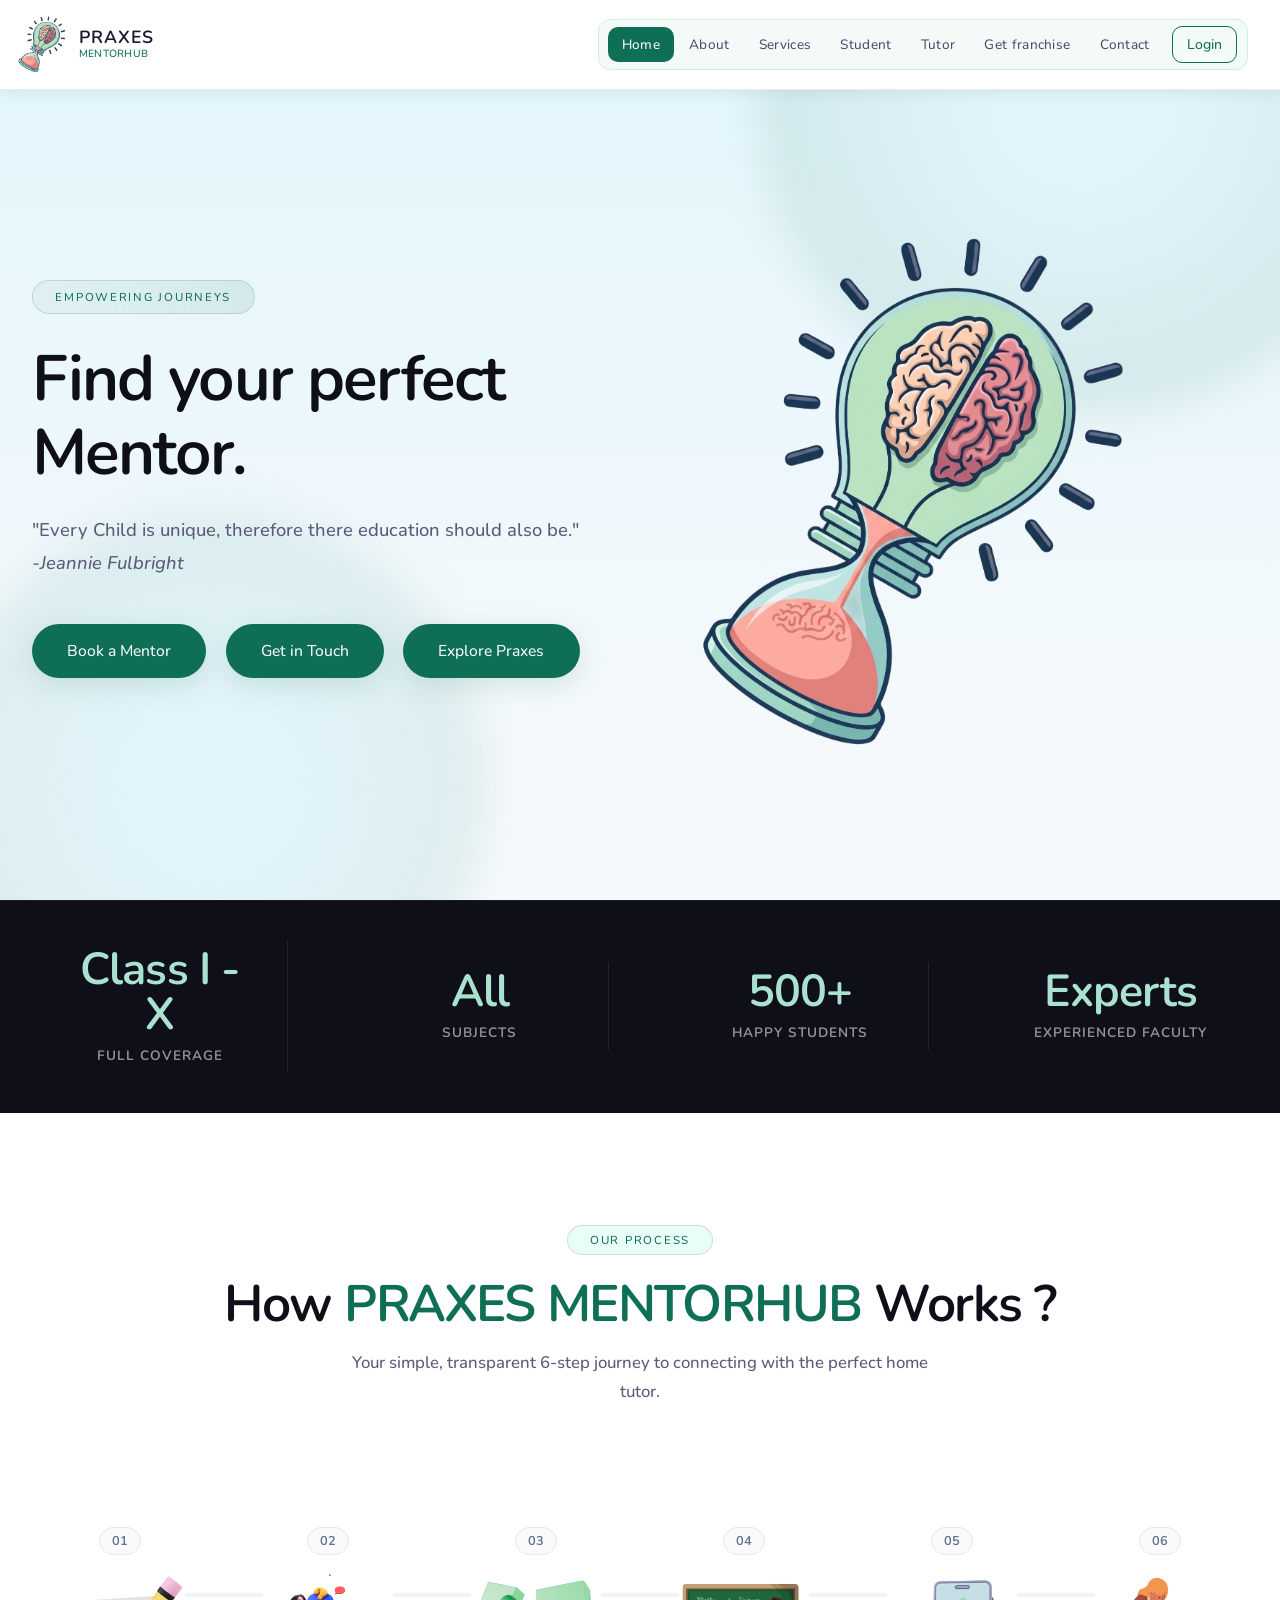
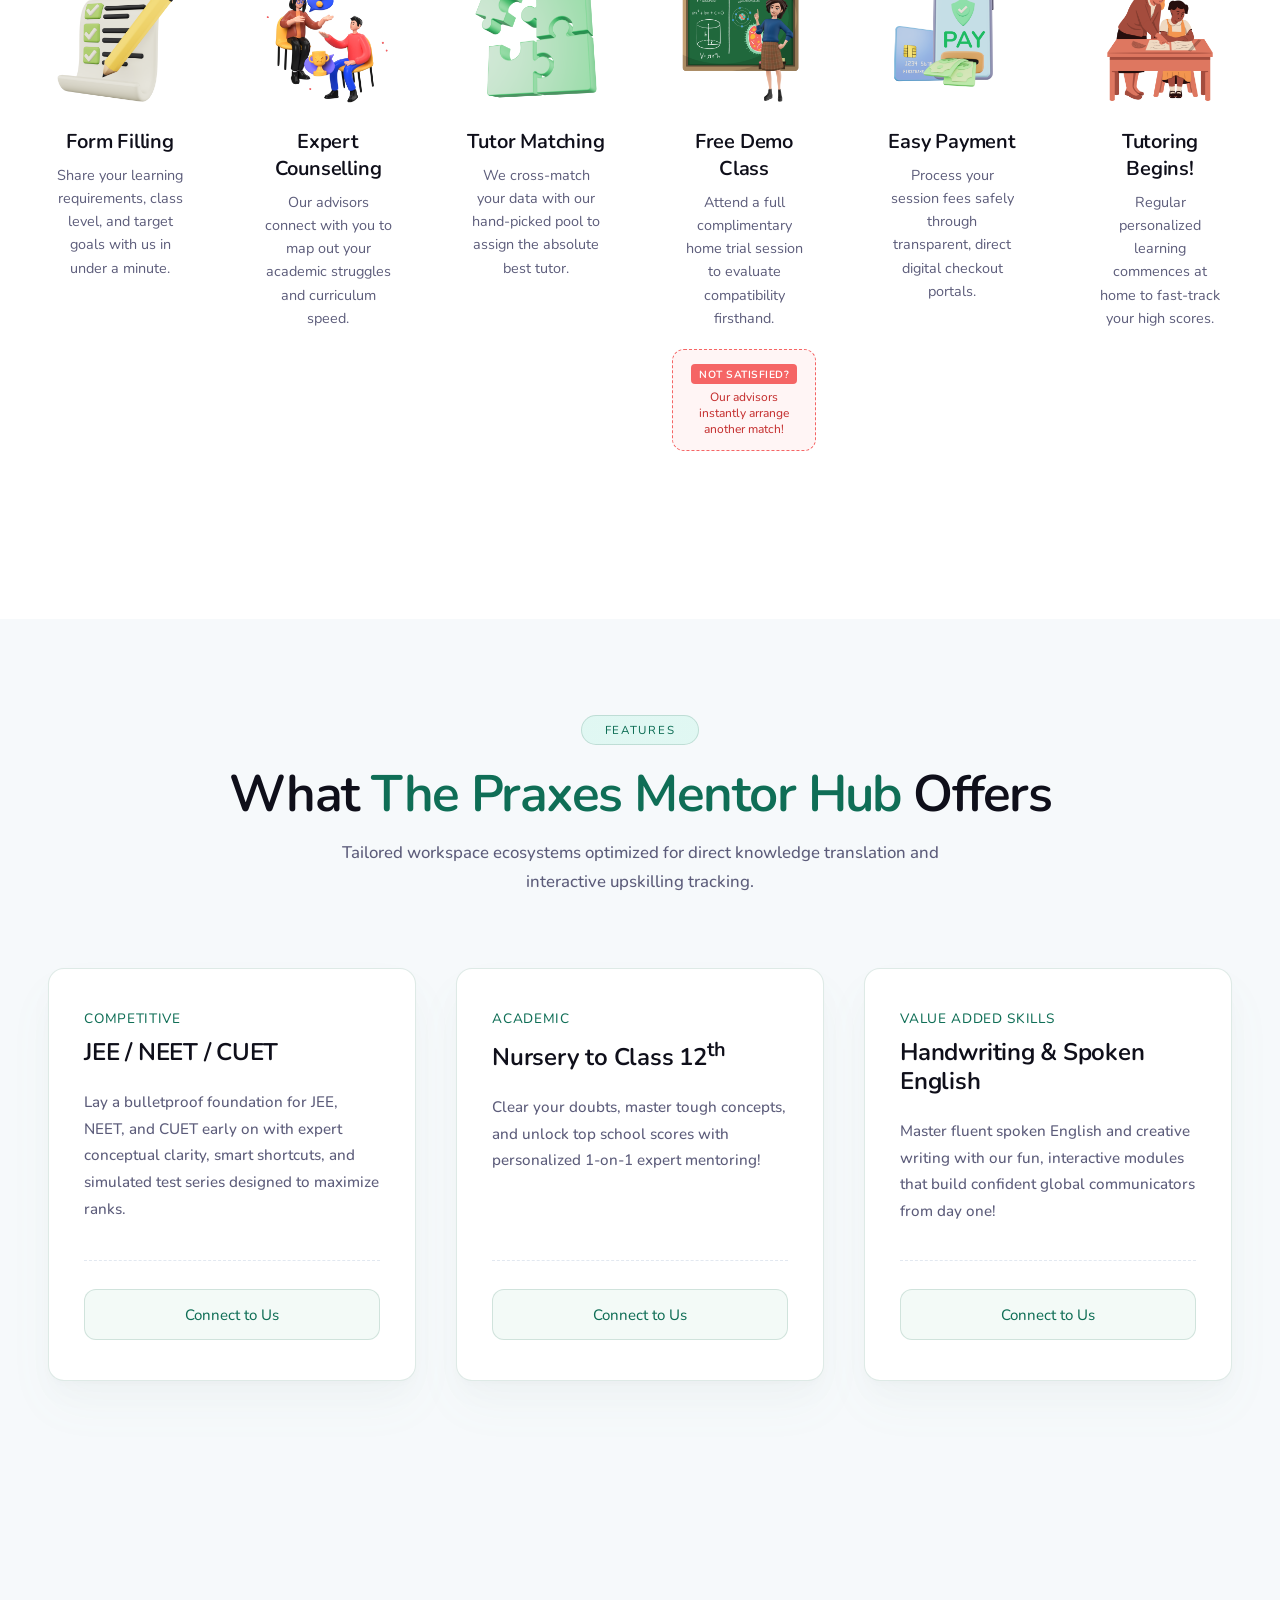
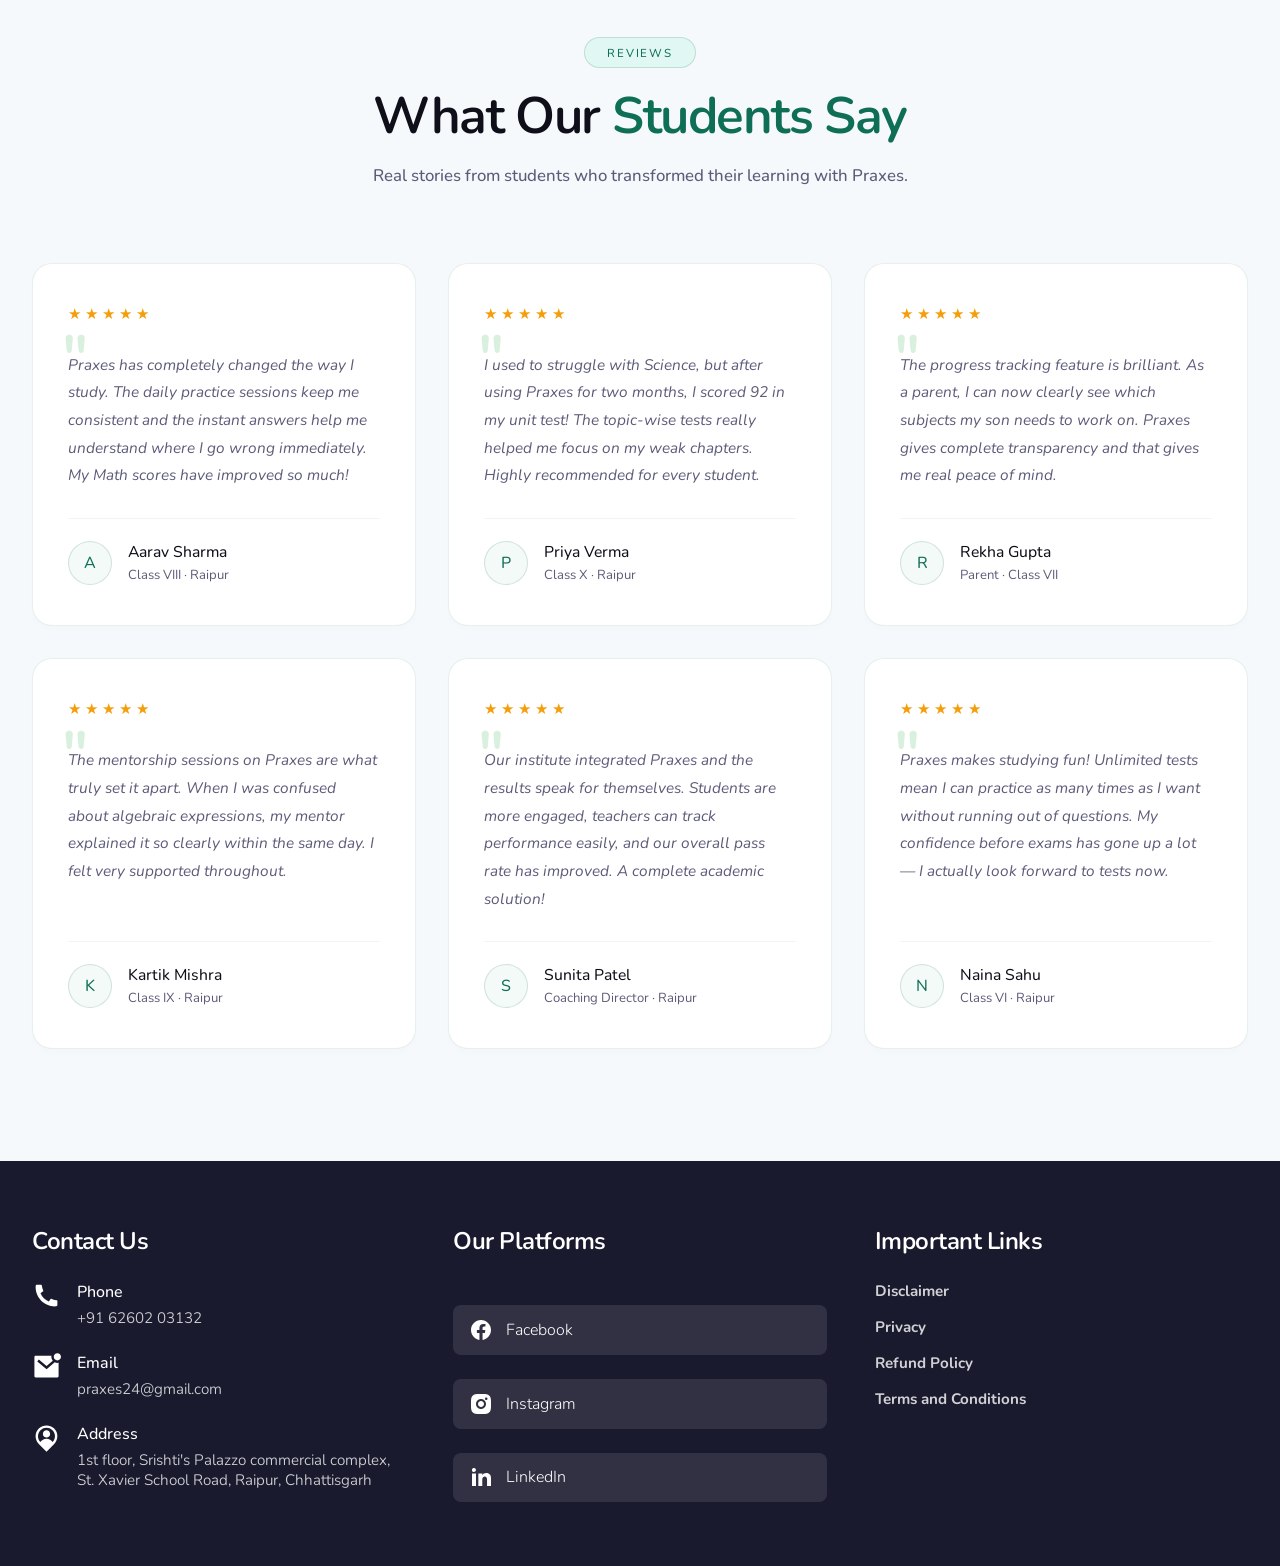
<file: index.html>
<!DOCTYPE html>
<html lang="en">
<head>
    <meta charset="UTF-8">
    <meta name="viewport" content="width=device-width, initial-scale=1.0">
    <title>PRAXES MENTORHUB — Connect, Learn, and Grow</title>
    <link rel="stylesheet" href="navbar.css">
    <link rel="stylesheet" href="style.css">
    <link rel="stylesheet" href="loader.css">
    <link rel="stylesheet" href="footer.css">
</head>
<body>

    <div id="preloader">
        <div class="loader-content-container">
            <div id="loader-text">PRAXES MENTORHUB</div>
            <div id="loader-logo-image">
                <img src="logo.png" alt="PRAXES MENTORHUB Branding Logo">
            </div>
        </div>
    </div>

    <header id="header">
        <a href="index.html" id="logo">
            <img src="logo.png" alt="PRAXES MENTORHUB Logo">
            <div class="logo-name">
                <h3>PRAXES</h3>
                <h5>MENTORHUB</h5>
            </div>
        </a>

        <div class="menu-container">
            <nav id="menu">
                <a href="index.html"><button class="btn active">Home</button></a>
                <a href="about.html"><button class="btn">About</button></a>
                <a href="services.html"><button class="btn">Services</button></a>
                <a href="student_form.html"><button class="btn">Student</button></a>
                <a href="tutor_form.html"><button class="btn">Tutor</button></a>
                <a href="get_franchise.html"><button class="btn">Get franchise</button></a>
                <a href="contact.html"><button class="btn">Contact</button></a>
                <div class="profile-wrapper">
                    <a href="login.html" class="nav-login-btn">Login</a>
                </div>
            </nav>
        </div>

        <div class="menu-open-close" id="mobileMenuBtn" aria-label="Toggle Navigation">
            <img class="mobile-icon-asset menu-icon" src="menu.svg" alt="Open Menu" />
            <img class="mobile-icon-asset close-icon" src="close.svg" alt="Close Menu" />
        </div>

        <div id="mobileMenuDrawer" class="mobile-drawer-wrapper">
            <a href="login.html" class="nav-login-btn">Login</a>
            <div class="menu-divider"></div>
            <a href="index.html" class="mobile-link active">Home</a>
            <a href="about.html" class="mobile-link">About</a>
            <a href="services.html" class="mobile-link">Services</a>
            <a href="student_form.html" class="mobile-link">Student</a>
            <a href="tutor_form.html" class="mobile-link">Tutor</a>
            <a href="get_franchise.html" class="mobile-link">Get franchise</a>
            <a href="contact.html" class="mobile-link">Contact</a>
        </div>
    </header>

    <main id="main">
        <section class="page1">
            <div class="hero">
                <div class="hero__content">
                    <div class="hero__badge">Empowering Journeys</div>
                    <h1 class="hero__title">Find your perfect Mentor.</h1>
                    <p class="hero__subtitle">
                        "Every Child is unique, therefore there education should also be."<br>
                        <i>-Jeannie Fulbright</i>
                    </p>
                    <div class="hero__actions">
                        <a href="student_form.html" class="cta-btn primary">Book a Mentor</a>
                        <a href="contact.html" class="cta-btn primary">Get in Touch</a>
                        <a href="https://praxes.in" class="cta-btn primary">Explore Praxes</a>
                    </div>
                </div>
                <div class="hero__visual">
                    <div class="hanging-bulb-fixture">
                        <span class="fixture-wire"></span>
                        <div class="bulb-element">
                            <img src="logo.png" alt="Praxes Core Bulb Identity" />
                        </div>
                    </div>
                </div>
            </div>
        </section>

        <section class="stats-bar">
            <div class="stat-item">
                <span class="stat-number">Class I - X</span>
                <span class="stat-label">Full Coverage</span>
            </div>
            <div class="stat-item">
                <span class="stat-number">All</span>
                <span class="stat-label">Subjects</span>
            </div>
            <div class="stat-item">
                <span class="stat-number">500+</span>
                <span class="stat-label">Happy Students</span>
            </div>
            <div class="stat-item">
                <span class="stat-number">Experts</span>
                <span class="stat-label">Experienced Faculty</span>
            </div>
        </section>

        <section class="workflow-section">
            <header class="section-header">
                <div class="section-label">Our Process</div>
                <h2 class="section-title">How <span>PRAXES MENTORHUB</span> Works ?</h2>
                <p class="section-subtitle">Your simple, transparent 6-step journey to connecting with the perfect home tutor.</p>
                <div class="section-underline"></div>
            </header>
            <div class="workflow-timeline-wrapper">
                <div class="timeline-progress-line"></div>
                <div class="workflow-step-card">
                    <div class="step-badge">01</div>
                    <div class="step-image-frame">
                        <img src="step1.png" alt="Form Filling">
                    </div>
                    <div class="step-text-block">
                        <h3 class="step-title">Form Filling</h3>
                        <p class="step-desc">Share your learning requirements, class level, and target goals with us in under a minute.</p>
                    </div>
                </div>
                <div class="workflow-step-card" id="step-counselling">
                    <div class="step-badge">02</div>
                    <div class="step-image-frame">
                        <img src="step2.png" alt="Expert Counselling">
                    </div>
                    <div class="step-text-block">
                        <h3 class="step-title">Expert Counselling</h3>
                        <p class="step-desc">Our advisors connect with you to map out your academic struggles and curriculum speed.</p>
                    </div>
                </div>
                <div class="workflow-step-card">
                    <div class="step-badge">03</div>
                    <div class="step-image-frame">
                        <img src="step3.png" alt="Tutor Matching">
                    </div>
                    <div class="step-text-block">
                        <h3 class="step-title">Tutor Matching</h3>
                        <p class="step-desc">We cross-match your data with our hand-picked pool to assign the absolute best tutor.</p>
                    </div>
                </div>
                <div class="workflow-step-card" id="step-demo">
                    <div class="step-badge">04</div>
                    <div class="step-image-frame">
                        <img src="step4.png" alt="Free Demo Class">
                    </div>
                    <div class="step-text-block">
                        <h3 class="step-title">Free Demo Class</h3>
                        <p class="step-desc">Attend a full complimentary home trial session to evaluate compatibility firsthand.</p>
                        <div class="satisfaction-loop-alert">
                            <span class="loop-tag">Not Satisfied?</span>
                            <p>Our advisors instantly arrange another match!</p>
                        </div>
                    </div>
                </div>
                <div class="workflow-step-card">
                    <div class="step-badge">05</div>
                    <div class="step-image-frame">
                        <img src="step5.png" alt="Easy Payment">
                    </div>
                    <div class="step-text-block">
                        <h3 class="step-title">Easy Payment</h3>
                        <p class="step-desc">Process your session fees safely through transparent, direct digital checkout portals.</p>
                    </div>
                </div>
                <div class="workflow-step-card">
                    <div class="step-badge">06</div>
                    <div class="step-image-frame">
                        <img src="step6.png" alt="Tutoring Begins">
                    </div>
                    <div class="step-text-block">
                        <h3 class="step-title">Tutoring Begins!</h3>
                        <p class="step-desc">Regular personalized learning commences at home to fast-track your high scores.</p>
                    </div>
                </div>
            </div>
        </section>

        <section class="page2">
            <header class="section-header">
                <div class="section-label">Features</div>
                <h2 class="section-title">What <span>The Praxes Mentor Hub</span> Offers</h2>
                <p class="section-subtitle">Tailored workspace ecosystems optimized for direct knowledge translation and interactive upskilling tracking.</p>
                <div class="section-underline"></div>
            </header>
            <div class="cards">
                <div class="card">
                    <div class="courses">
                        <h4>Competitive</h4>
                    </div>
                    <h3 class="chapter">JEE / NEET / CUET</h3>
                    <p class="sub-topic">Lay a bulletproof foundation for JEE, NEET, and CUET early on with expert conceptual clarity, smart shortcuts, and simulated test series designed to maximize ranks.</p>
                    <a href="sevivce.html" class="join-btn">Connect to Us</a>
                </div>
                <div class="card">
                    <div class="courses">
                        <h4>Academic</h4>
                    </div>
                    <h3 class="chapter">Nursery to Class 12<sup>th</sup></h3>
                    <p class="sub-topic">Clear your doubts, master tough concepts, and unlock top school scores with personalized 1-on-1 expert mentoring!</p>
                    <a href="service.html" class="join-btn">Connect to Us</a>
                </div>
                <div class="card">
                    <div class="courses">
                        <h4>Value Added Skills</h4>
                    </div>
                    <h3 class="chapter">Handwriting &amp; Spoken English</h3>
                    <p class="sub-topic">Master fluent spoken English and creative writing with our fun, interactive modules that build confident global communicators from day one!</p>
                    <a href="service.html" class="join-btn">Connect to Us</a>
                </div>
            </div>
        </section>

        <section class="testimonials-section">
            <div class="section-header">
                <span class="section-label">Reviews</span>
                <h2 class="section-title">What Our <span>Students Say</span></h2>
                <div class="section-underline"></div>
                <p class="section-subtitle" style="margin-top: 1rem">
                    Real stories from students who transformed their learning with Praxes.
                </p>
            </div>
            <div class="testimonials-grid">
                <div class="testimonial-card">
                    <div class="stars">&#9733;&#9733;&#9733;&#9733;&#9733;</div>
                    <p class="testimonial-text">
                        Praxes has completely changed the way I study. The daily practice sessions keep me consistent and the instant answers help me understand where I go wrong immediately. My Math scores have improved so much!
                    </p>
                    <div class="testimonial-author">
                        <div class="author-avatar">A</div>
                        <div>
                            <p class="author-name">Aarav Sharma</p>
                            <span class="author-class">Class VIII &middot; Raipur</span>
                        </div>
                    </div>
                </div>
                <div class="testimonial-card">
                    <div class="stars">&#9733;&#9733;&#9733;&#9733;&#9733;</div>
                    <p class="testimonial-text">
                        I used to struggle with Science, but after using Praxes for two months, I scored 92 in my unit test! The topic-wise tests really helped me focus on my weak chapters. Highly recommended for every student.
                    </p>
                    <div class="testimonial-author">
                        <div class="author-avatar">P</div>
                        <div>
                            <p class="author-name">Priya Verma</p>
                            <span class="author-class">Class X &middot; Raipur</span>
                        </div>
                    </div>
                </div>
                <div class="testimonial-card">
                    <div class="stars">&#9733;&#9733;&#9733;&#9733;&#9733;</div>
                    <p class="testimonial-text">
                        The progress tracking feature is brilliant. As a parent, I can now clearly see which subjects my son needs to work on. Praxes gives complete transparency and that gives me real peace of mind.
                    </p>
                    <div class="testimonial-author">
                        <div class="author-avatar">R</div>
                        <div>
                            <p class="author-name">Rekha Gupta</p>
                            <span class="author-class">Parent &middot; Class VII</span>
                        </div>
                    </div>
                </div>
                <div class="testimonial-card">
                    <div class="stars">&#9733;&#9733;&#9733;&#9733;&#9733;</div>
                    <p class="testimonial-text">
                        The mentorship sessions on Praxes are what truly set it apart. When I was confused about algebraic expressions, my mentor explained it so clearly within the same day. I felt very supported throughout.
                    </p>
                    <div class="testimonial-author">
                        <div class="author-avatar">K</div>
                        <div>
                            <p class="author-name">Kartik Mishra</p>
                            <span class="author-class">Class IX &middot; Raipur</span>
                        </div>
                    </div>
                </div>
                <div class="testimonial-card">
                    <div class="stars">&#9733;&#9733;&#9733;&#9733;&#9733;</div>
                    <p class="testimonial-text">
                        Our institute integrated Praxes and the results speak for themselves. Students are more engaged, teachers can track performance easily, and our overall pass rate has improved. A complete academic solution!
                    </p>
                    <div class="testimonial-author">
                        <div class="author-avatar">S</div>
                        <div>
                            <p class="author-name">Sunita Patel</p>
                            <span class="author-class">Coaching Director &middot; Raipur</span>
                        </div>
                    </div>
                </div>
                <div class="testimonial-card">
                    <div class="stars">&#9733;&#9733;&#9733;&#9733;&#9733;</div>
                    <p class="testimonial-text">
                        Praxes makes studying fun! Unlimited tests mean I can practice as many times as I want without running out of questions. My confidence before exams has gone up a lot — I actually look forward to tests now.
                    </p>
                    <div class="testimonial-author">
                        <div class="author-avatar">N</div>
                        <div>
                            <p class="author-name">Naina Sahu</p>
                            <span class="author-class">Class VI &middot; Raipur</span>
                        </div>
                    </div>
                </div>
            </div>
        </section>
    </main>

    <footer id="footer">
        <div class="contact-us">
            <h3>Contact Us</h3>
            <div class="contacts">
                <div class="contact-details">
                    <img src="phone.svg" alt="" />
                    <div class="contact">
                        <h4 class="contact-title">Phone</h4>
                        <h5>+91 62602 03132</h5>
                    </div>
                </div>
                <div class="contact-details">
                    <img src="mail.svg" alt="" />
                    <div class="contact">
                        <h4 class="contact-title">Email</h4>
                        <h5>praxes24@gmail.com</h5>
                    </div>
                </div>
                <div class="contact-details">
                    <img src="map.svg" alt="" />
                    <div class="contact">
                        <h4 class="contact-title">Address</h4>
                        <h5>1st floor, Srishti's Palazzo commercial complex, St. Xavier School Road, Raipur, Chhattisgarh</h5>
                    </div>
                </div>
            </div>
        </div>
        <div class="social-platforms">
            <h3>Our Platforms</h3>
            <div class="platform">
                <img src="Facebook.svg" alt="" />
                <h4>Facebook</h4>
            </div>
            <div class="platform">
                <img src="instagram.svg" alt="" />
                <h4>Instagram</h4>
            </div>
            <div class="platform">
                <img src="LinkedIn.svg" alt="" />
                <h4>LinkedIn</h4>
            </div>
        </div>
        <div class="what-offer">
            <h3>Important Links</h3>
            <div class="offers">
                <a href="disclaimer"><h4>Disclaimer</h4></a>
                <a href="privacy"><h4>Privacy</h4></a>
                <a href="refund_policy"><h4>Refund Policy</h4></a>
                <a href="terms_and_condition"><h4>Terms and Conditions</h4></a>
            </div>
        </div>
    </footer>

    <script src="script.js"></script>
</body>
</html>
</file>
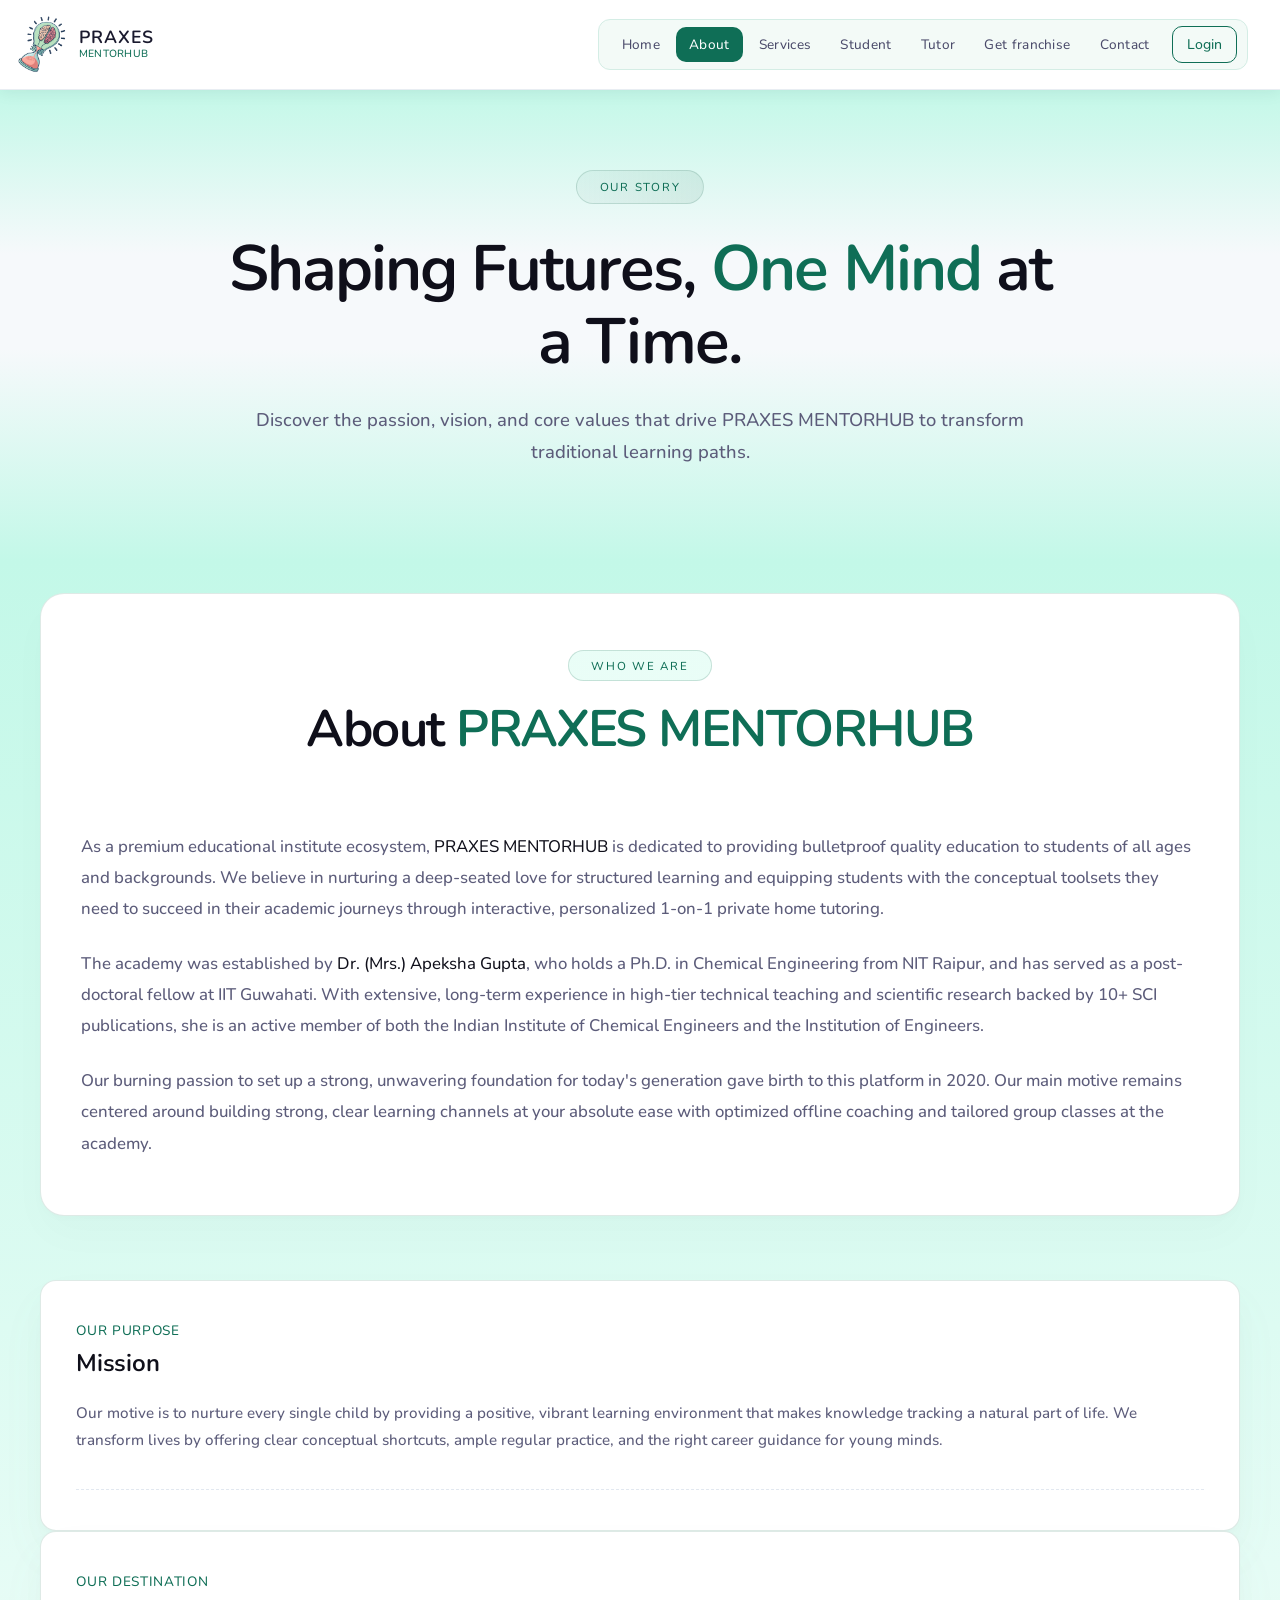
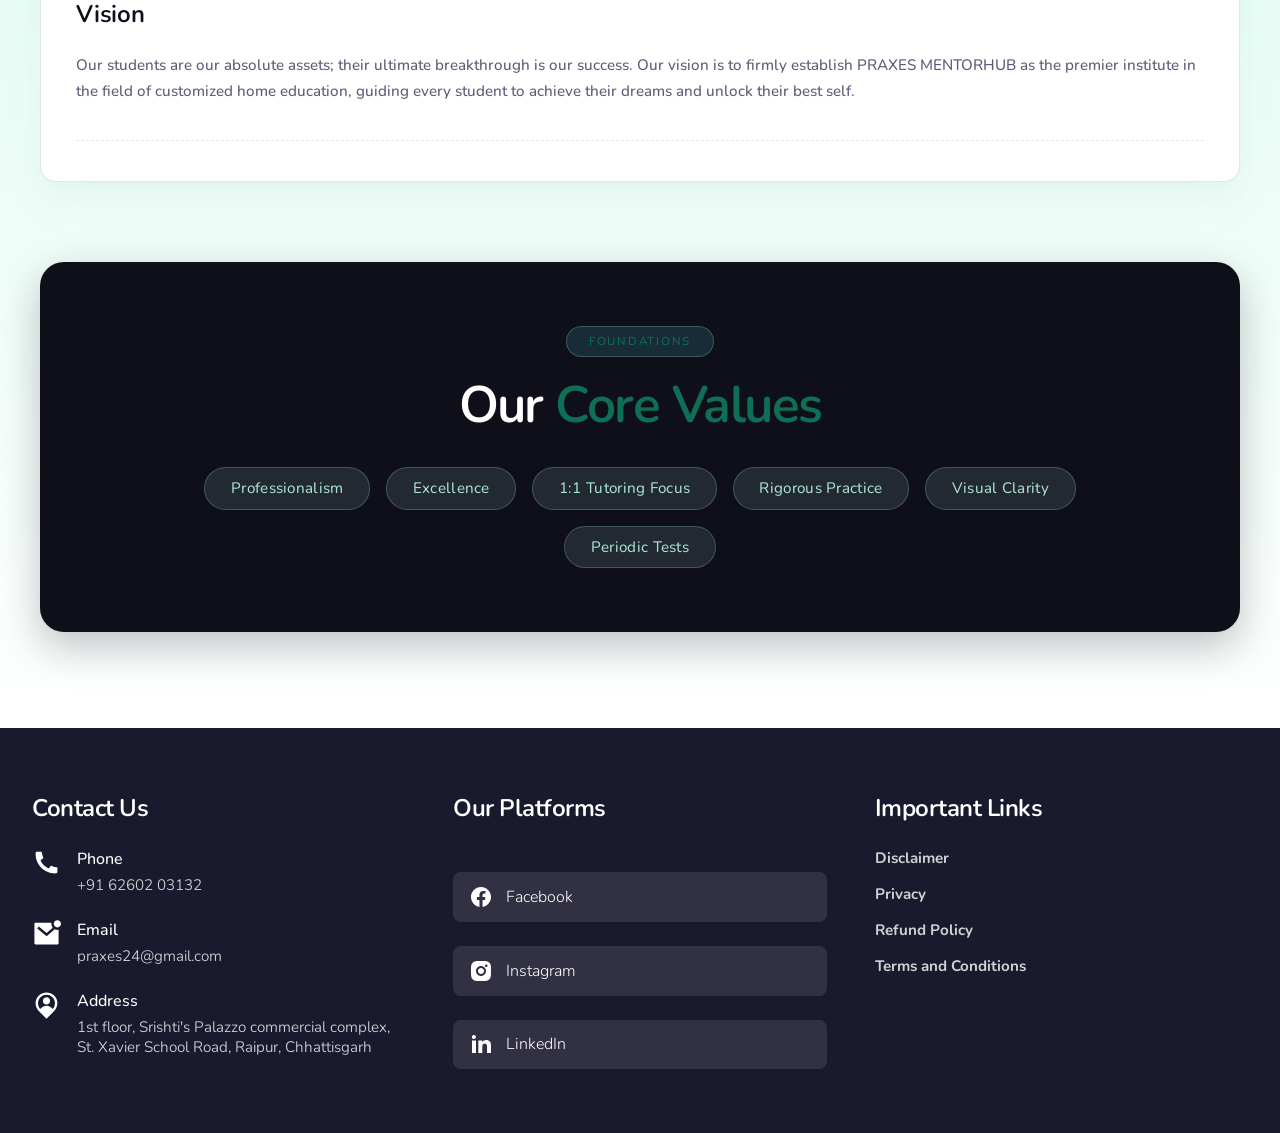
<file: about.html>
<!DOCTYPE html>
<html lang="en">
<head>
    <meta charset="UTF-8">
    <meta name="viewport" content="width=device-width, initial-scale=1.0">
    <title>About Us — PRAXES MENTORHUB</title>
    <link rel="stylesheet" href="navbar.css">
    <link rel="stylesheet" href="style.css">
    <link rel="stylesheet" href="about.css">
    <link rel="stylesheet" href="footer.css">
</head>
<body>

    <header id="header">
        <a href="index.html" id="logo">
            <img src="logo.png" alt="PRAXES MENTORHUB Logo">
            <div class="logo-name">
                <h3>PRAXES</h3>
                <h5>MENTORHUB</h5>
            </div>
        </a>

        <div class="menu-container">
            <nav id="menu">
                <a href="index.html"><button class="btn">Home</button></a>
                <a href="about.html"><button class="btn active">About</button></a>
                <a href="services.html"><button class="btn">Services</button></a>
                <a href="student_form.html"><button class="btn">Student</button></a>
                <a href="tutor_form.html"><button class="btn">Tutor</button></a>
                <a href="get_franchise.html"><button class="btn">Get franchise</button></a>
                <a href="contact.html"><button class="btn">Contact</button></a>
                <div class="profile-wrapper">
                    <a href="login.html" class="nav-login-btn">Login</a>
                </div>
            </nav>
        </div>

        <div class="menu-open-close" id="mobileMenuBtn" aria-label="Toggle Navigation">
            <img class="mobile-icon-asset menu-icon" src="menu.svg" alt="Open Menu" />
            <img class="mobile-icon-asset close-icon" src="close.svg" alt="Close Menu" />
        </div>

        <div id="mobileMenuDrawer" class="mobile-drawer-wrapper">
            <a href="login.html" class="nav-login-btn">Login</a>
            <div class="menu-divider"></div>
            <a href="index.html" class="mobile-link">Home</a>
            <a href="about.html" class="mobile-link active">About</a>
            <a href="services.html" class="mobile-link">Services</a>
            <a href="student_form.html" class="mobile-link">Student</a>
            <a href="tutor_form.html" class="mobile-link">Tutor</a>
            <a href="get_franchise.html" class="mobile-link">Get franchise</a>
            <a href="contact.html" class="mobile-link">Contact</a>
        </div>
    </header>

    <main id="main">
        
        <section class="about-hero">
            <div class="about-hero__content">
                <div class="hero__badge">Our Story</div>
                <h1 class="hero__title">Shaping Futures, <span>One Mind</span> at a Time.</h1>
                <p class="hero__subtitle">
                    Discover the passion, vision, and core values that drive PRAXES MENTORHUB to transform traditional learning paths.
                </p>
            </div>
        </section>

        <section class="about-narrative">
            <div class="about-container">
                
                <div class="narrative-main">
                    <header class="section-header">
                        <div class="section-label">Who We Are</div>
                        <h2 class="section-title">About <span>PRAXES MENTORHUB</span></h2>
                        <div class="section-underline"></div>
                    </header>
                    <p class="narrative-p">As a premium educational institute ecosystem, <strong>PRAXES MENTORHUB</strong> is dedicated to providing bulletproof quality education to students of all ages and backgrounds. We believe in nurturing a deep-seated love for structured learning and equipping students with the conceptual toolsets they need to succeed in their academic journeys through interactive, personalized 1-on-1 private home tutoring.</p>
                    <p class="narrative-p">The academy was established by <strong>Dr. (Mrs.) Apeksha Gupta</strong>, who holds a Ph.D. in Chemical Engineering from NIT Raipur, and has served as a post-doctoral fellow at IIT Guwahati. With extensive, long-term experience in high-tier technical teaching and scientific research backed by 10+ SCI publications, she is an active member of both the Indian Institute of Chemical Engineers and the Institution of Engineers.</p>
                    <p class="narrative-p">Our burning passion to set up a strong, unwavering foundation for today's generation gave birth to this platform in 2020. Our main motive remains centered around building strong, clear learning channels at your absolute ease with optimized offline coaching and tailored group classes at the academy.</p>
                </div>

                <div class="cards about-cards-grid">
                    <div class="card">
                        <div class="courses">
                            <h4>Our Purpose</h4>
                        </div>
                        <h3 class="chapter">Mission</h3>
                        <p class="sub-topic">Our motive is to nurture every single child by providing a positive, vibrant learning environment that makes knowledge tracking a natural part of life. We transform lives by offering clear conceptual shortcuts, ample regular practice, and the right career guidance for young minds.</p>
                    </div>

                    <div class="card">
                        <div class="courses">
                            <h4>Our Destination</h4>
                        </div>
                        <h3 class="chapter">Vision</h3>
                        <p class="sub-topic">Our students are our absolute assets; their ultimate breakthrough is our success. Our vision is to firmly establish PRAXES MENTORHUB as the premier institute in the field of customized home education, guiding every student to achieve their dreams and unlock their best self.</p>
                    </div>
                </div>

                <div class="values-ribbon">
                    <div class="section-header" style="margin-bottom: 2rem;">
                        <div class="section-label" style="background-color: #1a1a2e;">Foundations</div>
                        <h2 class="section-title" style="color: #ffffff;">Our <span>Core Values</span></h2>
                    </div>
                    <div class="values-grid">
                        <div class="value-pill">Professionalism</div>
                        <div class="value-pill">Excellence</div>
                        <div class="value-pill">1:1 Tutoring Focus</div>
                        <div class="value-pill">Rigorous Practice</div>
                        <div class="value-pill">Visual Clarity</div>
                        <div class="value-pill">Periodic Tests</div>
                    </div>
                </div>

            </div>
        </section>
    </main>

    <footer id="footer">
        <div class="contact-us">
            <h3>Contact Us</h3>
            <div class="contacts">
                <div class="contact-details">
                    <img src="phone.svg" alt="" />
                    <div class="contact">
                        <h4 class="contact-title">Phone</h4>
                        <h5>+91 62602 03132</h5>
                    </div>
                </div>
                <div class="contact-details">
                    <img src="mail.svg" alt="" />
                    <div class="contact">
                        <h4 class="contact-title">Email</h4>
                        <h5>praxes24@gmail.com</h5>
                    </div>
                </div>
                <div class="contact-details">
                    <img src="map.svg" alt="" />
                    <div class="contact">
                        <h4 class="contact-title">Address</h4>
                        <h5>1st floor, Srishti's Palazzo commercial complex, St. Xavier School Road, Raipur, Chhattisgarh</h5>
                    </div>
                </div>
            </div>
        </div>
        <div class="social-platforms">
            <h3>Our Platforms</h3>
            <div class="platform">
                <img src="Facebook.svg" alt="" />
                <h4>Facebook</h4>
            </div>
            <div class="platform">
                <img src="instagram.svg" alt="" />
                <h4>Instagram</h4>
            </div>
            <div class="platform">
                <img src="LinkedIn.svg" alt="" />
                <h4>LinkedIn</h4>
            </div>
        </div>
        <div class="what-offer">
            <h3>Important Links</h3>
            <div class="offers">
                <a href="disclaimer"><h4>Disclaimer</h4></a>
                <a href="privacy"><h4>Privacy</h4></a>
                <a href="refund_policy"><h4>Refund Policy</h4></a>
                <a href="terms_and_condition"><h4>Terms and Conditions</h4></a>
            </div>
        </div>
    </footer>

    <script src="script.js"></script>
</body>
</html>
</file>
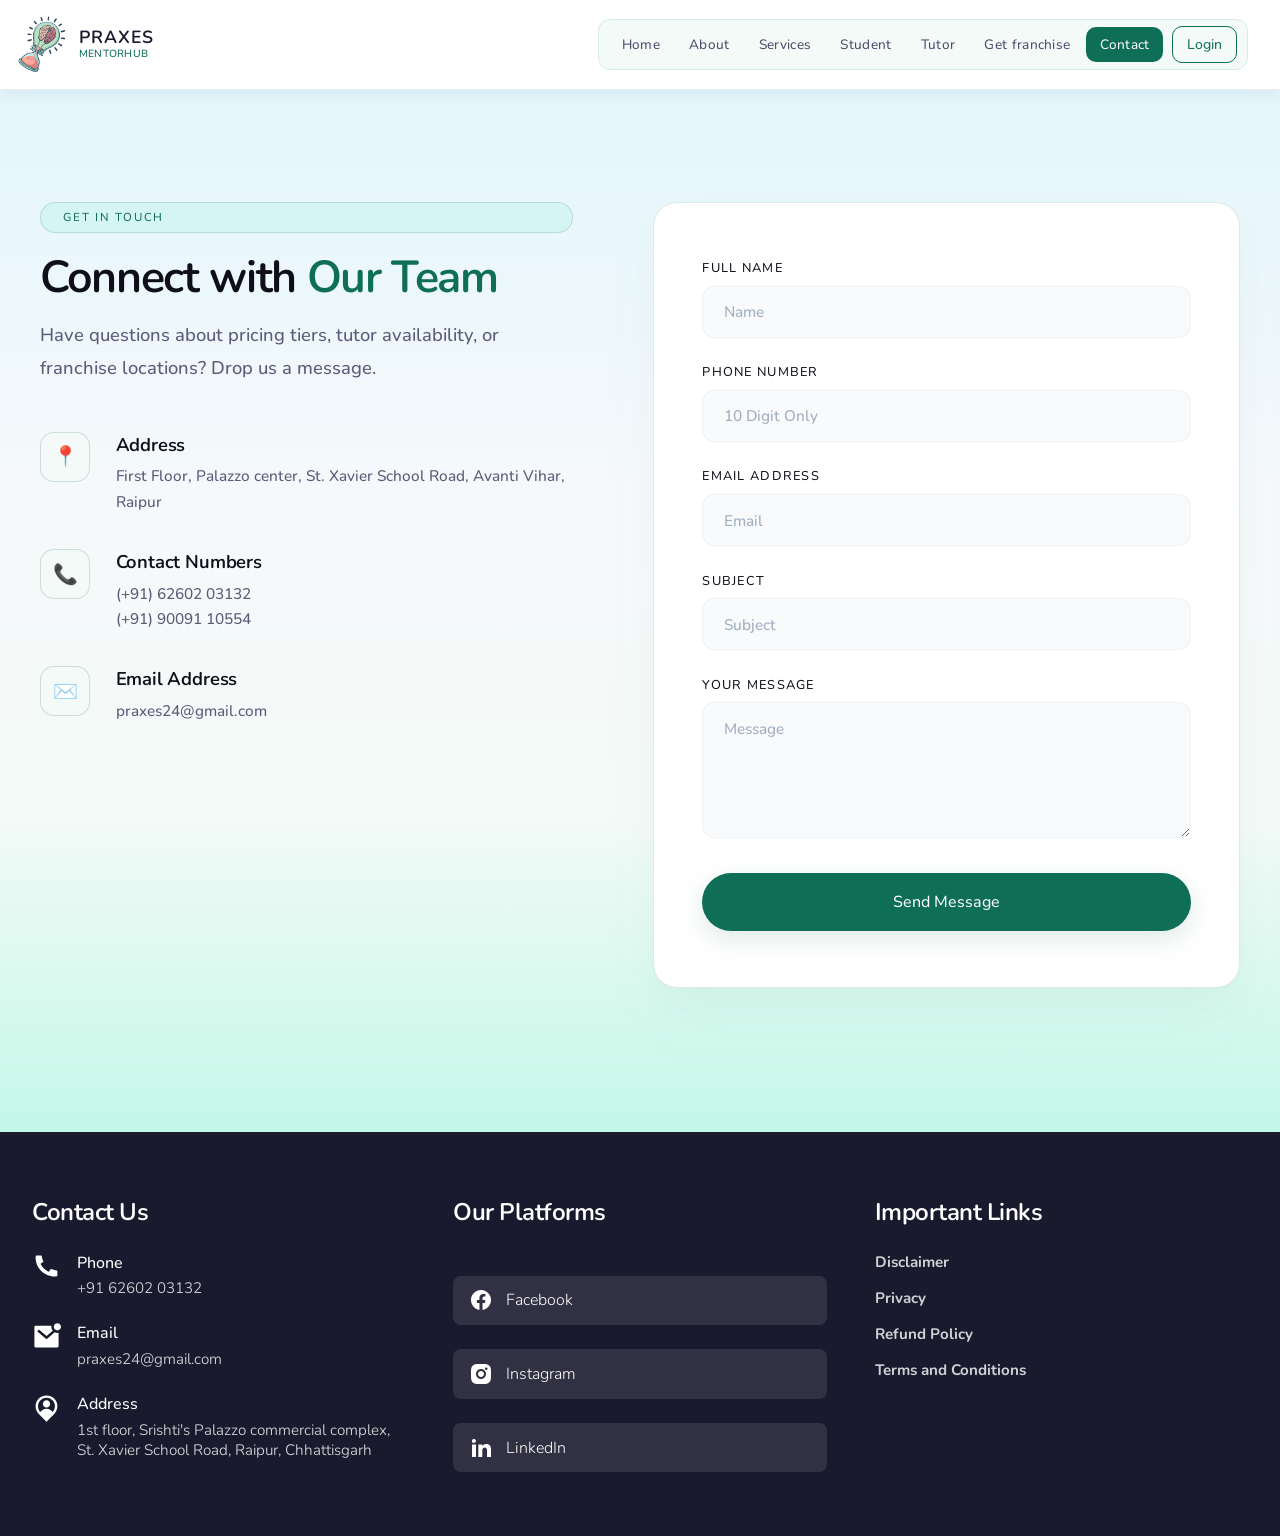
<file: contact.html>
<!DOCTYPE html>
<html lang="en">
<head>
    <meta charset="UTF-8">
    <meta name="viewport" content="width=device-width, initial-scale=1.0">
    <title>Contact Us — PRAXES MENTORHUB</title>
    <link rel="stylesheet" href="navbar.css">
    <link rel="stylesheet" href="style.css">
    <link rel="stylesheet" href="contact.css">
    <link rel="stylesheet" href="footer.css">
</head>
<body>


    <header id="header">
        <a href="index.html" id="logo">
            <img src="logo.png" alt="PRAXES MENTORHUB Logo">
            <div class="logo-name">
                <h3>PRAXES</h3>
                <h5>MENTORHUB</h5>
            </div>
        </a>


        <div class="menu-container">
            <nav id="menu">
                <a href="index.html"><button class="btn">Home</button></a>
                <a href="about.html"><button class="btn">About</button></a>
                <a href="services.html"><button class="btn">Services</button></a>
                <a href="student_form.html"><button class="btn">Student</button></a>
                <a href="tutor_form.html"><button class="btn">Tutor</button></a>
                <a href="get_franchise.html"><button class="btn">Get franchise</button></a>
                <a href="contact.html"><button class="btn active">Contact</button></a>
                <div class="profile-wrapper">
                    <a href="login.html" class="nav-login-btn">Login</a>
                </div>
            </nav>
        </div>


        <div class="menu-open-close" id="mobileMenuBtn" aria-label="Toggle Navigation">
            <img class="mobile-icon-asset menu-icon" src="menu.svg" alt="Open Menu" />
            <img class="mobile-icon-asset close-icon" src="close.svg" alt="Close Menu" />
        </div>


        <div id="mobileMenuDrawer" class="mobile-drawer-wrapper">
            <a href="login.html" class="nav-login-btn">Login</a>
            <div class="menu-divider"></div>
            <a href="index.html" class="mobile-link">Home</a>
            <a href="about.html" class="mobile-link">About</a>
            <a href="services.html" class="mobile-link">Services</a>
            <a href="student_form.html" class="mobile-link">Student</a>
            <a href="tutor_form.html" class="mobile-link">Tutor</a>
            <a href="get_franchise.html" class="mobile-link">Get franchise</a>
            <a href="contact.html" class="mobile-link active">Contact</a>
        </div>
    </header>

    <main id="main">
        <section class="contact-section">
            <div class="contact-container">
                
                <!-- Left Column: Premium Structural Address Deck -->
                <div class="contact-info-deck">
                    <div class="section-label">Get In Touch</div>
                    <h1 class="hero__title" style="font-size: 2.8rem; margin-bottom: 1rem;">Connect with <span>Our Team</span></h1>
                    <p class="hero__subtitle" style="margin-bottom: 3rem;">Have questions about pricing tiers, tutor availability, or franchise locations? Drop us a message.</p>
                    
                    <div class="info-block-item">
                        <div class="info-icon-circle">📍</div>
                        <div class="info-details">
                            <h4>Address</h4>
                            <p>First Floor, Palazzo center, St. Xavier School Road, Avanti Vihar, Raipur</p>
                        </div>
                    </div>

                    <div class="info-block-item">
                        <div class="info-icon-circle">📞</div>
                        <div class="info-details">
                            <h4>Contact Numbers</h4>
                            <p>(+91) 62602 03132 <br>
                                (+91) 90091 10554</p>
                        </div>
                    </div>

                    <div class="info-block-item">
                        <div class="info-icon-circle">✉️</div>
                        <div class="info-details">
                            <h4>Email Address</h4>
                            <p>praxes24@gmail.com</p>
                        </div>
                    </div>
                </div>

                <!-- Right Column: Minimalist Forms Engine -->
                <div class="contact-form-wrapper">
                    <form class="premium-contact-form" action="action.php">
                        <div class="form-group">
                            <label for="form-name">Full Name</label>
                            <input type="text" id="form-name" name="name" placeholder="Name" required />
                        </div>

                        <div class="form-group">
                            <label for="form-phone">Phone Number</label>
                            <input type="tel" id="form-phone" name="phone" placeholder="10 Digit Only" pattern="[0-9]{10}" required />
                        </div>

                        <div class="form-group">
                            <label for="form-email">Email Address</label>
                            <input type="email" id="form-email" name="email" placeholder="Email" required />
                        </div>

                        <div class="form-group">
                            <label for="form-subject">Subject</label>
                            <input type="text" id="form-subject" name="subject" placeholder="Subject" required />
                        </div>

                        <div class="form-group">
                            <label for="form-message">Your Message</label>
                            <textarea id="form-message" name="message" rows="5" placeholder="Message" required></textarea>
                        </div>

                        <button type="submit" class="cta-btn primary form-submit-btn">
                            Send Message
                        </button>
                    </form>
                </div>

            </div>
        </section>
    </main>

    <footer id="footer">
        <div class="contact-us">
            <h3>Contact Us</h3>
            <div class="contacts">
                <div class="contact-details">
                    <img src="phone.svg" alt="" />
                    <div class="contact">
                        <h4 class="contact-title">Phone</h4>
                        <h5>+91 62602 03132</h5>
                    </div>
                </div>
                <div class="contact-details">
                    <img src="mail.svg" alt="" />
                    <div class="contact">
                        <h4 class="contact-title">Email</h4>
                        <h5>praxes24@gmail.com</h5>
                    </div>
                </div>
                <div class="contact-details">
                    <img src="map.svg" alt="" />
                    <div class="contact">
                        <h4 class="contact-title">Address</h4>
                        <h5>1st floor, Srishti's Palazzo commercial complex, St. Xavier School Road, Raipur, Chhattisgarh</h5>
                    </div>
                </div>
            </div>
        </div>
        <div class="social-platforms">
            <h3>Our Platforms</h3>
            <div class="platform">
                <img src="Facebook.svg" alt="" />
                <h4>Facebook</h4>
            </div>
            <div class="platform">
                <img src="instagram.svg" alt="" />
                <h4>Instagram</h4>
            </div>
            <div class="platform">
                <img src="LinkedIn.svg" alt="" />
                <h4>LinkedIn</h4>
            </div>
        </div>
        <div class="what-offer">
            <h3>Important Links</h3>
            <div class="offers">
                <a href="disclaimer"><h4>Disclaimer</h4></a>
                <a href="privacy"><h4>Privacy</h4></a>
                <a href="refund_policy"><h4>Refund Policy</h4></a>
                <a href="terms_and_condition"><h4>Terms and Conditions</h4></a>
            </div>
        </div>
    </footer>

    <script src="script.js"></script>
</body>
</html>
</file>
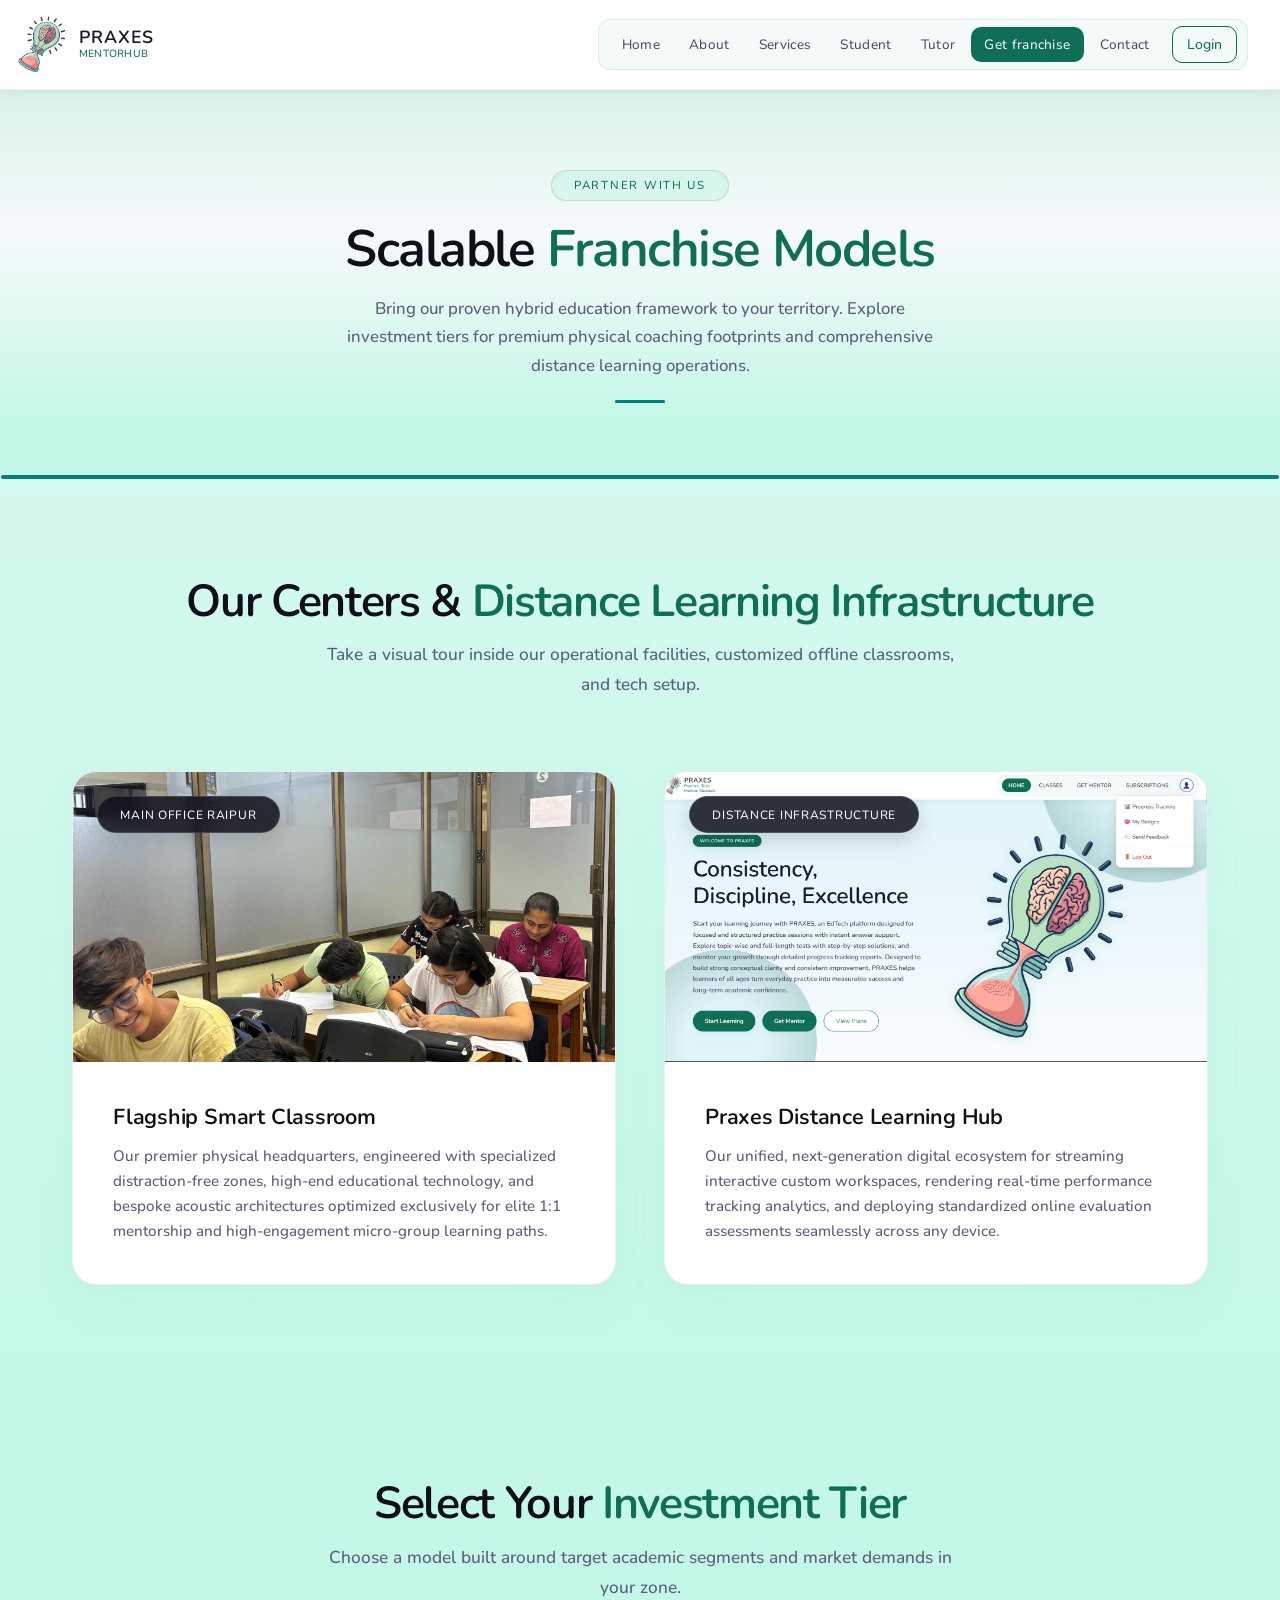
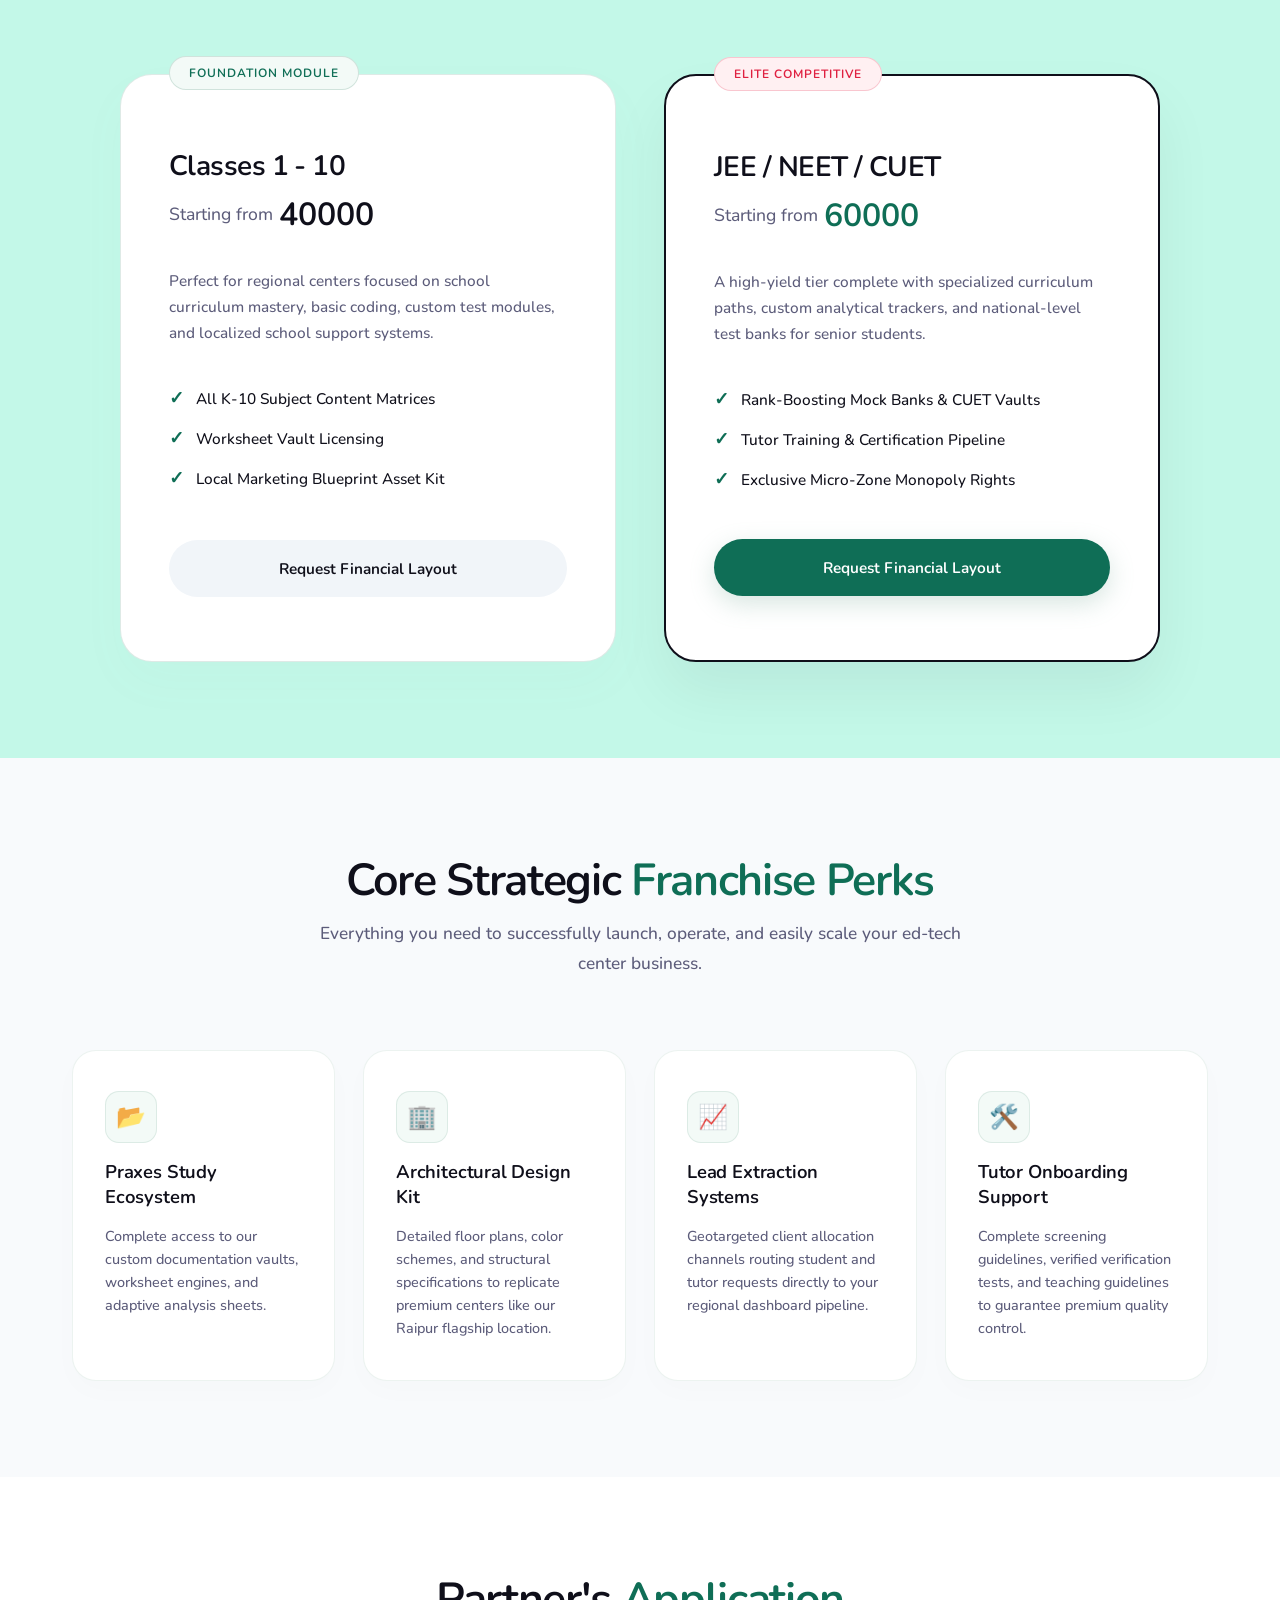
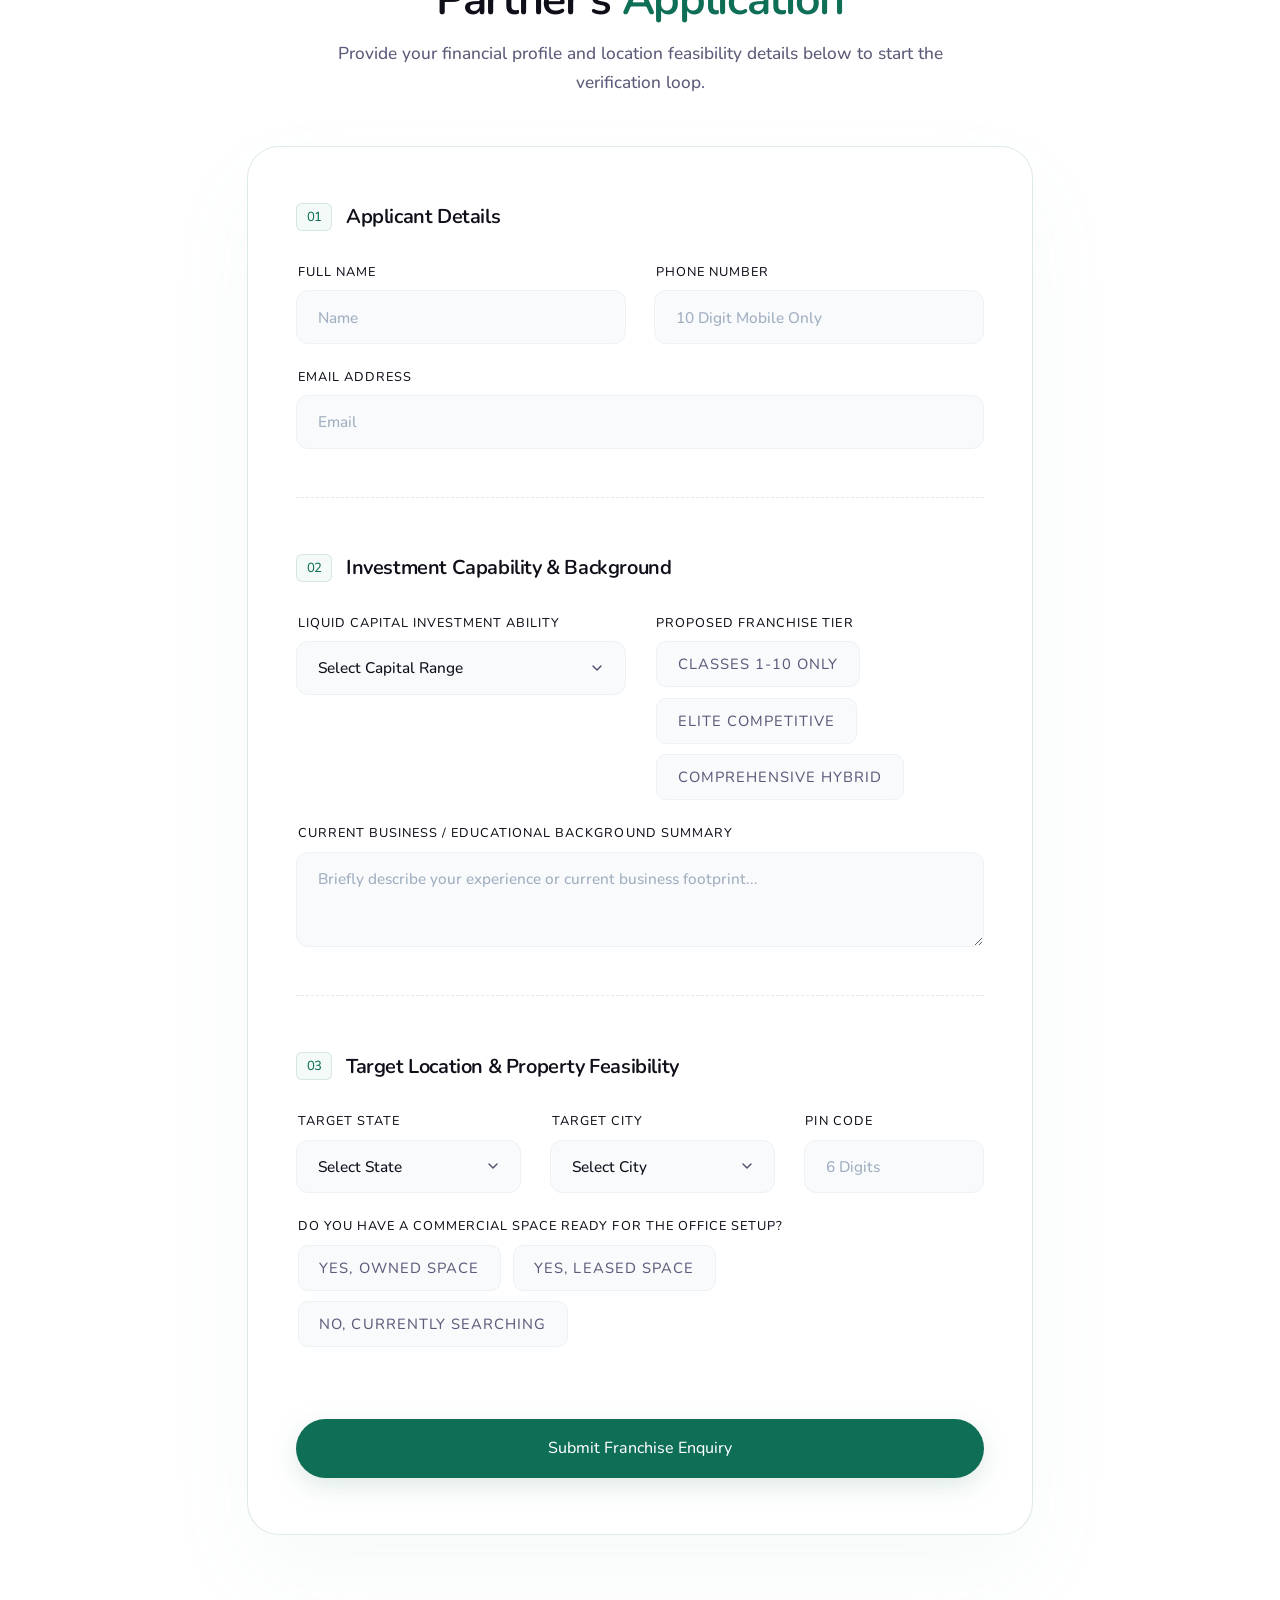
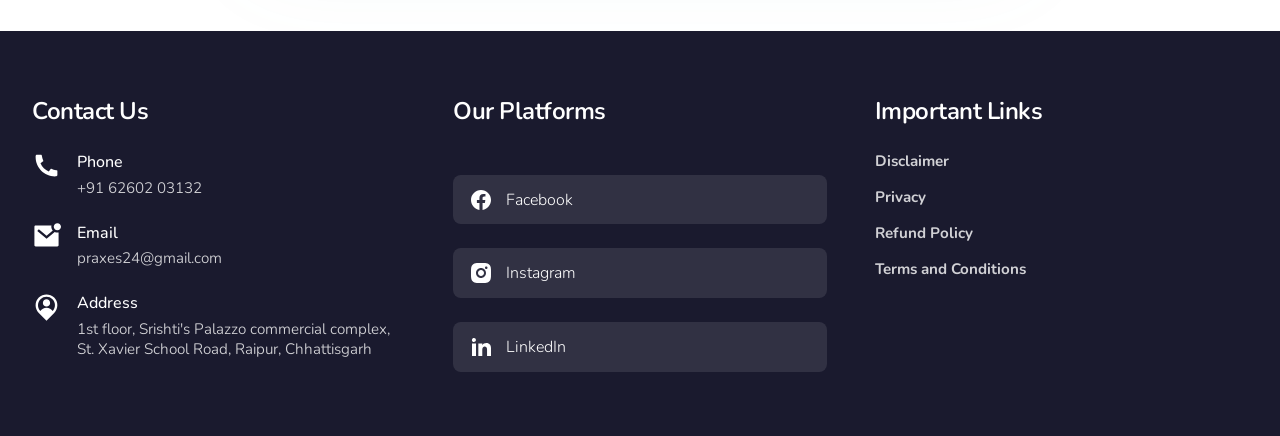
<file: get_franchise.html>
<!DOCTYPE html>
<html lang="en">
<head>
    <meta charset="UTF-8">
    <meta name="viewport" content="width=device-width, initial-scale=1.0">
    <title>Franchise Opportunities — PRAXES MENTORHUB</title>
    <link rel="stylesheet" href="navbar.css">
    <link rel="stylesheet" href="style.css">
    <link rel="stylesheet" href="franchise.css">
    <link rel="stylesheet" href="footer.css">
</head>
<body>

    <header id="header">
        <a href="index.html" id="logo">
            <img src="logo.png" alt="PRAXES MENTORHUB Logo">
            <div class="logo-name">
                <h3>PRAXES</h3>
                <h5>MENTORHUB</h5>
            </div>
        </a>
        <div class="menu-container">
            <nav id="menu">
                <a href="index.html"><button class="btn">Home</button></a>
                <a href="about.html"><button class="btn">About</button></a>
                <a href="services.html"><button class="btn">Services</button></a>
                <a href="student_form.html"><button class="btn">Student</button></a>
                <a href="tutor_form.html"><button class="btn">Tutor</button></a>
                <a href="get_franchise.html"><button class="btn active">Get franchise</button></a>
                <a href="contact.html"><button class="btn">Contact</button></a>
                <div class="profile-wrapper">
                    <a href="login.html" class="nav-login-btn">Login</a>
                </div>
            </nav>
        </div>
        <div class="menu-open-close" id="mobileMenuBtn" aria-label="Toggle Navigation">
            <img class="mobile-icon-asset menu-icon" src="menu.svg" alt="Open Menu" />
            <img class="mobile-icon-asset close-icon" src="close.svg" alt="Close Menu" />
        </div>
        <div id="mobileMenuDrawer" class="mobile-drawer-wrapper">
            <a href="login.html" class="nav-login-btn">Login</a>
            <div class="menu-divider"></div>
            <a href="index.html" class="mobile-link">Home</a>
            <a href="about.html" class="mobile-link">About</a>
            <a href="services.html" class="mobile-link">Services</a>
            <a href="student_form.html" class="mobile-link">Student</a>
            <a href="tutor_form.html" class="mobile-link">Tutor</a>
            <a href="get_franchise.html" class="mobile-link active">Get franchise</a>
            <a href="contact.html" class="mobile-link">Contact</a>
        </div>
    </header>

    <main id="main">
        
        <section class="franchise-hero-section">
            <div class="section-header">
                <div class="section-label">Partner With Us</div>
                <h1 class="section-title">Scalable <span>Franchise Models</span></h1>
                <p class="section-subtitle">
                    Bring our proven hybrid education framework to your territory. Explore investment tiers for premium physical coaching footprints and comprehensive distance learning operations.
                </p>
                <div class="section-underline"></div>
            </div>
        </section>

        <section class="franchise-showcase-section">
            <div class="section-divider"></div>
            <div class="franchise-content-container">
                <h2 class="franchise-inner-heading">Our Centers & <span>Distance Learning Infrastructure</span></h2>
                <p class="franchise-inner-sub">Take a visual tour inside our operational facilities, customized offline classrooms, and tech setup.</p>
                
                <div class="franchise-gallery-grid">
                    <div class="gallery-item-card">
                        <div class="gallery-img-wrapper">
                            <img src="raipur_center.jpeg" alt="PRAXES MENTORHUB Raipur Center Footprint">
                            <div class="center-badge-tag">Main Office Raipur</div>
                        </div>
                        <div class="gallery-detail-block">
                            <h4>Flagship Smart Classroom</h4>
                            <p>Our premier physical headquarters, engineered with specialized distraction-free zones, high-end educational technology, and bespoke acoustic architectures optimized exclusively for elite 1:1 mentorship and high-engagement micro-group learning paths.</p>
                        </div>
                    </div>

                    <div class="gallery-item-card">
                        <div class="gallery-img-wrapper">
                            <img src="distance_learning.png" alt="Praxes Distance Learning Portal & Worksheets Delivery">
                            <div class="center-badge-tag">Distance Infrastructure</div>
                        </div>
                        <div class="gallery-detail-block">
                            <h4>Praxes Distance Learning Hub</h4>
                            <p>Our unified, next-generation digital ecosystem for streaming interactive custom workspaces, rendering real-time performance tracking analytics, and deploying standardized online evaluation assessments seamlessly across any device.</p>
                        </div>
                    </div>
                </div>
            </div>
        </section>

        <section class="franchise-pricing-section">
            <div class="franchise-content-container">
                <h2 class="franchise-inner-heading">Select Your <span>Investment Tier</span></h2>
                <p class="franchise-inner-sub">Choose a model built around target academic segments and market demands in your zone.</p>
                
                <div class="franchise-investment-grid">
                    <div class="investment-tier-card">
                        <div class="tier-badge">Foundation Module</div>
                        <h3>Classes 1 - 10</h3>
                        <div class="tier-price-metrics">Starting from <span>40000</span></div>
                        <p class="tier-description">Perfect for regional centers focused on school curriculum mastery, basic coding, custom test modules, and localized school support systems.</p>
                        <ul class="tier-checklist">
                            <li>All K-10 Subject Content Matrices</li>
                            <li>Worksheet Vault Licensing</li>
                            <li>Local Marketing Blueprint Asset Kit</li>
                        </ul>
                        <a href="#discovery-form" class="tier-cta-link">Request Financial Layout</a>
                    </div>

                    <div class="investment-tier-card premium-tier-highlight">
                        <div class="tier-badge unique">Elite Competitive</div>
                        <h3>JEE / NEET / CUET</h3>
                        <div class="tier-price-metrics">Starting from <span>60000</span></div>
                        <p class="tier-description">A high-yield tier complete with specialized curriculum paths, custom analytical trackers, and national-level test banks for senior students.</p>
                        <ul class="tier-checklist">
                            <li>Rank-Boosting Mock Banks & CUET Vaults</li>
                            <li>Tutor Training & Certification Pipeline</li>
                            <li>Exclusive Micro-Zone Monopoly Rights</li>
                        </ul>
                        <a href="#discovery-form" class="tier-cta-link">Request Financial Layout</a>
                    </div>
                </div>
            </div>
        </section>

        <section class="franchise-perks-section">
            <div class="franchise-content-container">
                <h2 class="franchise-inner-heading">Core Strategic <span>Franchise Perks</span></h2>
                <p class="franchise-inner-sub">Everything you need to successfully launch, operate, and easily scale your ed-tech center business.</p>
                
                <div class="perks-system-grid">
                    <div class="perk-data-node">
                        <div class="perk-icon-circle">📂</div>
                        <h4>Praxes Study Ecosystem</h4>
                        <p>Complete access to our custom documentation vaults, worksheet engines, and adaptive analysis sheets.</p>
                    </div>
                    <div class="perk-data-node">
                        <div class="perk-icon-circle">🏢</div>
                        <h4>Architectural Design Kit</h4>
                        <p>Detailed floor plans, color schemes, and structural specifications to replicate premium centers like our Raipur flagship location.</p>
                    </div>
                    <div class="perk-data-node">
                        <div class="perk-icon-circle">📈</div>
                        <h4>Lead Extraction Systems</h4>
                        <p>Geotargeted client allocation channels routing student and tutor requests directly to your regional dashboard pipeline.</p>
                    </div>
                    <div class="perk-data-node">
                        <div class="perk-icon-circle">🛠️</div>
                        <h4>Tutor Onboarding Support</h4>
                        <p>Complete screening guidelines, verified verification tests, and teaching guidelines to guarantee premium quality control.</p>
                    </div>
                </div>
            </div>
        </section>

        <section id="discovery-form" class="franchise-form-section">
            <div class="franchise-content-container" style="max-width: 850px;">
                <h2 class="franchise-inner-heading">Partner's <span>Application</span></h2>
                <p class="franchise-inner-sub" style="margin-bottom: 3rem;">Provide your financial profile and location feasibility details below to start the verification loop.</p>
                
                <div class="contact-form-wrapper franchise-form-wrapper">
                    <form class="premium-contact-form registration-grid-form" action="#" method="POST">
                        
                        <div class="form-form-section">
                            <h3 class="form-section-heading"><span>01</span> Applicant Details</h3>
                            <div class="form-row-split">
                                <div class="form-group">
                                    <label for="client-name">Full Name</label>
                                    <input type="text" id="client-name" name="fullname" placeholder="Name" required />
                                </div>
                                <div class="form-group">
                                    <label for="client-phone">Phone Number</label>
                                    <input type="tel" id="client-phone" name="phone" placeholder="10 Digit Mobile Only" pattern="[0-9]{10}" required />
                                </div>
                            </div>
                            <div class="form-group">
                                <label for="client-email">Email Address</label>
                                <input type="email" id="client-email" name="email" placeholder="Email" required />
                            </div>
                        </div>

                        <div class="form-form-section">
                            <h3 class="form-section-heading"><span>02</span> Investment Capability & Background</h3>
                            <div class="form-row-split">
                                <div class="form-group">
                                    <label for="client-capital">Liquid Capital Investment Ability</label>
                                    <select id="client-capital" name="investment_range" required>
                                        <option value="" disabled selected hidden>Select Capital Range</option>
                                        <option value="3-5 Lakhs">35k - 45k</option>
                                        <option value="5-8 Lakhs">45k - 60k</option>
                                        <option value="8 Lakhs+">More than 60k</option>
                                    </select>
                                </div>
                                <div class="form-group">
                                    <label>Proposed Franchise Tier</label>
                                    <div class="pill-selection-wrapper">
                                        <label class="pill-tile"><input type="radio" name="target_tier" value="Classes 1-10" required><span>Classes 1-10 Only</span></label>
                                        <label class="pill-tile"><input type="radio" name="target_tier" value="JEE/NEET/CUET"><span>Elite Competitive</span></label>
                                        <label class="pill-tile"><input type="radio" name="target_tier" value="Both"><span>Comprehensive Hybrid</span></label>
                                    </div>
                                </div>
                            </div>
                            <div class="form-group">
                                <label for="client-experience">Current Business / Educational Background Summary</label>
                                <textarea id="client-experience" name="background_summary" rows="3" placeholder="Briefly describe your experience or current business footprint..." required></textarea>
                            </div>
                        </div>

                        <div class="form-form-section">
                            <h3 class="form-section-heading"><span>03</span> Target Location & Property Feasibility</h3>
                            <div class="form-row-split location-three-split">
                                <div class="form-group">
                                    <label for="form-state">Target State</label>
                                    <select id="form-state" name="state" required>
                                        <option value="" disabled selected hidden>Select State</option>
                                        <option value="Chhattisgarh">Chhattisgarh</option>
                                        <option value="Maharashtra">Maharashtra</option>
                                    </select>
                                </div>
                                <div class="form-group">
                                    <label for="form-location">Target City</label>
                                    <select id="form-location" name="location" required>
                                        <option value="" disabled selected hidden>Select City</option>
                                        <option value="Raipur">Raipur</option>
                                        <option value="Bilaspur">Bilaspur</option>
                                        <option value="Nagpur">Nagpur</option>
                                    </select>
                                </div>
                                <div class="form-group">
                                    <label for="form-pincode">Pin Code</label>
                                    <input type="text" id="form-pincode" name="pincode" placeholder="6 Digits" pattern="[0-9]{6}" required />
                                </div>
                            </div>
                            <div class="form-group">
                                <label>Do you have a commercial space ready for the office setup?</label>
                                <div class="pill-selection-wrapper">
                                    <label class="pill-tile"><input type="radio" name="property_status" value="Owned Space" required><span>Yes, Owned Space</span></label>
                                    <label class="pill-tile"><input type="radio" name="property_status" value="Leased Space"><span>Yes, Leased Space</span></label>
                                    <label class="pill-tile"><input type="radio" name="property_status" value="Searching"><span>No, Currently Searching</span></label>
                                </div>
                            </div>
                        </div>

                        <button type="submit" class="cta-btn primary form-submit-btn" style="margin-top: 1rem; border: none;">
                            Submit Franchise Enquiry
                        </button>
                    </form>
                </div>
            </div>
        </section>

    </main>

    <footer id="footer">
        <div class="contact-us">
            <h3>Contact Us</h3>
            <div class="contacts">
                <div class="contact-details">
                    <img src="phone.svg" alt="" />
                    <div class="contact">
                        <h4 class="contact-title">Phone</h4>
                        <h5>+91 62602 03132</h5>
                    </div>
                </div>
                <div class="contact-details">
                    <img src="mail.svg" alt="" />
                    <div class="contact">
                        <h4 class="contact-title">Email</h4>
                        <h5>praxes24@gmail.com</h5>
                    </div>
                </div>
                <div class="contact-details">
                    <img src="map.svg" alt="" />
                    <div class="contact">
                        <h4 class="contact-title">Address</h4>
                        <h5>1st floor, Srishti's Palazzo commercial complex, St. Xavier School Road, Raipur, Chhattisgarh</h5>
                    </div>
                </div>
            </div>
        </div>
        <div class="social-platforms">
            <h3>Our Platforms</h3>
            <div class="platform">
                <img src="Facebook.svg" alt="" />
                <h4>Facebook</h4>
            </div>
            <div class="platform">
                <img src="instagram.svg" alt="" />
                <h4>Instagram</h4>
            </div>
            <div class="platform">
                <img src="LinkedIn.svg" alt="" />
                <h4>LinkedIn</h4>
            </div>
        </div>
        <div class="what-offer">
            <h3>Important Links</h3>
            <div class="offers">
                <a href="disclaimer"><h4>Disclaimer</h4></a>
                <a href="privacy"><h4>Privacy</h4></a>
                <a href="refund_policy"><h4>Refund Policy</h4></a>
                <a href="terms_and_condition"><h4>Terms and Conditions</h4></a>
            </div>
        </div>
    </footer>

    <script src="script.js"></script>
</body>
</html>
</file>
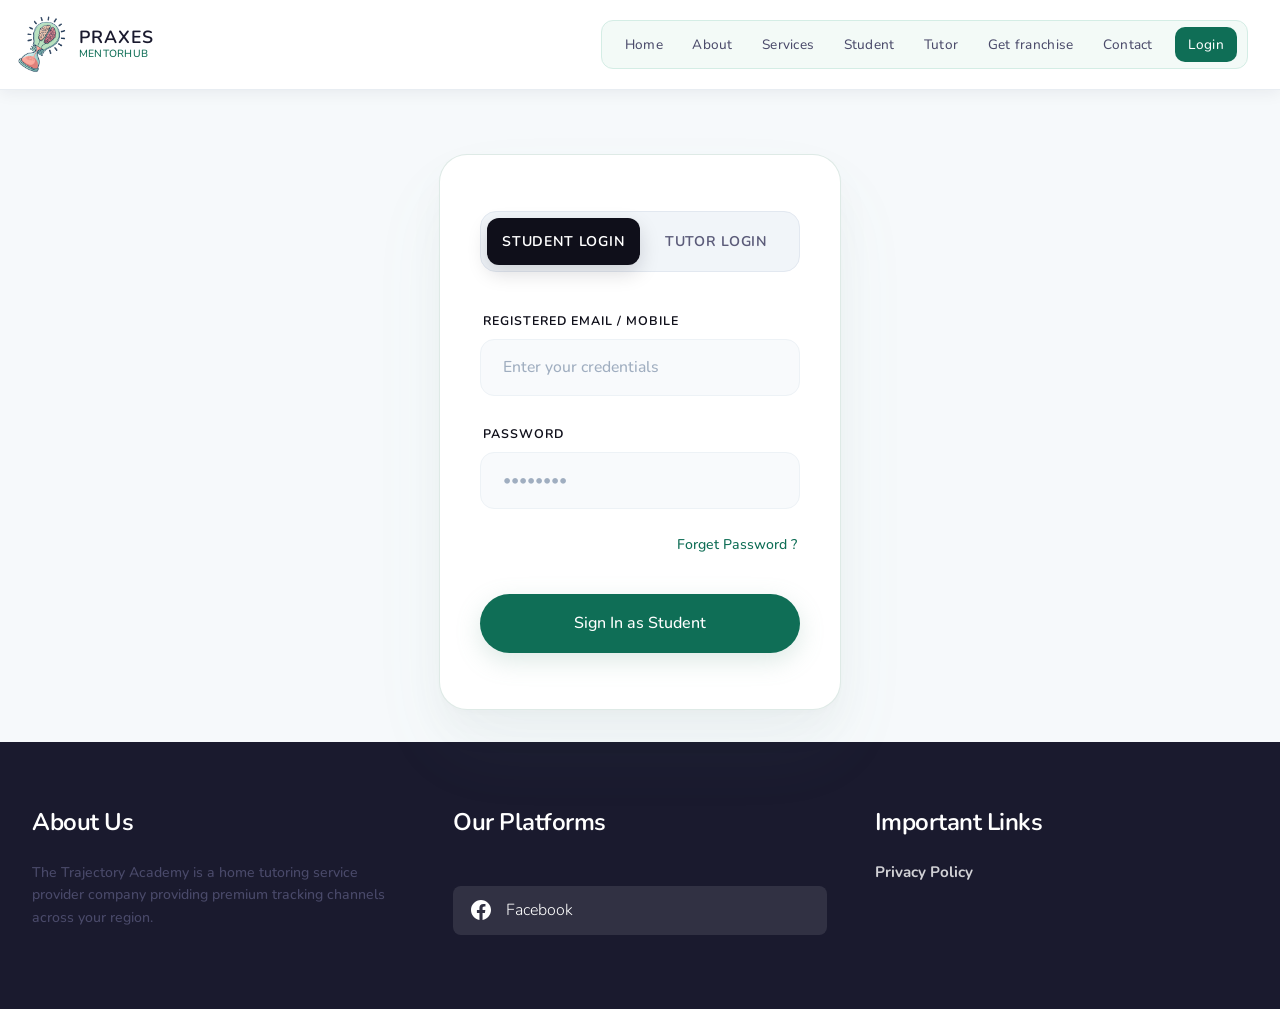
<file: login.html>
<!DOCTYPE html>
<html lang="en">
<head>
    <meta charset="UTF-8">
    <meta name="viewport" content="width=device-width, initial-scale=1.0">
    <title>Account Portal — PRAXES MENTORHUB</title>
    <link rel="stylesheet" href="navbar.css">
    <link rel="stylesheet" href="style.css">
    <link rel="stylesheet" href="login.css">
    <link rel="stylesheet" href="footer.css">
</head>
<body>


    <header id="header">
        <a href="index.html" id="logo">
            <img src="logo.png" alt="PRAXES MENTORHUB Logo">
            <div class="logo-name">
                <h3>PRAXES</h3>
                <h5>MENTORHUB</h5>
            </div>
        </a>
        <div class="menu-container">
            <nav id="menu">
                <a href="index.html"><button class="btn">Home</button></a>
                <a href="about.html"><button class="btn">About</button></a>
                <a href="services.html"><button class="btn">Services</button></a>
                <a href="student_form.html"><button class="btn">Student</button></a>
                <a href="tutor_form.html"><button class="btn">Tutor</button></a>
                <a href="get_franchise.html"><button class="btn">Get franchise</button></a>
                <a href="contact.html"><button class="btn">Contact</button></a>
                <div class="profile-wrapper">
                    <a href="login.html" class="btn active">Login</a>
                </div>
            </nav>
        </div>
        <div class="menu-open-close" id="mobileMenuBtn" aria-label="Toggle Navigation">
            <img class="mobile-icon-asset menu-icon" src="menu.svg" alt="Open Menu" />
            <img class="mobile-icon-asset close-icon" src="close.svg" alt="Close Menu" />
        </div>
        <div id="mobileMenuDrawer" class="mobile-drawer-wrapper">
            <a href="login.html" class="nav-login-btn"> Login</a>
            <div class="menu-divider"></div>
            <a href="index.html" class="mobile-link">Home</a>
            <a href="about.html" class="mobile-link">About</a>
            <a href="services.html" class="mobile-link">Services</a>
            <a href="student_form.html" class="mobile-link">Student</a>
            <a href="tutor_form.html" class="mobile-link">Tutor</a>
            <a href="get_franchise.html" class="mobile-link">Get franchise</a>
            <a href="contact.html" class="mobile-link">Contact</a>
        </div>
    </header>


    <main id="main">
        <section class="login-page-section" style="padding-top: 4rem;">
            <div class="login-column-container">
                
                <div class="login-premium-card">
                    
                    <div class="login-toggle-container">
                        <div class="login-toggle-btn active" id="tab-student" onclick="switchLoginMode('student')">STUDENT LOGIN</div>
                        <div class="login-toggle-btn" id="tab-tutor" onclick="switchLoginMode('tutor')">TUTOR LOGIN</div>
                    </div>

                    <form class="premium-contact-form" action="https://PRAXES MENTORHUB.praxes.in/administrator/tutor/dashboard" method="POST">
                        
                        <input type="hidden" id="login-role-marker" name="role" value="student">

                        <div class="form-group">
                            <label for="login-identity" id="label-identity">Registered Email / Mobile</label>
                            <input type="text" id="login-identity" name="identity" placeholder="Enter your credentials" required />
                        </div>

                        <div class="form-group">
                            <label for="login-auth">Password</label>
                            <input type="password" id="login-auth" name="password" placeholder="••••••••" required />
                        </div>

                        <div class="login-options-footer">
                            <a href="forgot-password.html" class="forget-password-link">Forget Password ?</a>
                        </div>

                        <button type="submit" id="submit-login-btn" class="form-submit-btn">
                            Sign In as Student
                        </button>
                    </form>

                </div>

            </div>
        </section>
    </main>

    <footer id="footer">
        <div class="contact-us">
            <h3>About Us</h3>
            <div class="contacts">
                <p class="footer-about-text" style="font-size: 0.88rem; color: #4a4a6a; line-height: 1.6; margin-bottom: 1rem; font-weight: 500;">
                    The Trajectory Academy is a home tutoring service provider company providing premium tracking channels across your region.
                </p>
            </div>
        </div>
        <div class="social-platforms">
            <h3>Our Platforms</h3>
            <div class="platform"><img src="Facebook.svg" alt="" /><h4>Facebook</h4></div>
        </div>
        <div class="what-offer">
            <h3>Important Links</h3>
            <div class="offers">
                <a href="privacy" style="text-decoration: none;"><h4>Privacy Policy</h4></a>
            </div>
        </div>
    </footer>

    <script>
        function switchLoginMode(role) {
            const studentTab = document.getElementById('tab-student');
            const tutorTab = document.getElementById('tab-tutor');
            const roleMarker = document.getElementById('login-role-marker');
            const submitBtn = document.getElementById('submit-login-btn');

            if (role === 'student') {
                studentTab.classList.add('active');
                tutorTab.classList.remove('active');
                roleMarker.value = 'student';
                submitBtn.innerText = 'Sign In as Student';
            } else {
                tutorTab.classList.add('active');
                studentTab.classList.remove('active');
                roleMarker.value = 'tutor';
                submitBtn.innerText = 'Sign In as Tutor';
            }
        }
    </script>
    <script src="script.js"></script>
</body>
</html>
</file>
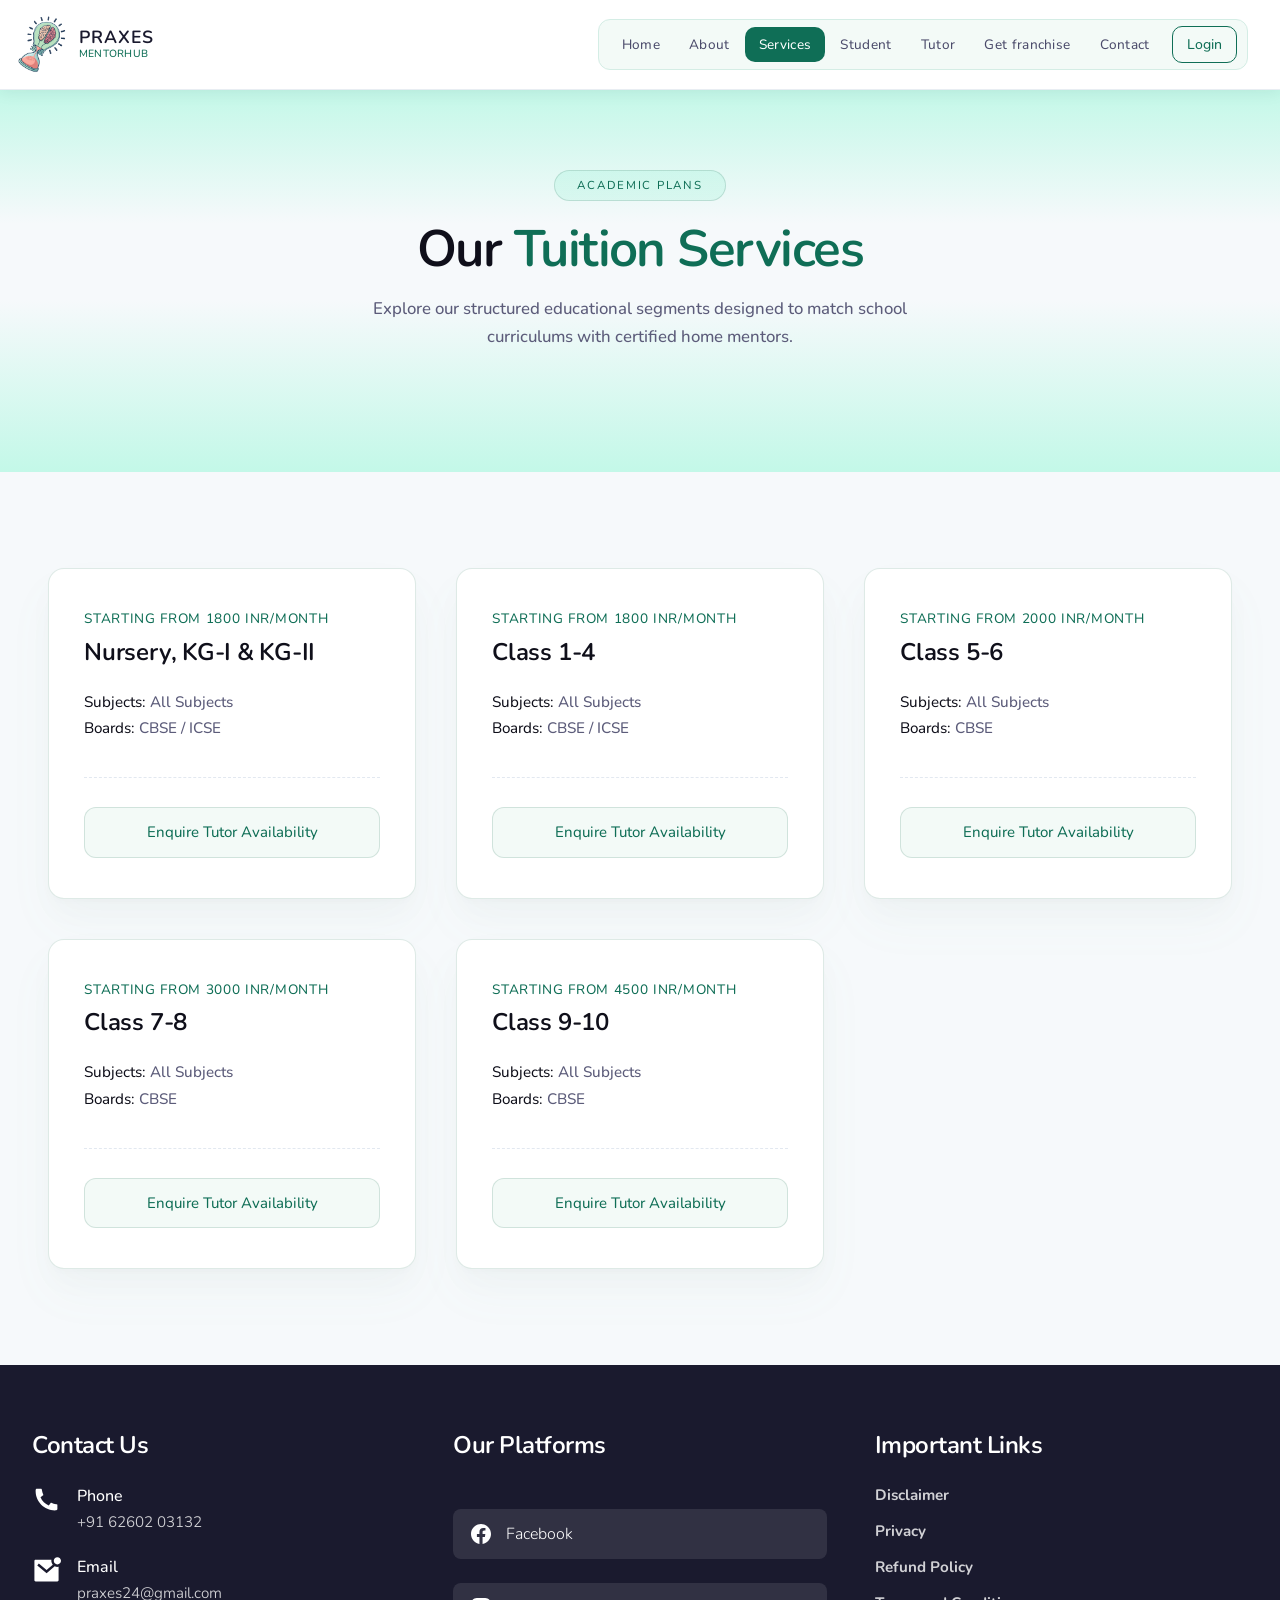
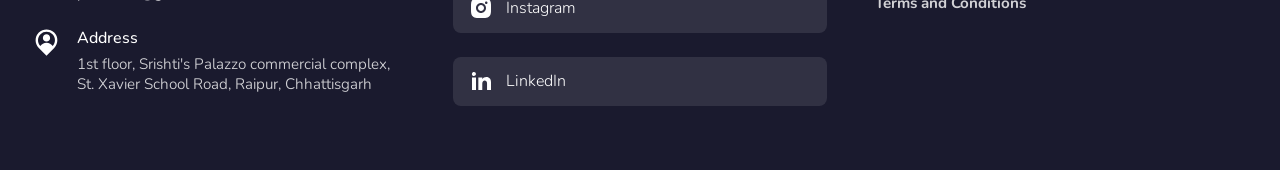
<file: services.html>
<!DOCTYPE html>
<html lang="en">
<head>
    <meta charset="UTF-8">
    <meta name="viewport" content="width=device-width, initial-scale=1.0">
    <title>Our Services — PRAXES MENTORHUB</title>
    <link rel="stylesheet" href="navbar.css">
    <link rel="stylesheet" href="style.css">
    <link rel="stylesheet" href="about.css">
    <link rel="stylesheet" href="footer.css">
</head>
<body>

    <header id="header">
        <a href="index.html" id="logo">
            <img src="logo.png" alt="PRAXES MENTORHUB Logo">
            <div class="logo-name">
                <h3>PRAXES</h3>
                <h5>MENTORHUB</h5>
            </div>
        </a>

        <div class="menu-container">
            <nav id="menu">
                <a href="index.html"><button class="btn">Home</button></a>
                <a href="about.html"><button class="btn">About</button></a>
                <a href="services.html"><button class="btn active">Services</button></a>
                <a href="student_form.html"><button class="btn">Student</button></a>
                <a href="tutor_form.html"><button class="btn">Tutor</button></a>
                <a href="get_franchise.html"><button class="btn">Get franchise</button></a>
                <a href="contact.html"><button class="btn">Contact</button></a>
                <div class="profile-wrapper">
                    <a href="login.html" class="nav-login-btn">Login</a>
                </div>
            </nav>
        </div>

        <div class="menu-open-close" id="mobileMenuBtn" aria-label="Toggle Navigation">
            <img class="mobile-icon-asset menu-icon" src="menu.svg" alt="Open Menu" />
            <img class="mobile-icon-asset close-icon" src="close.svg" alt="Close Menu" />
        </div>

        <div id="mobileMenuDrawer" class="mobile-drawer-wrapper">
            <a href="login.html" class="nav-login-btn">Login</a>
            <div class="menu-divider"></div>
            <a href="index.html" class="mobile-link">Home</a>
            <a href="about.html" class="mobile-link">About</a>
            <a href="services.html" class="mobile-link active">Services</a>
            <a href="student_form.html" class="mobile-link">Student</a>
            <a href="tutor_form.html" class="mobile-link">Tutor</a>
            <a href="get_franchise.html" class="mobile-link">Get franchise</a>
            <a href="contact.html" class="mobile-link">Contact</a>
        </div>
    </header>

    <main id="main">
        
        <section class="about-hero">
            <div class="section-header">
                <div class="section-label">Academic Plans</div>
                <h2 class="section-title">Our <span>Tuition Services</span></h2>
                <p class="section-subtitle">
                    Explore our structured educational segments designed to match school curriculums with certified home mentors.
                </p>
                <div class="section-underline"></div>
            </div>
        </section>

        <section class="page2">
            <div class="cards" style="max-width: 1300px; margin: 0 auto; padding: 0 1rem;">
                
                <div class="card">
                    <div class="courses">
                        <h4>Starting from 1800 INR/month</h4>
                    </div>
                    <h3 class="chapter">Nursery, KG-I & KG-II</h3>
                    <p class="sub-topic">
                        <strong>Subjects:</strong> All Subjects<br>
                        <strong>Boards:</strong> CBSE / ICSE
                    </p>
                    <a href="contact.html" class="join-btn">Enquire Tutor Availability</a>
                </div>

                <div class="card">
                    <div class="courses">
                        <h4>Starting from 1800 INR/month</h4>
                    </div>
                    <h3 class="chapter">Class 1-4</h3>
                    <p class="sub-topic">
                        <strong>Subjects:</strong> All Subjects<br>
                        <strong>Boards:</strong> CBSE / ICSE
                    </p>
                    <a href="contact.html" class="join-btn">Enquire Tutor Availability</a>
                </div>

                <div class="card">
                    <div class="courses">
                        <h4>Starting from 2000 INR/month</h4>
                    </div>
                    <h3 class="chapter">Class 5-6</h3>
                    <p class="sub-topic">
                        <strong>Subjects:</strong> All Subjects<br>
                        <strong>Boards:</strong> CBSE
                    </p>
                    <a href="contact.html" class="join-btn">Enquire Tutor Availability</a>
                </div>

                <div class="card">
                    <div class="courses">
                        <h4>Starting from 3000 INR/month</h4>
                    </div>
                    <h3 class="chapter">Class 7-8</h3>
                    <p class="sub-topic">
                        <strong>Subjects:</strong> All Subjects<br>
                        <strong>Boards:</strong> CBSE
                    </p>
                    <a href="contact.html" class="join-btn">Enquire Tutor Availability</a>
                </div>

                <div class="card">
                    <div class="courses">
                        <h4>Starting from 4500 INR/month</h4>
                    </div>
                    <h3 class="chapter">Class 9-10</h3>
                    <p class="sub-topic">
                        <strong>Subjects:</strong> All Subjects<br>
                        <strong>Boards:</strong> CBSE
                    </p>
                    <a href="contact.html" class="join-btn">Enquire Tutor Availability</a>
                </div>

            </div>
        </section>
    </main>

    <footer id="footer">
        <div class="contact-us">
            <h3>Contact Us</h3>
            <div class="contacts">
                <div class="contact-details">
                    <img src="phone.svg" alt="" />
                    <div class="contact">
                        <h4 class="contact-title">Phone</h4>
                        <h5>+91 62602 03132</h5>
                    </div>
                </div>
                <div class="contact-details">
                    <img src="mail.svg" alt="" />
                    <div class="contact">
                        <h4 class="contact-title">Email</h4>
                        <h5>praxes24@gmail.com</h5>
                    </div>
                </div>
                <div class="contact-details">
                    <img src="map.svg" alt="" />
                    <div class="contact">
                        <h4 class="contact-title">Address</h4>
                        <h5>1st floor, Srishti's Palazzo commercial complex, St. Xavier School Road, Raipur, Chhattisgarh</h5>
                    </div>
                </div>
            </div>
        </div>
        <div class="social-platforms">
            <h3>Our Platforms</h3>
            <div class="platform">
                <img src="Facebook.svg" alt="" />
                <h4>Facebook</h4>
            </div>
            <div class="platform">
                <img src="instagram.svg" alt="" />
                <h4>Instagram</h4>
            </div>
            <div class="platform">
                <img src="LinkedIn.svg" alt="" />
                <h4>LinkedIn</h4>
            </div>
        </div>
        <div class="what-offer">
            <h3>Important Links</h3>
            <div class="offers">
                <a href="disclaimer"><h4>Disclaimer</h4></a>
                <a href="privacy"><h4>Privacy</h4></a>
                <a href="refund_policy"><h4>Refund Policy</h4></a>
                <a href="terms_and_condition"><h4>Terms and Conditions</h4></a>
            </div>
        </div>
    </footer>

    <script src="script.js"></script>
</body>
</html>
</file>
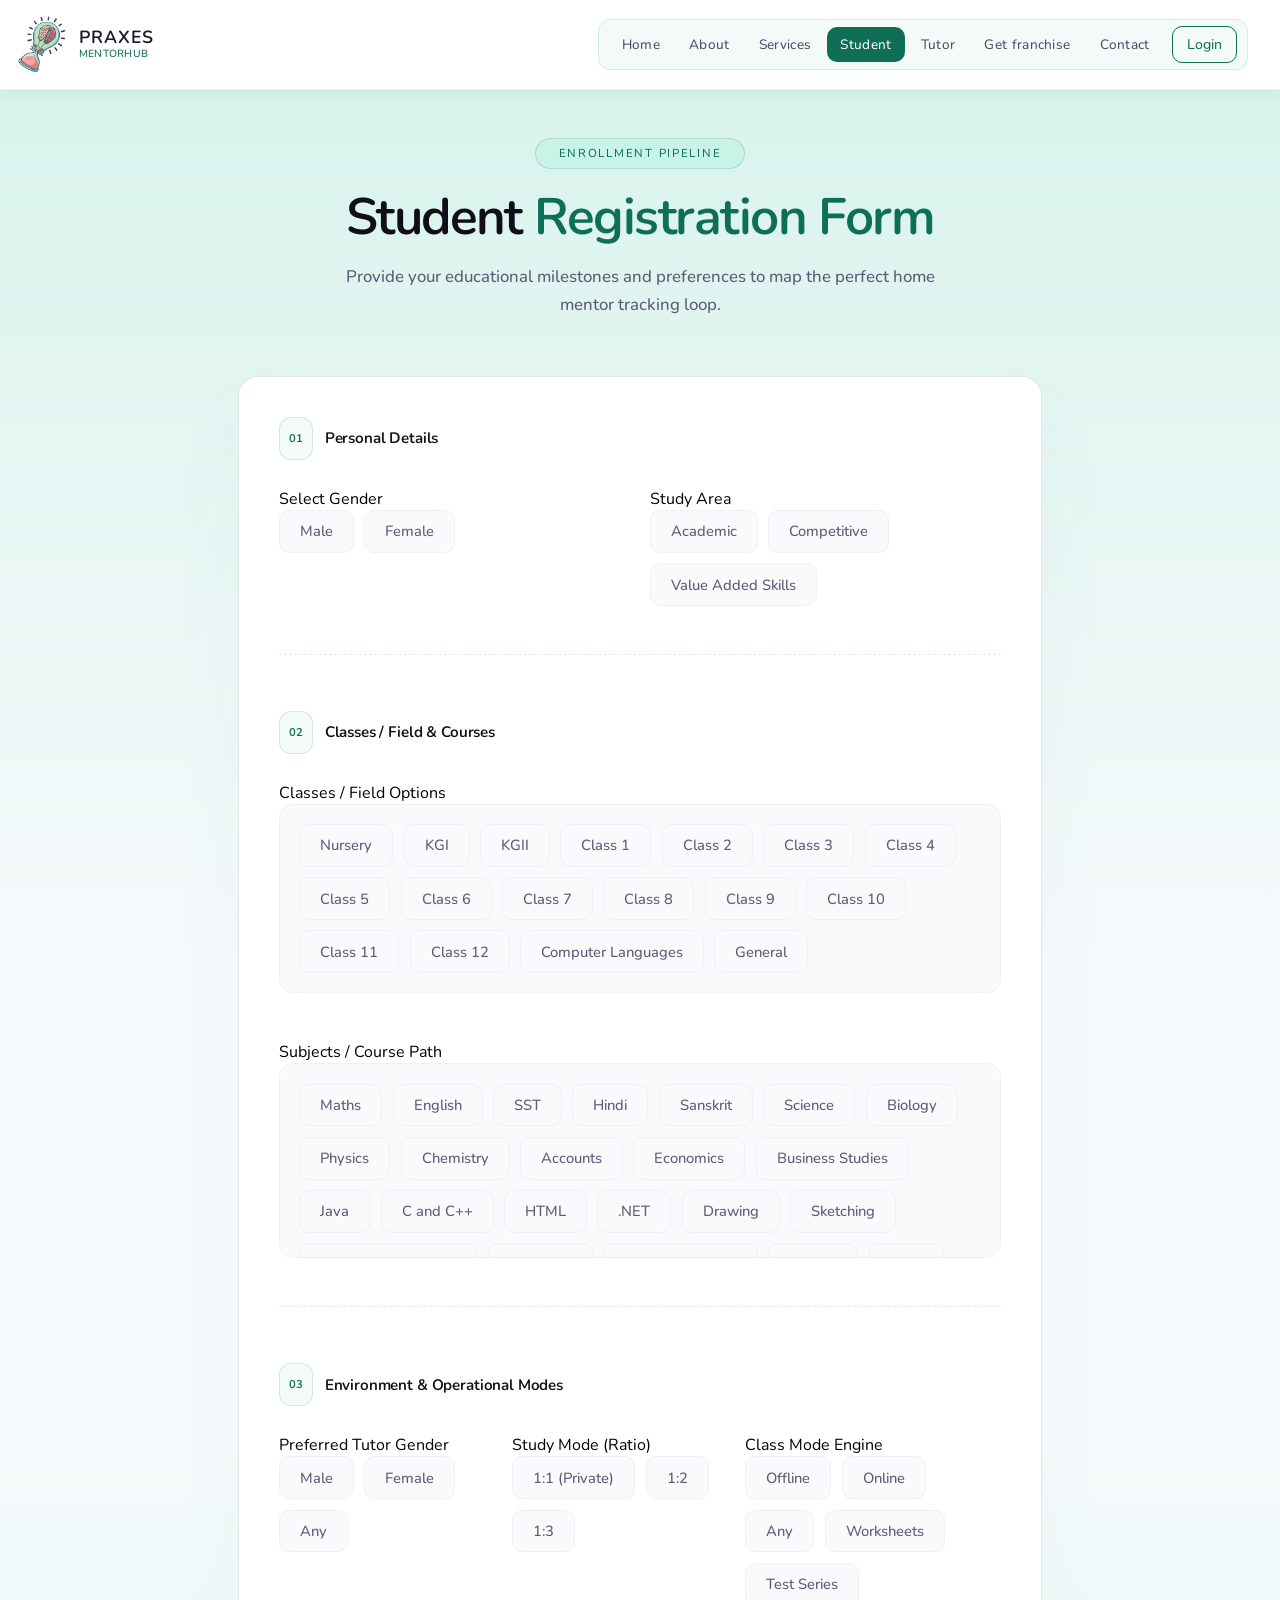
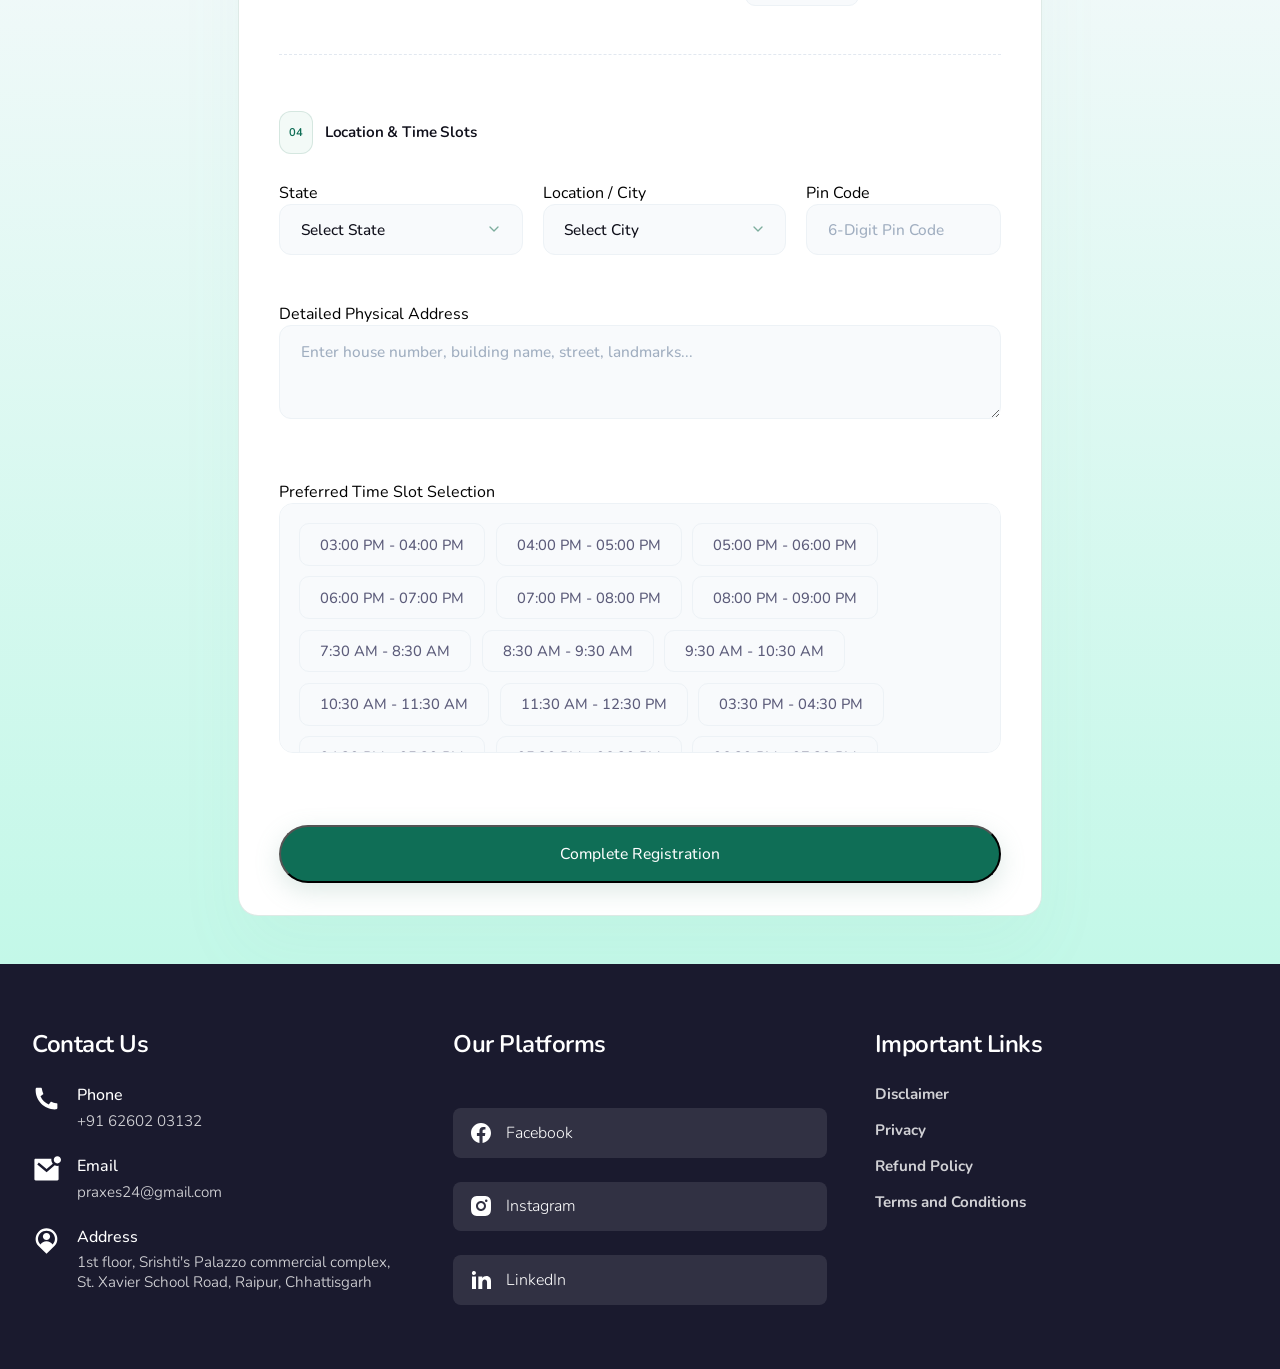
<file: student_form.html>
<!DOCTYPE html>
<html lang="en">
<head>
    <meta charset="UTF-8">
    <meta name="viewport" content="width=device-width, initial-scale=1.0">
    <title>Student Registration — PRAXES MENTORHUB</title>
    <link rel="stylesheet" href="navbar.css">
    <link rel="stylesheet" href="style.css">
    <link rel="stylesheet" href="studentTeacher_reg.css">
    <link rel="stylesheet" href="footer.css">
</head>
<body>

    <header id="header">
        <a href="index.html" id="logo">
            <img src="logo.png" alt="PRAXES MENTORHUB Logo">
            <div class="logo-name">
                <h3>PRAXES</h3>
                <h5>MENTORHUB</h5>
            </div>
        </a>
        <div class="menu-container">
            <nav id="menu">
                <a href="index.html"><button class="btn">Home</button></a>
                <a href="about.html"><button class="btn">About</button></a>
                <a href="services.html"><button class="btn">Services</button></a>
                <a href="student_form.html"><button class="btn active">Student</button></a>
                <a href="tutor_form.html"><button class="btn">Tutor</button></a>
                <a href="get_franchise.html"><button class="btn">Get franchise</button></a>
                <a href="contact.html"><button class="btn">Contact</button></a>
                <div class="profile-wrapper">
                    <a href="login.html" class="nav-login-btn">Login</a>
                </div>
            </nav>
        </div>
        <div class="menu-open-close" id="mobileMenuBtn" aria-label="Toggle Navigation">
            <img class="mobile-icon-asset menu-icon" src="menu.svg" alt="Open Menu" />
            <img class="mobile-icon-asset close-icon" src="close.svg" alt="Close Menu" />
        </div>
        <div id="mobileMenuDrawer" class="mobile-drawer-wrapper">
            <a href="login.html" class="nav-login-btn">Login</a>
            <div class="menu-divider"></div>
            <a href="index.html" class="mobile-link">Home</a>
            <a href="about.html" class="mobile-link">About</a>
            <a href="services.html" class="mobile-link">Services</a>
            <a href="student_form.html" class="mobile-link active">Student</a>
            <a href="tutor_form.html" class="mobile-link">Tutor</a>
            <a href="get_franchise.html" class="mobile-link">Get franchise</a>
            <a href="contact.html" class="mobile-link">Contact</a>
        </div>
    </header>

    <main id="main">
        <section class="contact-section">
            <div class="form-page-container">
                
                <header class="section-header" style="margin-bottom: 3.5rem;">
                    <div class="section-label">Enrollment Pipeline</div>
                    <h1 class="section-title">Student <span>Registration Form</span></h1>
                    <p class="section-subtitle">Provide your educational milestones and preferences to map the perfect home mentor tracking loop.</p>
                </header>

                <div class="contact-form-wrapper student-form-card">
                    <form class="premium-contact-form registration-grid-form" action="#" method="POST">
                        
                        <div class="form-form-section">
                            <h3 class="form-section-heading"><span>01</span> Personal Details</h3>
                            <div class="form-row-split">
                                <div class="form-group">
                                    <label>Select Gender</label>
                                    <div class="pill-selection-wrapper">
                                        <label class="pill-tile"><input type="radio" name="student_gender" value="Male" required><span>Male</span></label>
                                        <label class="pill-tile"><input type="radio" name="student_gender" value="Female"><span>Female</span></label>
                                    </div>
                                </div>
                                <div class="form-group">
                                    <label>Study Area</label>
                                    <div class="pill-selection-wrapper">
                                        <label class="pill-tile"><input type="radio" name="study_area" value="Academic" required><span>Academic</span></label>
                                        <label class="pill-tile"><input type="radio" name="study_area" value="Competitive"><span>Competitive</span></label>
                                        <label class="pill-tile"><input type="radio" name="study_area" value="Value Added Skills"><span>Value Added Skills</span></label>
                                    </div>
                                </div>
                            </div>
                        </div>

                        <div class="form-form-section">
                            <h3 class="form-section-heading"><span>02</span> Classes / Field & Courses</h3>
                            
                            <div class="form-group">
                                <label>Classes / Field Options</label>
                                <div class="pill-selection-wrapper multi-scroll-box">
                                    <label class="pill-tile checkbox-tile"><input type="checkbox" name="class_field" value="Nursery"><span>Nursery</span></label>
                                    <label class="pill-tile checkbox-tile"><input type="checkbox" name="class_field" value="KGI"><span>KGI</span></label>
                                    <label class="pill-tile checkbox-tile"><input type="checkbox" name="class_field" value="KGII"><span>KGII</span></label>
                                    <label class="pill-tile checkbox-tile"><input type="checkbox" name="class_field" value="Class 1"><span>Class 1</span></label>
                                    <label class="pill-tile checkbox-tile"><input type="checkbox" name="class_field" value="Class 2"><span>Class 2</span></label>
                                    <label class="pill-tile checkbox-tile"><input type="checkbox" name="class_field" value="Class 3"><span>Class 3</span></label>
                                    <label class="pill-tile checkbox-tile"><input type="checkbox" name="class_field" value="Class 4"><span>Class 4</span></label>
                                    <label class="pill-tile checkbox-tile"><input type="checkbox" name="class_field" value="Class 5"><span>Class 5</span></label>
                                    <label class="pill-tile checkbox-tile"><input type="checkbox" name="class_field" value="Class 6"><span>Class 6</span></label>
                                    <label class="pill-tile checkbox-tile"><input type="checkbox" name="class_field" value="Class 7"><span>Class 7</span></label>
                                    <label class="pill-tile checkbox-tile"><input type="checkbox" name="class_field" value="Class 8"><span>Class 8</span></label>
                                    <label class="pill-tile checkbox-tile"><input type="checkbox" name="class_field" value="Class 9"><span>Class 9</span></label>
                                    <label class="pill-tile checkbox-tile"><input type="checkbox" name="class_field" value="Class 10"><span>Class 10</span></label>
                                    <label class="pill-tile checkbox-tile"><input type="checkbox" name="class_field" value="Class 11"><span>Class 11</span></label>
                                    <label class="pill-tile checkbox-tile"><input type="checkbox" name="class_field" value="Class 12"><span>Class 12</span></label>
                                    <label class="pill-tile checkbox-tile"><input type="checkbox" name="class_field" value="Computer Languages"><span>Computer Languages</span></label>
                                    <label class="pill-tile checkbox-tile"><input type="checkbox" name="class_field" value="General"><span>General</span></label>
                                </div>
                            </div>

                            <div class="form-group" style="margin-top: 1.5rem;">
                                <label>Subjects / Course Path</label>
                                <div class="pill-selection-wrapper multi-scroll-box">
                                    <label class="pill-tile checkbox-tile"><input type="checkbox" name="subjects" value="Maths"><span>Maths</span></label>
                                    <label class="pill-tile checkbox-tile"><input type="checkbox" name="subjects" value="English"><span>English</span></label>
                                    <label class="pill-tile checkbox-tile"><input type="checkbox" name="subjects" value="SST"><span>SST</span></label>
                                    <label class="pill-tile checkbox-tile"><input type="checkbox" name="subjects" value="Hindi"><span>Hindi</span></label>
                                    <label class="pill-tile checkbox-tile"><input type="checkbox" name="subjects" value="Sanskrit"><span>Sanskrit</span></label>
                                    <label class="pill-tile checkbox-tile"><input type="checkbox" name="subjects" value="Science"><span>Science</span></label>
                                    <label class="pill-tile checkbox-tile"><input type="checkbox" name="subjects" value="Biology"><span>Biology</span></label>
                                    <label class="pill-tile checkbox-tile"><input type="checkbox" name="subjects" value="Physics"><span>Physics</span></label>
                                    <label class="pill-tile checkbox-tile"><input type="checkbox" name="subjects" value="Chemistry"><span>Chemistry</span></label>
                                    <label class="pill-tile checkbox-tile"><input type="checkbox" name="subjects" value="Accounts"><span>Accounts</span></label>
                                    <label class="pill-tile checkbox-tile"><input type="checkbox" name="subjects" value="Economics"><span>Economics</span></label>
                                    <label class="pill-tile checkbox-tile"><input type="checkbox" name="subjects" value="Business studies"><span>Business Studies</span></label>
                                    <label class="pill-tile checkbox-tile"><input type="checkbox" name="subjects" value="Java"><span>Java</span></label>
                                    <label class="pill-tile checkbox-tile"><input type="checkbox" name="subjects" value="C and C++"><span>C and C++</span></label>
                                    <label class="pill-tile checkbox-tile"><input type="checkbox" name="subjects" value="HTML"><span>HTML</span></label>
                                    <label class="pill-tile checkbox-tile"><input type="checkbox" name="subjects" value="dot net"><span>.NET</span></label>
                                    <label class="pill-tile checkbox-tile"><input type="checkbox" name="subjects" value="Drawing"><span>Drawing</span></label>
                                    <label class="pill-tile checkbox-tile"><input type="checkbox" name="subjects" value="Sketching"><span>Sketching</span></label>
                                    <label class="pill-tile checkbox-tile"><input type="checkbox" name="subjects" value="Handwriting classes"><span>Handwriting Classes</span></label>
                                    <label class="pill-tile checkbox-tile"><input type="checkbox" name="subjects" value="Mural Art"><span>Mural Art</span></label>
                                    <label class="pill-tile checkbox-tile"><input type="checkbox" name="subjects" value="Canvas Paintings"><span>Canvas Paintings</span></label>
                                    <label class="pill-tile checkbox-tile"><input type="checkbox" name="subjects" value="Portrait"><span>Portrait</span></label>
                                    <label class="pill-tile checkbox-tile"><input type="checkbox" name="subjects" value="Yoga"><span>Yoga</span></label>
                                </div>
                            </div>
                        </div>

                        <div class="form-form-section">
                            <h3 class="form-section-heading"><span>03</span> Environment & Operational Modes</h3>
                            <div class="form-row-split configuration-three-row">
                                <div class="form-group">
                                    <label>Preferred Tutor Gender</label>
                                    <div class="pill-selection-wrapper">
                                        <label class="pill-tile"><input type="radio" name="preferred_gender" value="Male" required><span>Male</span></label>
                                        <label class="pill-tile"><input type="radio" name="preferred_gender" value="Female"><span>Female</span></label>
                                        <label class="pill-tile"><input type="radio" name="preferred_gender" value="Any"><span>Any</span></label>
                                    </div>
                                </div>
                                <div class="form-group">
                                    <label>Study Mode (Ratio)</label>
                                    <div class="pill-selection-wrapper">
                                        <label class="pill-tile"><input type="radio" name="study_mode_ratio" value="1:1" required><span>1:1 (Private)</span></label>
                                        <label class="pill-tile"><input type="radio" name="study_mode_ratio" value="1:2"><span>1:2</span></label>
                                        <label class="pill-tile"><input type="radio" name="study_mode_ratio" value="1:3"><span>1:3</span></label>
                                    </div>
                                </div>
                                <div class="form-group">
                                    <label>Class Mode Engine</label>
                                    <div class="pill-selection-wrapper">
                                        <label class="pill-tile"><input type="radio" name="class_mode" value="Offline Tutoring" required><span>Offline</span></label>
                                        <label class="pill-tile"><input type="radio" name="class_mode" value="Online Tutoring"><span>Online</span></label>
                                        <label class="pill-tile"><input type="radio" name="class_mode" value="Any"><span>Any</span></label>
                                        <label class="pill-tile"><input type="radio" name="class_mode" value="Customised worksheets"><span>Worksheets</span></label>
                                        <label class="pill-tile"><input type="radio" name="class_mode" value="Customised Test Series"><span>Test Series</span></label>
                                    </div>
                                </div>
                            </div>
                        </div>

                        <div class="form-form-section">
                            <h3 class="form-section-heading"><span>04</span> Location & Time Slots</h3>
                            <div class="form-row-split location-three-split" style="margin-bottom: 1.5rem;">
                                <div class="form-group">
                                    <label for="form-state">State</label>
                                    <select id="form-state" name="state" required>
                                        <option value="" disabled selected hidden>Select State</option>
                                        <option value="Chhattisgarh">Chhattisgarh</option>
                                        <option value="Maharashtra">Maharashtra</option>
                                    </select>
                                </div>
                                <div class="form-group">
                                    <label for="form-location">Location / City</label>
                                    <select id="form-location" name="location" required>
                                        <option value="" disabled selected hidden>Select City</option>
                                        <option value="Raipur">Raipur</option>
                                        <option value="Bilaspur">Bilaspur</option>
                                        <option value="Nagpur">Nagpur</option>
                                    </select>
                                </div>
                                <div class="form-group">
                                    <label for="form-pincode">Pin Code</label>
                                    <input type="text" id="form-pincode" name="pincode" placeholder="6-Digit Pin Code" pattern="[0-9]{6}" required />
                                </div>
                            </div>

                            <div class="form-group" style="margin-bottom: 2rem;">
                                <label for="form-address">Detailed Physical Address</label>
                                <textarea id="form-address" name="address" rows="3" placeholder="Enter house number, building name, street, landmarks..." required></textarea>
                            </div>

                            <div class="form-group">
                                <label>Preferred Time Slot Selection</label>
                                <div class="pill-selection-wrapper multi-scroll-box slots-box">
                                    <label class="pill-tile checkbox-tile"><input type="checkbox" name="time_slots" value="3pm-4pm"><span>03:00 PM - 04:00 PM</span></label>
                                    <label class="pill-tile checkbox-tile"><input type="checkbox" name="time_slots" value="4pm-5pm"><span>04:00 PM - 05:00 PM</span></label>
                                    <label class="pill-tile checkbox-tile"><input type="checkbox" name="time_slots" value="5pm-6pm"><span>05:00 PM - 06:00 PM</span></label>
                                    <label class="pill-tile checkbox-tile"><input type="checkbox" name="time_slots" value="6pm-7pm"><span>06:00 PM - 07:00 PM</span></label>
                                    <label class="pill-tile checkbox-tile"><input type="checkbox" name="time_slots" value="7pm-8pm"><span>07:00 PM - 08:00 PM</span></label>
                                    <label class="pill-tile checkbox-tile"><input type="checkbox" name="time_slots" value="8pm-9pm"><span>08:00 PM - 09:00 PM</span></label>
                                    <label class="pill-tile checkbox-tile"><input type="checkbox" name="time_slots" value="7:30-8:30am"><span>7:30 AM - 8:30 AM</span></label>
                                    <label class="pill-tile checkbox-tile"><input type="checkbox" name="time_slots" value="8:30-9:30am"><span>8:30 AM - 9:30 AM</span></label>
                                    <label class="pill-tile checkbox-tile"><input type="checkbox" name="time_slots" value="9:30-10:30am"><span>9:30 AM - 10:30 AM</span></label>
                                    <label class="pill-tile checkbox-tile"><input type="checkbox" name="time_slots" value="10:30-11:30am"><span>10:30 AM - 11:30 AM</span></label>
                                    <label class="pill-tile checkbox-tile"><input type="checkbox" name="time_slots" value="11:30-12:30pm"><span>11:30 AM - 12:30 PM</span></label>
                                    <label class="pill-tile checkbox-tile"><input type="checkbox" name="time_slots" value="3:30-4:30pm"><span>03:30 PM - 04:30 PM</span></label>
                                    <label class="pill-tile checkbox-tile"><input type="checkbox" name="time_slots" value="4:30-5:30pm"><span>04:30 PM - 05:30 PM</span></label>
                                    <label class="pill-tile checkbox-tile"><input type="checkbox" name="time_slots" value="5:30-6:30pm"><span>05:30 PM - 06:30 PM</span></label>
                                    <label class="pill-tile checkbox-tile"><input type="checkbox" name="time_slots" value="6:30-7:30pm"><span>06:30 PM - 07:30 PM</span></label>
                                    <label class="pill-tile checkbox-tile"><input type="checkbox" name="time_slots" value="7:30-8:30pm"><span>07:30 PM - 08:30 PM</span></label>
                                    <label class="pill-tile checkbox-tile"><input type="checkbox" name="time_slots" value="8:30-9:30pm"><span>08:30 PM - 09:30 PM</span></label>
                                    <label class="pill-tile checkbox-tile"><input type="checkbox" name="time_slots" value="4:20-5:20pm"><span>04:20 PM - 05:20 PM</span></label>
                                </div>
                            </div>
                        </div>

                        <button type="submit" class="cta-btn primary form-submit-btn" style="margin-top: 1rem;">
                            Complete Registration
                        </button>
                    </form>
                </div>

            </div>
        </section>
    </main>

    <footer id="footer">
        <div class="contact-us">
            <h3>Contact Us</h3>
            <div class="contacts">
                <div class="contact-details">
                    <img src="phone.svg" alt="" />
                    <div class="contact">
                        <h4 class="contact-title">Phone</h4>
                        <h5>+91 62602 03132</h5>
                    </div>
                </div>
                <div class="contact-details">
                    <img src="mail.svg" alt="" />
                    <div class="contact">
                        <h4 class="contact-title">Email</h4>
                        <h5>praxes24@gmail.com</h5>
                    </div>
                </div>
                <div class="contact-details">
                    <img src="map.svg" alt="" />
                    <div class="contact">
                        <h4 class="contact-title">Address</h4>
                        <h5>1st floor, Srishti's Palazzo commercial complex, St. Xavier School Road, Raipur, Chhattisgarh</h5>
                    </div>
                </div>
            </div>
        </div>
        <div class="social-platforms">
            <h3>Our Platforms</h3>
            <div class="platform">
                <img src="Facebook.svg" alt="" />
                <h4>Facebook</h4>
            </div>
            <div class="platform">
                <img src="instagram.svg" alt="" />
                <h4>Instagram</h4>
            </div>
            <div class="platform">
                <img src="LinkedIn.svg" alt="" />
                <h4>LinkedIn</h4>
            </div>
        </div>
        <div class="what-offer">
            <h3>Important Links</h3>
            <div class="offers">
                <a href="disclaimer"><h4>Disclaimer</h4></a>
                <a href="privacy"><h4>Privacy</h4></a>
                <a href="refund_policy"><h4>Refund Policy</h4></a>
                <a href="terms_and_condition"><h4>Terms and Conditions</h4></a>
            </div>
        </div>
    </footer>

    <script src="script.js"></script>
</body>
</html>
</file>
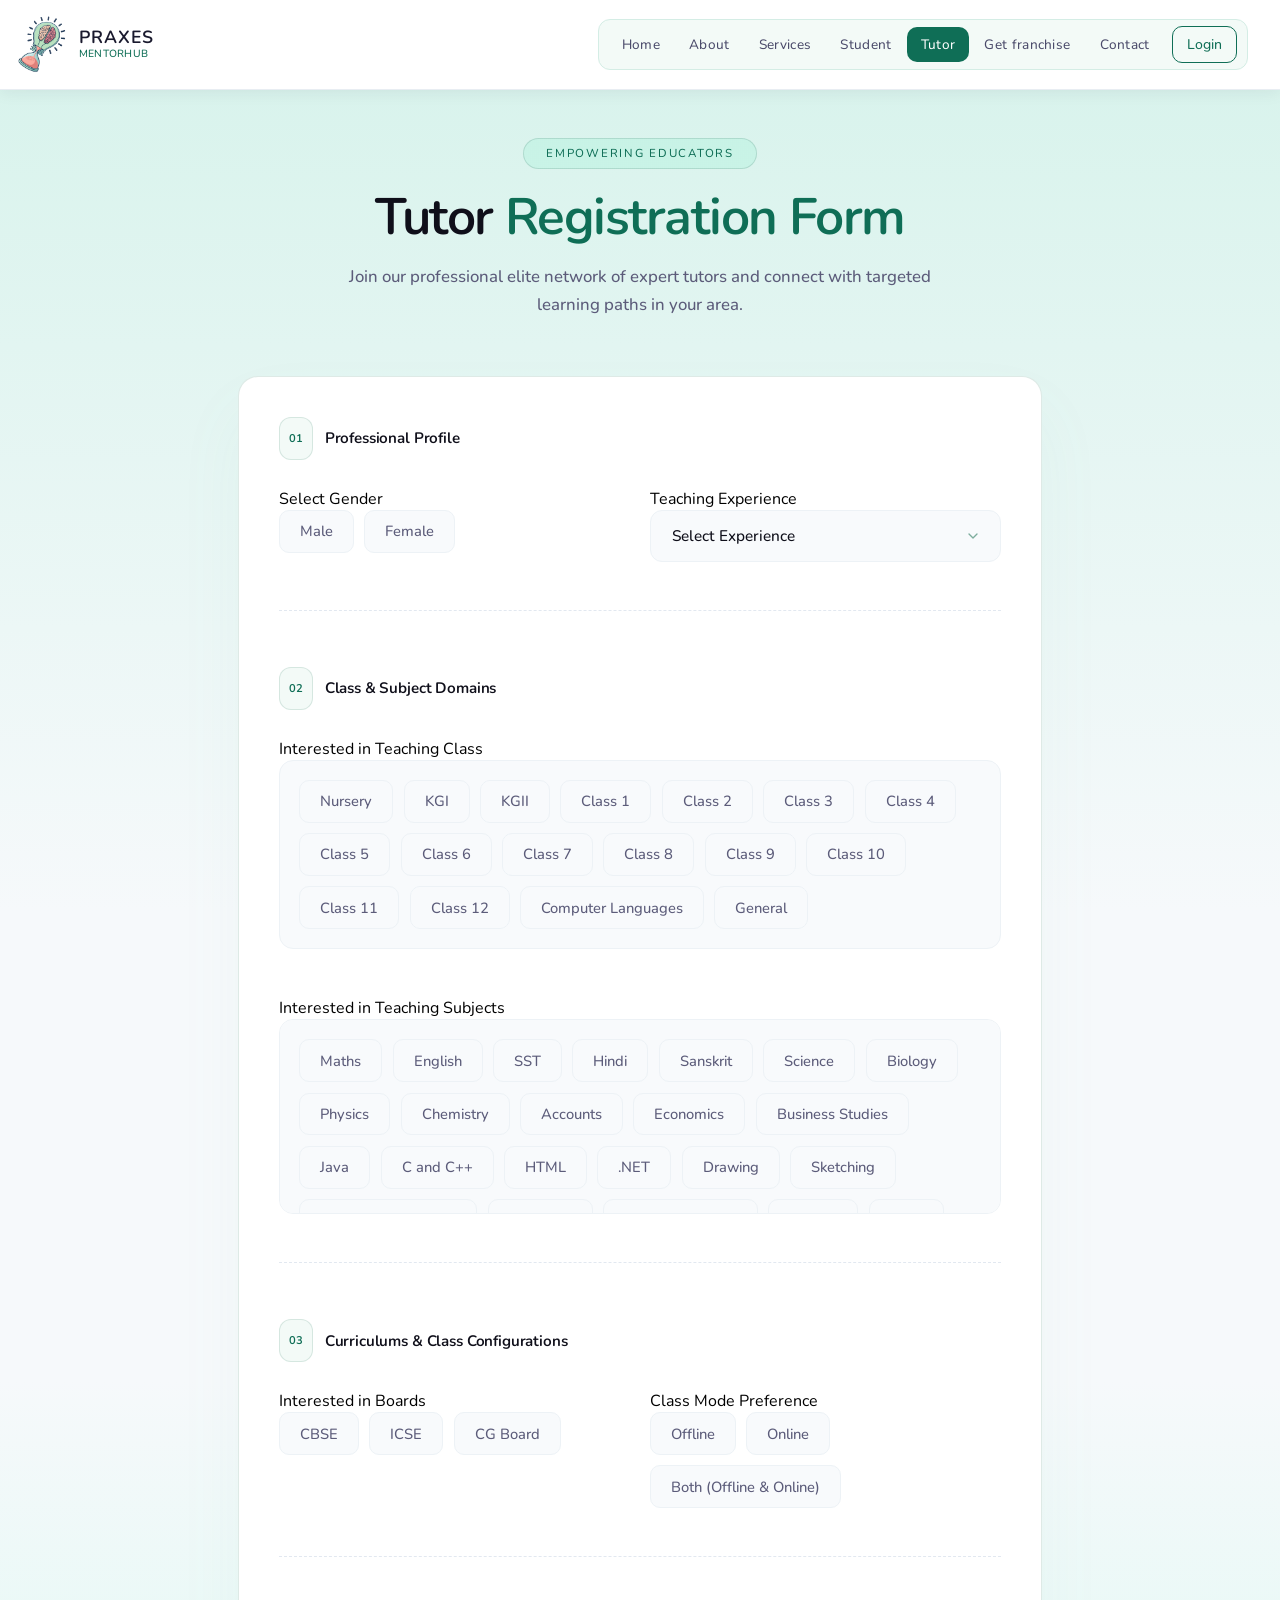
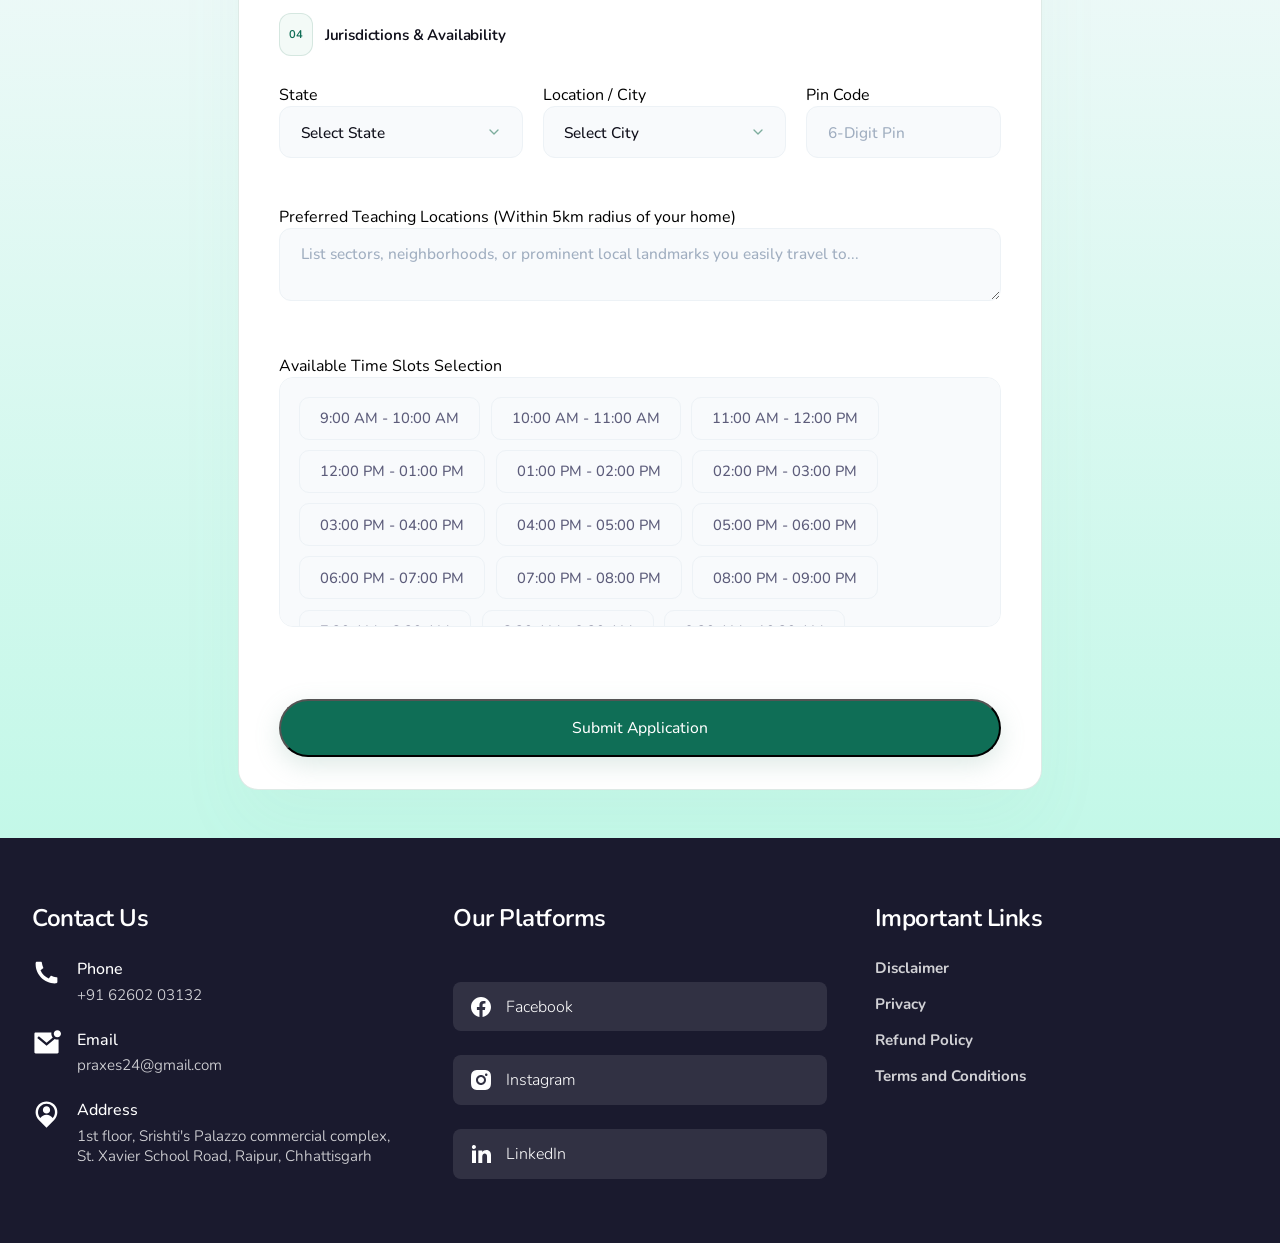
<file: tutor_form.html>
<!DOCTYPE html>
<html lang="en">
<head>
    <meta charset="UTF-8">
    <meta name="viewport" content="width=device-width, initial-scale=1.0">
    <title>Tutor Registration — PRAXES MENTORHUB</title>
    <link rel="stylesheet" href="navbar.css">
    <link rel="stylesheet" href="style.css">
    <link rel="stylesheet" href="studentTeacher_reg.css">
    <link rel="stylesheet" href="footer.css">
</head>
<body>

    <header id="header">
        <a href="index.html" id="logo">
            <img src="logo.png" alt="PRAXES MENTORHUB Logo">
            <div class="logo-name">
                <h3>PRAXES</h3>
                <h5>MENTORHUB</h5>
            </div>
        </a>
        <div class="menu-container">
            <nav id="menu">
                <a href="index.html"><button class="btn">Home</button></a>
                <a href="about.html"><button class="btn">About</button></a>
                <a href="services.html"><button class="btn">Services</button></a>
                <a href="student_form.html"><button class="btn">Student</button></a>
                <a href="tutor_form.html"><button class="btn active">Tutor</button></a>
                <a href="get_franchise.html"><button class="btn">Get franchise</button></a>
                <a href="contact.html"><button class="btn">Contact</button></a>
                <div class="profile-wrapper">
                    <a href="login.html" class="nav-login-btn">Login</a>
                </div>
            </nav>
        </div>
        <div class="menu-open-close" id="mobileMenuBtn" aria-label="Toggle Navigation">
            <img class="mobile-icon-asset menu-icon" src="menu.svg" alt="Open Menu" />
            <img class="mobile-icon-asset close-icon" src="close.svg" alt="Close Menu" />
        </div>
        <div id="mobileMenuDrawer" class="mobile-drawer-wrapper">
            <a href="login.html" class="nav-login-btn">Login</a>
            <div class="menu-divider"></div>
            <a href="index.html" class="mobile-link">Home</a>
            <a href="about.html" class="mobile-link">About</a>
            <a href="services.html" class="mobile-link">Services</a>
            <a href="student_form.html" class="mobile-link">Student</a>
            <a href="tutor_form.html" class="mobile-link active">Tutor</a>
            <a href="get_franchise.html" class="mobile-link">Get franchise</a>
            <a href="contact.html" class="mobile-link">Contact</a>
        </div>
    </header>

    <main id="main">
        <section class="contact-section">
            <div class="form-page-container">
                
                <header class="section-header" style="margin-bottom: 3.5rem;">
                    <div class="section-label">Empowering Educators</div>
                    <h1 class="section-title">Tutor <span>Registration Form</span></h1>
                    <p class="section-subtitle">Join our professional elite network of expert tutors and connect with targeted learning paths in your area.</p>
                </header>

                <div class="contact-form-wrapper student-form-card">
                    <form class="premium-contact-form registration-grid-form" action="#" method="POST">
                        
                        <div class="form-form-section">
                            <h3 class="form-section-heading"><span>01</span> Professional Profile</h3>
                            <div class="form-row-split">
                                <div class="form-group">
                                    <label>Select Gender</label>
                                    <div class="pill-selection-wrapper">
                                        <label class="pill-tile"><input type="radio" name="tutor_gender" value="Male" required><span>Male</span></label>
                                        <label class="pill-tile"><input type="radio" name="tutor_gender" value="Female"><span>Female</span></label>
                                    </div>
                                </div>
                                <div class="form-group">
                                    <label for="form-experience">Teaching Experience</label>
                                    <select id="form-experience" name="experience" required>
                                        <option value="" disabled selected hidden>Select Experience</option>
                                        <option value="0 Yr">Fresher</option>
                                        <option value="1 Yr">1 Yr Experience</option>
                                        <option value="2 Yrs">2 Yrs Experience</option>
                                        <option value="3 Yrs">3 Yrs Experience</option>
                                        <option value="4 Yrs">4 Yrs Experience</option>
                                        <option value="5 Yrs">5 Yrs Experience</option>
                                        <option value="6 Yrs">6 Yrs Experience</option>
                                        <option value="7 Yrs">7 Yrs Experience</option>
                                        <option value="8 Yrs">8 Yrs Experience</option>
                                        <option value="9 Yrs">9 Yrs Experience</option>
                                        <option value="10+ Yrs">10+ Yrs Experience</option>
                                    </select>
                                </div>
                            </div>
                        </div>

                        <div class="form-form-section">
                            <h3 class="form-section-heading"><span>02</span> Class & Subject Domains</h3>
                            
                            <div class="form-group">
                                <label>Interested in Teaching Class</label>
                                <div class="pill-selection-wrapper multi-scroll-box">
                                    <label class="pill-tile checkbox-tile"><input type="checkbox" name="teaching_classes" value="Nursery"><span>Nursery</span></label>
                                    <label class="pill-tile checkbox-tile"><input type="checkbox" name="teaching_classes" value="KGI"><span>KGI</span></label>
                                    <label class="pill-tile checkbox-tile"><input type="checkbox" name="teaching_classes" value="KGII"><span>KGII</span></label>
                                    <label class="pill-tile checkbox-tile"><input type="checkbox" name="teaching_classes" value="Class 1"><span>Class 1</span></label>
                                    <label class="pill-tile checkbox-tile"><input type="checkbox" name="teaching_classes" value="Class 2"><span>Class 2</span></label>
                                    <label class="pill-tile checkbox-tile"><input type="checkbox" name="teaching_classes" value="Class 3"><span>Class 3</span></label>
                                    <label class="pill-tile checkbox-tile"><input type="checkbox" name="teaching_classes" value="Class 4"><span>Class 4</span></label>
                                    <label class="pill-tile checkbox-tile"><input type="checkbox" name="teaching_classes" value="Class 5"><span>Class 5</span></label>
                                    <label class="pill-tile checkbox-tile"><input type="checkbox" name="teaching_classes" value="Class 6"><span>Class 6</span></label>
                                    <label class="pill-tile checkbox-tile"><input type="checkbox" name="teaching_classes" value="Class 7"><span>Class 7</span></label>
                                    <label class="pill-tile checkbox-tile"><input type="checkbox" name="teaching_classes" value="Class 8"><span>Class 8</span></label>
                                    <label class="pill-tile checkbox-tile"><input type="checkbox" name="teaching_classes" value="Class 9"><span>Class 9</span></label>
                                    <label class="pill-tile checkbox-tile"><input type="checkbox" name="teaching_classes" value="Class 10"><span>Class 10</span></label>
                                    <label class="pill-tile checkbox-tile"><input type="checkbox" name="teaching_classes" value="Class 11"><span>Class 11</span></label>
                                    <label class="pill-tile checkbox-tile"><input type="checkbox" name="teaching_classes" value="Class 12"><span>Class 12</span></label>
                                    <label class="pill-tile checkbox-tile"><input type="checkbox" name="teaching_classes" value="Computer Languages"><span>Computer Languages</span></label>
                                    <label class="pill-tile checkbox-tile"><input type="checkbox" name="teaching_classes" value="General"><span>General</span></label>
                                </div>
                            </div>

                            <div class="form-group" style="margin-top: 1.5rem;">
                                <label>Interested in Teaching Subjects</label>
                                <div class="pill-selection-wrapper multi-scroll-box">
                                    <label class="pill-tile checkbox-tile"><input type="checkbox" name="teaching_subjects" value="Maths"><span>Maths</span></label>
                                    <label class="pill-tile checkbox-tile"><input type="checkbox" name="teaching_subjects" value="English"><span>English</span></label>
                                    <label class="pill-tile checkbox-tile"><input type="checkbox" name="teaching_subjects" value="SST"><span>SST</span></label>
                                    <label class="pill-tile checkbox-tile"><input type="checkbox" name="teaching_subjects" value="Hindi"><span>Hindi</span></label>
                                    <label class="pill-tile checkbox-tile"><input type="checkbox" name="teaching_subjects" value="Sanskrit"><span>Sanskrit</span></label>
                                    <label class="pill-tile checkbox-tile"><input type="checkbox" name="teaching_subjects" value="Science"><span>Science</span></label>
                                    <label class="pill-tile checkbox-tile"><input type="checkbox" name="teaching_subjects" value="Biology"><span>Biology</span></label>
                                    <label class="pill-tile checkbox-tile"><input type="checkbox" name="teaching_subjects" value="Physics"><span>Physics</span></label>
                                    <label class="pill-tile checkbox-tile"><input type="checkbox" name="teaching_subjects" value="Chemistry"><span>Chemistry</span></label>
                                    <label class="pill-tile checkbox-tile"><input type="checkbox" name="teaching_subjects" value="Accounts"><span>Accounts</span></label>
                                    <label class="pill-tile checkbox-tile"><input type="checkbox" name="teaching_subjects" value="Economics"><span>Economics</span></label>
                                    <label class="pill-tile checkbox-tile"><input type="checkbox" name="teaching_subjects" value="Business studies"><span>Business Studies</span></label>
                                    <label class="pill-tile checkbox-tile"><input type="checkbox" name="teaching_subjects" value="Java"><span>Java</span></label>
                                    <label class="pill-tile checkbox-tile"><input type="checkbox" name="teaching_subjects" value="C and C++"><span>C and C++</span></label>
                                    <label class="pill-tile checkbox-tile"><input type="checkbox" name="teaching_subjects" value="HTML"><span>HTML</span></label>
                                    <label class="pill-tile checkbox-tile"><input type="checkbox" name="teaching_subjects" value="dot net"><span>.NET</span></label>
                                    <label class="pill-tile checkbox-tile"><input type="checkbox" name="teaching_subjects" value="Drawing"><span>Drawing</span></label>
                                    <label class="pill-tile checkbox-tile"><input type="checkbox" name="teaching_subjects" value="Sketching"><span>Sketching</span></label>
                                    <label class="pill-tile checkbox-tile"><input type="checkbox" name="teaching_subjects" value="Handwriting classes"><span>Handwriting Classes</span></label>
                                    <label class="pill-tile checkbox-tile"><input type="checkbox" name="teaching_subjects" value="Mural Art"><span>Mural Art</span></label>
                                    <label class="pill-tile checkbox-tile"><input type="checkbox" name="teaching_subjects" value="Canvas Paintings"><span>Canvas Paintings</span></label>
                                    <label class="pill-tile checkbox-tile"><input type="checkbox" name="teaching_subjects" value="Portrait"><span>Portrait</span></label>
                                    <label class="pill-tile checkbox-tile"><input type="checkbox" name="teaching_subjects" value="Yoga"><span>Yoga</span></label>
                                </div>
                            </div>
                        </div>

                        <div class="form-form-section">
                            <h3 class="form-section-heading"><span>03</span> Curriculums & Class Configurations</h3>
                            <div class="form-row-split">
                                <div class="form-group">
                                    <label>Interested in Boards</label>
                                    <div class="pill-selection-wrapper">
                                        <label class="pill-tile checkbox-tile"><input type="checkbox" name="boards" value="CBSE"><span>CBSE</span></label>
                                        <label class="pill-tile checkbox-tile"><input type="checkbox" name="boards" value="ICSE"><span>ICSE</span></label>
                                        <label class="pill-tile checkbox-tile"><input type="checkbox" name="boards" value="CG Board"><span>CG Board</span></label>
                                    </div>
                                </div>
                                <div class="form-group">
                                    <label>Class Mode Preference</label>
                                    <div class="pill-selection-wrapper">
                                        <label class="pill-tile"><input type="radio" name="tutor_mode" value="Offline" required><span>Offline</span></label>
                                        <label class="pill-tile"><input type="radio" name="tutor_mode" value="Online"><span>Online</span></label>
                                        <label class="pill-tile"><input type="radio" name="tutor_mode" value="Both"><span>Both (Offline & Online)</span></label>
                                    </div>
                                </div>
                            </div>
                        </div>

                        <div class="form-form-section">
                            <h3 class="form-section-heading"><span>04</span> Jurisdictions & Availability</h3>
                            <div class="form-row-split location-three-split" style="margin-bottom: 1.5rem;">
                                <div class="form-group">
                                    <label for="form-state">State</label>
                                    <select id="form-state" name="state" required>
                                        <option value="" disabled selected hidden>Select State</option>
                                        <option value="Chhattisgarh">Chhattisgarh</option>
                                        <option value="Maharashtra">Maharashtra</option>
                                    </select>
                                </div>
                                <div class="form-group">
                                    <label for="form-location">Location / City</label>
                                    <select id="form-location" name="location" required>
                                        <option value="" disabled selected hidden>Select City</option>
                                        <option value="Raipur">Raipur</option>
                                        <option value="Bilaspur">Bilaspur</option>
                                        <option value="Nagpur">Nagpur</option>
                                    </select>
                                </div>
                                <div class="form-group">
                                    <label for="form-pincode">Pin Code</label>
                                    <input type="text" id="form-pincode" name="pincode" placeholder="6-Digit Pin" pattern="[0-9]{6}" required />
                                </div>
                            </div>

                            <div class="form-group" style="margin-bottom: 1.5rem;">
                                <label for="form-radius-areas">Preferred Teaching Locations (Within 5km radius of your home)</label>
                                <textarea id="form-radius-areas" name="preferred_radius_areas" rows="2" placeholder="List sectors, neighborhoods, or prominent local landmarks you easily travel to..." required></textarea>
                            </div>

                            <div class="form-group">
                                <label>Available Time Slots Selection</label>
                                <div class="pill-selection-wrapper multi-scroll-box slots-box">
                                    <label class="pill-tile checkbox-tile"><input type="checkbox" name="tutor_slots" value="9am-10am"><span>9:00 AM - 10:00 AM</span></label>
                                    <label class="pill-tile checkbox-tile"><input type="checkbox" name="tutor_slots" value="10am-11am"><span>10:00 AM - 11:00 AM</span></label>
                                    <label class="pill-tile checkbox-tile"><input type="checkbox" name="tutor_slots" value="11am-12noon"><span>11:00 AM - 12:00 PM</span></label>
                                    <label class="pill-tile checkbox-tile"><input type="checkbox" name="tutor_slots" value="12noon-1pm"><span>12:00 PM - 01:00 PM</span></label>
                                    <label class="pill-tile checkbox-tile"><input type="checkbox" name="tutor_slots" value="1pm-2pm"><span>01:00 PM - 02:00 PM</span></label>
                                    <label class="pill-tile checkbox-tile"><input type="checkbox" name="tutor_slots" value="2pm-3pm"><span>02:00 PM - 03:00 PM</span></label>
                                    <label class="pill-tile checkbox-tile"><input type="checkbox" name="tutor_slots" value="3pm-4pm"><span>03:00 PM - 04:00 PM</span></label>
                                    <label class="pill-tile checkbox-tile"><input type="checkbox" name="tutor_slots" value="4pm-5pm"><span>04:00 PM - 05:00 PM</span></label>
                                    <label class="pill-tile checkbox-tile"><input type="checkbox" name="tutor_slots" value="5pm-6pm"><span>05:00 PM - 06:00 PM</span></label>
                                    <label class="pill-tile checkbox-tile"><input type="checkbox" name="tutor_slots" value="6pm-7pm"><span>06:00 PM - 07:00 PM</span></label>
                                    <label class="pill-tile checkbox-tile"><input type="checkbox" name="tutor_slots" value="7pm-8pm"><span>07:00 PM - 08:00 PM</span></label>
                                    <label class="pill-tile checkbox-tile"><input type="checkbox" name="tutor_slots" value="8pm-9pm"><span>08:00 PM - 09:00 PM</span></label>
                                    
                                    <label class="pill-tile checkbox-tile"><input type="checkbox" name="tutor_slots" value="7:30-8:30am"><span>7:30 AM - 8:30 AM</span></label>
                                    <label class="pill-tile checkbox-tile"><input type="checkbox" name="tutor_slots" value="8:30-9:30am"><span>8:30 AM - 9:30 AM</span></label>
                                    <label class="pill-tile checkbox-tile"><input type="checkbox" name="tutor_slots" value="9:30-10:30am"><span>9:30 AM - 10:30 AM</span></label>
                                    <label class="pill-tile checkbox-tile"><input type="checkbox" name="tutor_slots" value="10:30-11:30am"><span>10:30 AM - 11:30 AM</span></label>
                                    <label class="pill-tile checkbox-tile"><input type="checkbox" name="tutor_slots" value="11:30-12:30pm"><span>11:30 AM - 12:30 PM</span></label>
                                    <label class="pill-tile checkbox-tile"><input type="checkbox" name="tutor_slots" value="3:30-4:30pm"><span>03:30 PM - 04:30 PM</span></label>
                                    <label class="pill-tile checkbox-tile"><input type="checkbox" name="tutor_slots" value="4:30-5:30pm"><span>04:30 PM - 05:30 PM</span></label>
                                    <label class="pill-tile checkbox-tile"><input type="checkbox" name="tutor_slots" value="5:30-6:30pm"><span>05:30 PM - 06:30 PM</span></label>
                                    <label class="pill-tile checkbox-tile"><input type="checkbox" name="tutor_slots" value="6:30-7:30pm"><span>06:30 PM - 07:30 PM</span></label>
                                    <label class="pill-tile checkbox-tile"><input type="checkbox" name="tutor_slots" value="7:30-8:30pm"><span>07:30 PM - 08:30 PM</span></label>
                                    <label class="pill-tile checkbox-tile"><input type="checkbox" name="tutor_slots" value="8:30-9:30pm"><span>08:30 PM - 09:30 PM</span></label>
                                    <label class="pill-tile checkbox-tile"><input type="checkbox" name="tutor_slots" value="4:20-5:20pm"><span>04:20 PM - 05:20 PM</span></label>
                                </div>
                            </div>
                        </div>

                        <button type="submit" class="cta-btn primary form-submit-btn" style="margin-top: 1rem;">
                            Submit Application
                        </button>
                    </form>
                </div>

            </div>
        </section>
    </main>

    <footer id="footer">
        <div class="contact-us">
            <h3>Contact Us</h3>
            <div class="contacts">
                <div class="contact-details">
                    <img src="phone.svg" alt="" />
                    <div class="contact">
                        <h4 class="contact-title">Phone</h4>
                        <h5>+91 62602 03132</h5>
                    </div>
                </div>
                <div class="contact-details">
                    <img src="mail.svg" alt="" />
                    <div class="contact">
                        <h4 class="contact-title">Email</h4>
                        <h5>praxes24@gmail.com</h5>
                    </div>
                </div>
                <div class="contact-details">
                    <img src="map.svg" alt="" />
                    <div class="contact">
                        <h4 class="contact-title">Address</h4>
                        <h5>1st floor, Srishti's Palazzo commercial complex, St. Xavier School Road, Raipur, Chhattisgarh</h5>
                    </div>
                </div>
            </div>
        </div>
        <div class="social-platforms">
            <h3>Our Platforms</h3>
            <div class="platform">
                <img src="Facebook.svg" alt="" />
                <h4>Facebook</h4>
            </div>
            <div class="platform">
                <img src="instagram.svg" alt="" />
                <h4>Instagram</h4>
            </div>
            <div class="platform">
                <img src="LinkedIn.svg" alt="" />
                <h4>LinkedIn</h4>
            </div>
        </div>
        <div class="what-offer">
            <h3>Important Links</h3>
            <div class="offers">
                <a href="disclaimer"><h4>Disclaimer</h4></a>
                <a href="privacy"><h4>Privacy</h4></a>
                <a href="refund_policy"><h4>Refund Policy</h4></a>
                <a href="terms_and_condition"><h4>Terms and Conditions</h4></a>
            </div>
        </div>
    </footer>

    <script src="script.js"></script>
</body>
</html>
</file>
<file: navbar.css>
/* =========================================================================
   1. MAIN CORES & LAYOUT STRUCTURES
   ========================================================================= */
@import url('https://fonts.googleapis.com/css2?family=Nunito:wght@400;450;500;550;600;650;700;750;800&display=swap');

html, body, main, header, footer, section, div, h1, h2, h3, h4, h5, h6, p, a, span,
button, .btn, input, select, textarea, option {
    font-family: "Nunito", sans-serif;

/* =========================================================================
   1. MAIN CORES & LAYOUT STRUCTURES
   ========================================================================= */
#header {
    height: 10vh;
    min-height: 64px;
    width: 100vw;
    position: sticky;
    top: 0;
    z-index: 10000;
    display: flex;
    justify-content: space-between;
    align-items: center;
    background-color: #ffffff;
    border-bottom: 1px solid #e8edf2;
    box-shadow: 0 2px 16px rgba(26, 26, 46, 0.07);
    padding: 0 2rem 0 0.6rem;
    transition: box-shadow 0.3s ease;
}

/* ---- Logo ---- */
#header #logo {
    height: 100%;
    min-width:min-content;
    display: flex;
    align-items: center;
    padding: 0.3rem 0.4rem;
    text-decoration: none;
    gap: 0.6rem;
}

#header #logo img {
    height: 80%;
    width: auto;
    object-fit: contain;
}

#header #logo .logo-name {
    height: 100%;
    width: auto;
    display: flex;
    align-items: flex-start;
    justify-content: center;
    flex-direction: column;
    line-height: 1;
    margin-left: -.6rem;
}

#header #logo .logo-name h3 {
    font-size: 1.1rem;
    font-weight: 650;
    color: #1a1a2e;
    letter-spacing: 1px;
}

#header #logo .logo-name h5 {
    font-size: 0.65rem;
    font-weight: 500;
    color: #0f6e56;
    letter-spacing: 0.3px;
    line-height: 1.3;
}


/* =========================================================================
   2. DESKTOP TEXT-CAPSULE MENU MODULE
   ========================================================================= */
#header .menu-container #menu {
    height: fit-content;
    width: fit-content;
    background-color: #f3faf7;
    border: 1.5px solid #d4ede5;
    display: flex;
    padding: 0.4rem 0.6rem;
    border-radius: 12px;
    gap: 2px;
    align-items: center;
}

#header #menu a {
    text-decoration: none;
    display: inline-block;
}

#header #menu a .btn,
#header #menu .btn {
    background: none;
    border: none;
    font-size: 0.85rem;
    font-weight: 450;
    cursor: pointer;
    color: #4a4a6a;
    padding: 0.5rem 0.85rem;
    border-radius: 10px;
    transition: all 0.23s ease;
    letter-spacing: 0.3px;
    white-space: nowrap;
    font-family: "Nunito", sans-serif;
}

#header #menu a .btn:hover,
#header #menu .btn:hover {
    background-color: #a9e3d0;
    color: #1a1a2e;
}

#header #menu a .btn.active,
#header #menu .btn.active {
    background-color: #0f6e56;
    color: #ffffff;
}


/* =========================================================================
   3. ACCOUNT WRAPPER & DROPDOWN COMPONENT ENGINES
   ========================================================================= */
.profile-wrapper {
    position: relative;
    display: inline-block;
}

#header #menu .profile-wrapper {
    background: transparent;
    border: none;
    padding: 0;
    margin-left: 0.4rem;
}

#header #menu .nav-login-btn {
    display: inline-flex;
    align-items: center;
    justify-content: center;
    text-decoration: none;
    padding: 0.5rem 0.9rem;
    font-size: 0.88rem;
    font-weight: 450;
    font-family: 'Nunito', sans-serif;
    color: #0f6e56; 
    background: transparent;
    border: 1.5px solid #0f6e56; 
    border-radius: 10px; 
    cursor: pointer;
    white-space: nowrap;
    transition: all 0.25s ease;
}

#header #menu .nav-login-btn:hover {
    background: #0f6e56;
    color: #ffffff;
}


/* =========================================================================
   4. COMPACT MOBILE VIEW BREAKPOINT OPERATIONS
   ========================================================================= */
#header #mobileMenuBtn {
    display: none;
}

#header .mobile-drawer-wrapper {
    display: none;
}

@media (max-width: 1024px) {
    #header #logo .logo-name {
        margin-left: -0.2rem;
    }

    #header #logo img {
        margin-right: -0.9rem;
    }

    #header .menu-container #menu {
        display: none;
    }

    /* ---- FIXED COLORED CONTAINER BUBBLE ---- */
    #header #mobileMenuBtn {
        display: flex;
        align-items: center;
        justify-content: center;
        position: absolute;
        top: 50%;
        right: 1.5rem;
        transform: translateY(-50%);
        width: 42px;
        height: 42px;
        margin: 0;
        cursor: pointer;
        z-index: 10002;
        background-color: #0f6e56; 
        border-radius: 50%;
        border: 1.5px solid #d4ede5;
        transition: transform 0.25s cubic-bezier(0.16, 1, 0.3, 1), background-color 0.2s ease;
    }

    /* ---- HARDWARE DRIVEN SVG INLINE IMAGES ---- */
    #header #mobileMenuBtn .mobile-icon-asset {
        width: 22px;
        height: 22px;
        object-fit: contain;
        pointer-events: none;
        filter: brightness(0) invert(1);
        transition: transform 0.25s ease, opacity 0.2s ease;
    }

    /* Rendering Layer Toggle Logic States */
    #header #mobileMenuBtn .menu-icon { display: block; }
    #header #mobileMenuBtn .close-icon { display: none; }

    /* Custom active menu button state toggled with your preferred green palette color */
    #header #mobileMenuBtn.is-open {
        background-color: #0f6e56; 
        border-color: rgba(255, 255, 255, 0.1);
        transform: translateY(-50%) rotate(90deg); 
    }

    #header #mobileMenuBtn.is-open .menu-icon { display: none; }
    #header #mobileMenuBtn.is-open .close-icon { display: block; }

    /* ---- FROST GLASSMORPHIC SLIDING PANEL ---- */
    #header .mobile-drawer-wrapper {
        display: flex; 
        flex-direction: column;
        align-items: center;
        gap: 1.2rem;
        position: absolute;
        top: 100%; 
        right: 1.5rem;       
        left: auto;        
        width: 290px;      
        border-radius: 20px; 
        padding: 2.5rem 1.5rem;
        z-index: 10001;
        box-sizing: border-box;

        background: var(--glass-background, rgba(169, 227, 208, 0.75));
        backdrop-filter: blur(16px);
        -webkit-backdrop-filter: blur(16px);
        border: 1px solid rgba(255, 255, 255, 0.25);
        box-shadow: 0 15px 30px rgba(26, 26, 46, 0.06);
        
        opacity: 0;
        visibility: hidden;
        transform: translateY(-20px);
        transition: opacity 0.35s cubic-bezier(0.16, 1, 0.3, 1),
                    transform 0.35s cubic-bezier(0.16, 1, 0.3, 1),
                    visibility 0.35s;
    }

    #header .mobile-drawer-wrapper.is-open {
        opacity: 1;
        visibility: visible;
        transform: translateY(0);
    }
    
    #header .mobile-drawer-wrapper .mobile-link {
        font-family: "Nunito", sans-serif;
        font-size: 1.1rem;
        font-weight: 450;
        color: var(--dark-neutral, #1a1a2e);
        text-decoration: none;
        padding: 0.4rem 0;
        text-align: center;
        width: 100%;
        transition: color 0.2s ease, transform 0.2s ease;
    }

    #header .mobile-drawer-wrapper .mobile-link.active,
    #header .mobile-drawer-wrapper .mobile-link:hover {
        color: #ffffff;
        transform: scale(1.04);
    }

    #header .mobile-drawer-wrapper .mobile-profile-header {
        display: flex;
        align-items: center;
        justify-content: center;
        gap: 0.75rem;
        padding-bottom: 0.5rem;
        width: 100%;
    }
}


/* =========================================================================
   5. NATIVE CORE ANIMATION LAYERS
   ========================================================================= */
@keyframes navDropdownFade {
    from {
        opacity: 0;
        transform: translateY(-8px);
    }
    to {
        opacity: 1;
        transform: translateY(0);
    }
}
</file>
<file: style.css>
/* ==========================================================================
   Isolated Ambient Floating & Luminescence Glow Effect
   ========================================================================== */
.bulb-element img {
    width: 100%;
    height: auto;
    display: block;
    opacity: 1;
    animation: bulbGlowPulse 3.5s cubic-bezier(0.4, 0, 0.2, 1) infinite alternate;
}

@keyframes bulbGlowPulse {
  0% {
    filter: drop-shadow(0 4px 10px rgba(49, 151, 149, 0.15));
  }
  100% {
    filter: drop-shadow(0 12px 25px rgba(51, 241, 140, 0.41));
    transform: translateY(-25px);
  }
}

/* =========================================================================
   1. GLOBAL ARCHITECTURE & DESIGN SYSTEM CONFIGURATION
   ========================================================================= */
@import url('https://fonts.googleapis.com/css2?family=Nunito:wght@400;450;500;550;600;650;700;750;800&display=swap');

:root {
    --brand-primary: #0f6e56;
    --brand-primary-glow: rgba(125, 173, 157, 0.12);
    --brand-light-bg: #f3faf7;
    --brand-border-tint: rgba(125, 173, 157, 0.25);
    
    --glass-background: rgba(169, 227, 208, 0.7);
    --background: #a9e3d0;
    --page-color: #f6f9fb; 
    --scroll-bar-color: #0f6e56;
    --hover-color: #ffffff;
    --dark-neutral: #0f0f1a; 
    --muted-text: #5c5c7a;   
    --font-primary: "Nunito", sans-serif;
}

* {
    margin: 0;
    padding: 0;
    box-sizing: border-box;
    font-family: "Nunito", sans-serif;
}

html, body, main, header, footer, section, div, h1, h2, h3, h4, h5, h6, p, a, span,
button, .btn, input, select, textarea, option {
    font-family: "Nunito", sans-serif;
}

html, body {
    min-height: 100%;
    width: 100%;
    overflow-x: clip;
    background-color: var(--page-color);
}

#main {
    min-height: 100%;
    width: 100%;
    background-color: var(--page-color);
}

/* Custom Webkit Scrollbars */
::-webkit-scrollbar {
    width: 0.6rem;
    background-color: var(--page-color);
}

::-webkit-scrollbar-thumb {
    background-color: var(--scroll-bar-color);
    border-radius: 10px;
}

*::selection {
    color: white;
    background-color: var(--background);
}

.hover:hover {
    color: var(--hover-color);
    transition: color 0.3s cubic-bezier(0.16, 1, 0.3, 1);
}

/* =========================================================================
   2. PAGE 1: LANDING HERO SYSTEM
   ========================================================================= */
#main .page1 {
    min-height: calc(100vh - 10vh);
    width: 100%;
    display: flex;
    align-items: center;
    justify-content: center;
    padding: 4rem 2rem;
    background: linear-gradient(to bottom, #e3f6fc 0%, #f6f9fb 85%, #f6f9fb 100%);
    position: relative;
    overflow: hidden;
}

#main .page1::before {
    content: "";
    position: absolute;
    top: -40%;
    right: -10%;
    width: 650px;
    height: 650px;
    background: radial-gradient(circle, #e0f4fb 20%, rgba(125, 173, 157, 0.25) 90%);
    border-radius: 50%;
    pointer-events: none;
    filter: blur(20px);
}

#main .page1::after {
    content: "";
    position: absolute;
    bottom: -20%;
    left: -5%;
    width: 550px;
    height: 550px;
    background: radial-gradient(circle, #e0f4fb 20%, rgba(125, 173, 157, 0.2) 90%);
    border-radius: 50%;
    pointer-events: none;
    filter: blur(20px);
}

#main .page1 .hero {
    position: relative;
    max-width: 1300px;
    width: 100%;
    display: grid;
    grid-template-columns: 1fr 1fr;
    gap: 5rem;
    align-items: center;
    z-index: 1;
}

.hero__content {
    width: 100%;
    display: flex;
    flex-direction: column;
}

.hero__badge {
    display: inline-flex;
    align-items: center;
    justify-content: center;
    padding: 0.5rem 1.4rem;
    border-radius: 50px;
    background: linear-gradient(90deg, rgba(125,173,157,0.08) 0%, rgba(125,173,157,0.18) 100%);
    color: var(--brand-primary);
    border: 1px solid rgba(125, 173, 157, 0.35);
    font-weight: 450;
    letter-spacing: 0.15em; 
    text-transform: uppercase;
    font-size: 0.72rem;
    margin-bottom: 1.8rem;
    width: fit-content;
}

.hero__title {
    font-size: clamp(2.6rem, 5vw, 4rem);
    line-height: 1.15;
    letter-spacing: -0.03em; 
    margin-bottom: 1.5rem;
    color: var(--dark-neutral);
    font-weight: 650;
}

.hero__title span {
    color: #0f6e56;
}

.hero__subtitle {
    font-size: clamp(1.02rem, 1.5vw, 1.15rem);
    line-height: 1.75;
    color: var(--muted-text);
    margin-bottom: 2.8rem;
    font-weight: 500;
}

.hero__actions {
    display: flex;
    flex-wrap: wrap;
    gap: 1.2rem;
    margin-bottom: 2rem;
}

.cta-btn {
    display: inline-flex;
    align-items: center;
    justify-content: center;
    padding: 1rem 2.2rem;
    border-radius: 50px;
    font-size: 0.98rem;
    font-weight: 450;
    cursor: pointer;
    transition: all 0.4s cubic-bezier(0.16, 1, 0.3, 1);
    text-decoration: none;
}

.cta-btn.primary {
    background: var(--brand-primary);
    color: white;
    box-shadow: 0 8px 24px rgba(125, 173, 157, 0.25);
}

.cta-btn:hover {
    transform: translateY(-4px);
}

.cta-btn.primary:hover {
    box-shadow: 0 16px 32px rgba(125, 173, 157, 0.4);
}

.cta-btn.secondary {
    background: #ffffff;
    color: var(--muted-text);
    border: 1px solid rgba(26, 26, 46, 0.08);
    box-shadow: 0 4px 12px rgba(0,0,0,0.02);
}

.cta-btn.secondary:hover {
    background: var(--background);
    color: var(--dark-neutral);
    border-color: var(--background);
}

.hero__visual {
    width: 100%;
    display: flex;
    align-items: center;
    justify-content: center;
    position: relative;
    z-index: 1;
}

/* =========================================================================
   3. GLOBAL METRICS BAR
   ========================================================================= */
.stats-bar {
    background: var(--dark-neutral);
    padding: 2.5rem 2rem;
    display: flex;
    justify-content: center;
    align-items: center;
    flex-wrap: wrap;
    gap: 2rem 4rem;
    width: 100%;
    box-shadow: inset 0 1px 0 rgba(255,255,255,0.05);
}

.stat-item {
    flex: 1;
    min-width: 160px;
    text-align: center;
    padding: 0.5rem 2rem;
    border-right: 1px solid rgba(255, 255, 255, 0.08);
}

.stat-item:last-child {
    border-right: none;
}

.stat-number {
    display: block;
    font-size: clamp(2rem, 3.5vw, 2.8rem);
    font-weight: 650;
    color: #a9e3d0;
    line-height: 1;
    margin-bottom: 0.5rem;
    letter-spacing: -0.02em;
}

.stat-label {
    display: block;
    font-size: 0.85rem;
    color: rgba(255, 255, 255, 0.55);
    font-weight: 650;
    letter-spacing: 1px;
    text-transform: uppercase;
}

/* =========================================================================
   4. PAGE 2: CORE SECTION HEADERS
   ========================================================================= */
#main .page2 {
    min-height: 100%;
    width: 100%;
    background-color: var(--page-color);
    position: relative;
    padding: 6rem 2rem;
}

.section-header {
    text-align: center;
    margin-bottom: 4.5rem;
}

.section-label {
    display: inline-flex;
    align-items: center;
    background: linear-gradient(90deg, rgba(2, 235, 157, 0.086) 0%, rgba(2, 235, 157, 0.086) 100%);
    color: var(--brand-primary);
    border: 1px solid rgba(125, 173, 157, 0.35);
    padding: 0.4rem 1.4rem;
    border-radius: 50px;
    font-size: 0.72rem;
    font-weight: 450;
    text-transform: uppercase;
    letter-spacing: 0.15em;
    margin-bottom: 1.2rem;
}

.section-title {
    font-size: clamp(2.2rem, 4vw, 3.2rem);
    color: var(--dark-neutral);
    font-weight: 650;
    margin-bottom: 1rem;
    letter-spacing: -0.03em;
    line-height: 1.15;
}

.section-title span {
    color: #0f6e56;
}

.section-subtitle {
    font-size: 1.05rem;
    color: var(--muted-text);
    max-width: 600px;
    margin: 0 auto;
    line-height: 1.7;
    font-weight: 500;
}

/* =========================================================================
   5. INTERACTIVE TIMELINE WORKFLOW SYSTEM
   ========================================================================= */
.workflow-section {
    padding: 7rem 2rem;
    background: #ffffff;
    width: 100%;
    overflow: hidden;
}

.workflow-timeline-wrapper {
    position: relative;
    display: flex;
    justify-content: space-between;
    align-items: flex-start;
    gap: 2rem;
    max-width: 1300px;
    margin: 6rem auto 2rem auto;
    width: 100%;
}

.timeline-progress-line {
    position: absolute;
    top: 90px;
    left: 6%;
    width: 88%;
    height: 4px;
    background: #f0f4f8;
    z-index: 1;
}

.workflow-step-card {
    position: relative;
    display: flex;
    flex-direction: column;
    align-items: center;
    text-align: center;
    flex: 1;
    z-index: 5;
    padding: 1.5rem 1rem;
    border-radius: 20px;
    transition: all 0.5s cubic-bezier(0.16, 1, 0.3, 1);
}

.step-text-block {
    display: flex;
    flex-direction: column;
    align-items: center;
    width: 100%;
}

.step-badge {
    background: #f8fafc;
    color: #64748b;
    font-family: "Nunito", sans-serif;
    font-weight: 650;
    font-size: 0.8rem;
    padding: 0.25rem 0.75rem;
    border-radius: 20px;
    margin-bottom: 1.2rem;
    border: 1px solid #e2e8f0;
    z-index: 5;
}

.step-image-frame {
    width: 130px;
    height: 130px;
    display: flex;
    align-items: center;
    justify-content: center;
    margin-bottom: 1.5rem;
    border-radius: 24px;
    z-index: 4;
    transition: all 0.5s cubic-bezier(0.16, 1, 0.3, 1);
}

.step-image-frame img {
    width: 100%;
    height: 100%;
    object-fit: contain;
}

.step-title {
    font-size: 1.25rem;
    font-weight: 650;
    color: var(--dark-neutral);
    margin-bottom: 0.6rem;
    letter-spacing: -0.01em;
}

.step-desc {
    font-size: 0.9rem;
    color: var(--muted-text);
    line-height: 1.6;
    padding: 0 0.5rem;
}

.satisfaction-loop-alert {
    width: 100%;
    max-width: 220px;
    background: #fff5f5;
    border: 1px dashed #f56565;
    border-radius: 12px;
    padding: 0.75rem 0.85rem;
    margin-top: 1.2rem;
}

.loop-tag {
    display: inline-block;
    background: #f56565;
    color: #ffffff;
    font-size: 0.65rem;
    font-weight: 650;
    padding: 0.15rem 0.5rem;
    border-radius: 4px;
    text-transform: uppercase;
    margin-bottom: 0.3rem;
    letter-spacing: 0.5px;
}

.satisfaction-loop-alert p {
    font-size: 0.75rem;
    color: #c53030;
    font-weight: 450;
    line-height: 1.35;
}

.workflow-step-card.highlight-loop {
    background-color: #f4fdf9;
    box-shadow: 0 4px 6px rgba(125, 173, 157, 0.02), 0 20px 30px rgba(125, 173, 157, 0.06);
}

.workflow-step-card.highlight-loop .step-badge {
    background: var(--brand-primary);
    color: #ffffff;
    border-color: var(--brand-primary);
}

.workflow-step-card:hover {
    transform: translateY(-8px);
}

.workflow-step-card:hover .step-image-frame {
    transform: scale(1.08);
    filter: drop-shadow(0 15px 25px rgba(125, 173, 157, 0.18));
}

/* =========================================================================
   6. REVIEWS & TESTIMONIALS MESH GRID
   ========================================================================= */
.testimonials-section {
    padding: 7rem 2rem;
    background: var(--page-color);
}

.testimonials-grid {
    display: grid;
    grid-template-columns: repeat(auto-fit, minmax(300px, 1fr));
    gap: 2rem;
    max-width: 1300px;
    margin: 0 auto;
}

.testimonial-card {
    background: #ffffff;
    border: 1px solid rgba(125,173,157,0.18);
    border-radius: 20px;
    padding: 2.5rem 2.2rem;
    transition: all 0.5s cubic-bezier(0.16, 1, 0.3, 1);
    display: flex;
    flex-direction: column;
    box-shadow: 0 4px 6px rgba(0,0,0,0.01);
}

.testimonial-card:hover {
    transform: translateY(-6px);
    box-shadow: 0 25px 45px rgba(125, 173, 157, 0.12);
    border-color: var(--brand-primary);
}

.stars {
    color: #f59e0b;
    font-size: 0.95rem;
    letter-spacing: 4px;
    margin-bottom: 1.2rem;
}

.testimonial-text {
    font-size: 0.96rem;
    color: var(--muted-text);
    line-height: 1.8;
    font-style: italic;
    flex-grow: 1;
    margin-bottom: 1.8rem;
    position: relative;
    padding-top: 0.5rem;
}

.testimonial-text::before {
    content: '"';
    position: absolute;
    top: -0.9rem;
    left: -0.4rem;
    font-size: 3.8rem;
    color: #c9ebd2;
    font-style: normal;
    font-weight: 650;
    line-height: 1;
    opacity: 0.7;
}

.testimonial-author {
    display: flex;
    align-items: center;
    gap: 1rem;
    padding-top: 1.4rem;
    border-top: 1px solid #f0f4f6;
}

.author-avatar {
    width: 44px;
    height: 44px;
    border-radius: 50%;
    background: var(--brand-light-bg);
    color: var(--brand-primary);
    font-weight: 450;
    display: flex;
    align-items: center;
    justify-content: center;
    border: 1px solid rgba(125,173,157,0.3);
}

.author-name {
    font-size: 0.98rem;
    font-weight: 450;
    color: var(--dark-neutral);
}

.author-class {
    font-size: 0.82rem;
    color: var(--muted-text);
    margin-top: 0.1rem;
}

/* =========================================================================
   7. NAVIGATION UTILITIES (SCROLL TO TOP UPGRADES)
   ========================================================================= */
.auth-hidden {
  display: none;
}

/* Updated to target the functional ID from your script.js template */
#scrollTopBtn {
  position: fixed;
  bottom: 2rem;
  right: 2rem;
  width: 45px;
  height: 45px;
  background-color: var(--brand-primary);
  color: #ffffff;
  border: 2px solid var(--brand-primary);
  border-radius: 50%;
  font-size: 1.2rem;
  cursor: pointer;
  display: flex;
  align-items: center;
  justify-content: center;
  z-index: 9999;
  box-shadow: 0 4px 12px rgba(125, 173, 157, 0.3);
  opacity: 0;
  visibility: hidden;
  transition: opacity 0.3s cubic-bezier(0.16, 1, 0.3, 1), 
              visibility 0.3s cubic-bezier(0.16, 1, 0.3, 1), 
              transform 0.3s cubic-bezier(0.16, 1, 0.3, 1), 
              box-shadow 0.3s ease;
}

#scrollTopBtn:hover {
  transform: scale(1.1) translateY(-2px);
  box-shadow: 0 8px 20px rgba(125, 173, 157, 0.45);
}

#scrollTopBtn.is-visible {
  opacity: 1;
  visibility: visible;
}

/* =========================================================================
   8. MOBILE NAVBAR NAVIGATION SYSTEM (GLASSMORPHISM OVERLAY)
   ========================================================================= */
#mobileMenuBtn {
    display: none;
}

.mobile-drawer-wrapper {
    display: none;
}

@media (max-width: 1024px) {
    #header #logo .logo-name {
        margin-left: 0.5rem;
    }

    #menu {
        display: none;
    }

    #mobileMenuBtn {
        display: flex;
        align-items: center;
        justify-content: center;
        position: absolute;
        top: 50%;
        right: 1.5rem;
        transform: translateY(-50%);
        width: 42px;
        height: 42px;
        z-index: 10002;
        background-color: var(--brand-primary);
        border-radius: 50%;
        border: 1.5px solid #d4ede5;
        transition: transform 0.25s cubic-bezier(0.16, 1, 0.3, 1), background-color 0.2s ease;
    }

    .mobile-icon-asset {
        width: 22px;
        height: 22px;
        object-fit: contain;
        pointer-events: none;
        filter: brightness(0) invert(1);
    }

    #mobileMenuBtn .menu-icon { display: block; }
    #mobileMenuBtn .close-icon { display: none; }

    #mobileMenuBtn.is-open {
        background-color: var(--brand-primary);
        transform: translateY(-50%) rotate(90deg);
    }

    #mobileMenuBtn.is-open .menu-icon { display: none; }
    #mobileMenuBtn.is-open .close-icon { display: block; }

    .mobile-drawer-wrapper {
        display: flex;
        right: 1rem;
        left: auto;
        flex-direction: column;
        align-items: center;
        gap: 1.2rem;
        position: absolute;
        top: 100%;
        width: 290px;
        border-radius: 20px;
        padding: 2.5rem 1.5rem;
        z-index: 10001;
        box-sizing: border-box;
        background: var(--glass-background, rgba(169, 227, 208, 0.75));
        backdrop-filter: blur(16px);
        -webkit-backdrop-filter: blur(16px);
        border: 1px solid rgba(255, 255, 255, 0.25);
        box-shadow: 0 15px 30px rgba(26, 26, 46, 0.06);
        opacity: 0;
        visibility: hidden;
        transform: translateY(-20px);
        transition: opacity 0.35s cubic-bezier(0.16, 1, 0.3, 1), transform 0.35s cubic-bezier(0.16, 1, 0.3, 1), visibility 0.35s;
    }

    .mobile-drawer-wrapper.is-open {
        opacity: 1;
        visibility: visible;
        transform: translateY(0);
    }

    /* ---- MOBILE DRAWER LOGIN BUTTON ---- */
    #mobileMenuDrawer .nav-login-btn {
        display: flex;
        align-items: center;
        justify-content: center;
        text-decoration: none;
        width: 100%;
        padding: 0.75rem 1.5rem;
        font-family: "Nunito", sans-serif;
        font-size: 1rem;
        font-weight: 450;
        color: #ffffff;
        background-color: var(--dark-neutral);
        border: none;
        border-radius: 12px;
        box-shadow: 0 4px 12px #04fc8426;
        transition: all 0.3s cubic-bezier(0.16, 1, 0.3, 1);
    }

    #mobileMenuDrawer .nav-login-btn:hover {
        background-color: var(--brand-primary, #0f6e56);
        transform: translateY(-2px);
        box-shadow: 0 6px 16px rgba(125, 173, 157, 0.3);
    }

    /* ---- MOBILE DRAWER DIVIDER LINE ---- */
    #mobileMenuDrawer .menu-divider {
        width: 100%;
        height: 1px;
        background-color: rgba(255, 255, 255, 0.35);
        margin: 0.5rem 0 0.7rem 0;
        border: none;
        display: block;
    }

    /* ---- BASE MOBILE LINK CONFIGURATION ---- */
    .mobile-link {
        font-family: "Nunito", sans-serif;
        font-size: 1.1rem;
        font-weight: 450;
        color: var(--dark-neutral, #1a1a2e);
        text-decoration: none;
        padding: 0.6rem 1.5rem;
        text-align: center;
        width: 100%;
        display: block;
        box-sizing: border-box;
        transition: color 0.25s ease, background-color 0.25s ease, transform 0.25s ease;
    }

    /* ---- PREMIUM ACTIVE PEEKING TAB BLOCK ---- */
    .mobile-link.active {
        color: #ffffff;
        border-radius: 7px; 
        background-color: var(--brand-primary, #1a1a2e); 
        box-shadow: -2px 4px 12px rgba(26, 26, 46, 0.12);
        transform: translateX(-2px); 
    }

    .mobile-link:hover:not(.active) {
        color: #ffffff;
        transform: scale(1.04);
    }

    .mobile-profile-header {
        display: flex;
        align-items: center;
        justify-content: center;
        gap: 0.75rem;
        padding-bottom: 0.5rem;
        width: 100%;
    }
}

/* =========================================================================
   9. DEVICE RE-LAYOUT RIGID RESPONSIVE BREAKPOINTS
   ========================================================================= */
@media (max-width: 1024px) {
    .workflow-timeline-wrapper {
        flex-direction: column;
        align-items: flex-start;
        gap: 4rem;
        padding: 0 1rem;
        margin-top: 4rem;
    }

    .timeline-progress-line {
        top: 0;
        left: 52px;
        width: 4px;
        height: 94%;
    }

    .workflow-step-card {
        flex-direction: row;
        text-align: left;
        align-items: center;
        gap: 2rem;
        width: 100%;
        padding: 1.2rem 1rem;
    }

    .step-text-block {
        align-items: flex-start;
        flex: 1;
    }

    .workflow-step-card:hover {
        transform: translateX(6px);
    }

    .step-badge {
        position: absolute;
        top: -12px;
        left: 38px;
    }

    .step-image-frame {
        margin-bottom: 0;
        flex-shrink: 0;
        width: 90px;
        height: 90px;
    }

    .step-desc {
        font-size: 75%;
        padding: 0;
    }

    .satisfaction-loop-alert {
        margin-top: 1rem;
        font-size: 60%;
        max-width: 100%;
    }
}

@media (max-width: 900px) {
    #main .page1 {
        padding: 3rem 1.5rem;
    }

    #main .page1 .hero {
        grid-template-columns: 1fr;
        gap: 2.5rem;
    }

    .hero__visual {
        display: none;
    }

    .stats-bar {
        flex-direction: column;
        gap: 2.5rem;
        padding: 3rem 1.5rem;
    }

    .stat-item {
        width: 100%;
        border-right: none;
        border-bottom: 1px solid rgba(255, 255, 255, 0.1);
        padding-bottom: 1.5rem;
    }

    .stat-item:last-child {
        border-bottom: none;
        padding-bottom: 0;
    }
}

@media (max-width: 600px) {
    #main .page1 {
        padding: 2.5rem 1rem 2rem;
    }

    .hero__actions {
        flex-direction: column;
        gap: 0.8rem;
    }

    .cta-btn {
        width: 100%;
    }

    .testimonials-section {
        padding: 4rem 1rem;
    }

    .testimonials-grid {
        gap: 1.2rem;
    }
}

/* =========================================================================
   10. PAGE2, SERVICE AND GRADIANTS
   ========================================================================= */

.page2 .cards {
    width: 100%;
    max-width: 1300px;
    margin: 3rem auto;
    display: grid;
    grid-template-columns: repeat(auto-fit, minmax(340px, 1fr));
    gap: 2.5rem;
    padding: 0 1rem;
}

.card {
    background: #ffffff;
    border: 1px solid var(--brand-border-tint); 
    border-radius: 16px;
    overflow: hidden;
    display: flex;
    flex-direction: column;
    padding: 2.5rem 2.2rem;
    position: relative;
    box-shadow: 
        0 4px 6px rgba(26, 26, 46, 0.01),
        0 15px 30px rgba(26, 26, 46, 0.02),
        0 25px 50px rgba(125, 173, 157, 0.04);
    transition: transform 0.5s cubic-bezier(0.16, 1, 0.3, 1), 
                box-shadow 0.5s cubic-bezier(0.16, 1, 0.3, 1), 
                border-color 0.3s ease;
}

.card:hover {
    transform: translateY(-8px) scale(1.01);
    border-color: var(--brand-primary);
    box-shadow: 
        0 4px 10px rgba(125, 173, 157, 0.04),
        0 22px 40px rgba(26, 26, 46, 0.04),
        0 40px 70px rgba(125, 173, 157, 0.09);
}

.card .courses {
    background: none;
    box-shadow: none;
    border-radius: 0;
    padding: 0;
    margin-bottom: 0.6rem;
    display: block;
}

.card .courses h4 {
    font-size: 0.85rem;
    color: var(--brand-primary);
    font-weight: 450;
    text-transform: uppercase;
    letter-spacing: 0.05em;
}

.card .chapter {
    font-size: 1.5rem;
    color: var(--dark-neutral);
    font-weight: 650;
    padding: 0;
    margin: 0 0 1.4rem 0;
    line-height: 1.2;
    letter-spacing: -0.01em;
    text-align: left;
}

.card .sub-topic {
    font-size: 0.95rem;
    color: var(--muted-text);
    line-height: 1.75;
    padding: 0 0 2.2rem 0;
    margin: 0;
    flex-grow: 1;
    font-weight: 500;
    text-align: left;
    border-bottom: 1px dashed #e2e8f0;
}

.card .sub-topic strong {
    color: var(--dark-neutral);
    font-weight: 450;
}

.card .join-btn {
    display: flex;
    align-items: center;
    justify-content: center;
    text-decoration: none;
    width: 100%;
    max-width: 100%;
    margin: 1.8rem 0 0 0;
    padding: 0.9rem 1.6rem;
    font-size: 0.94rem;
    background-color: var(--brand-light-bg);
    color: var(--brand-primary);
    border: 1.5px solid rgba(125, 173, 157, 0.3);
    border-radius: 12px;
    font-weight: 450;
    cursor: pointer;
    transition: all 0.3s cubic-bezier(0.16, 1, 0.3, 1);
    box-shadow: none;
}

.card .join-btn:hover {
    transform: none;
    background-color: var(--brand-primary);
    color: #ffffff;
    border-color: var(--brand-primary);
    box-shadow: 0 6px 18px rgba(125, 173, 157, 0.25);
}

@media (max-width: 600px) {
    #main .page2 {
        padding: 4rem 1rem;
    }

    .page2 .cards {
        grid-template-columns: 1fr;
        gap: 1.5rem;
    }

    .card {
        padding: 2rem 1.5rem;
    }

    .card .chapter {
        font-size: 1.4rem;
        padding: 0;
    }
}
</file>
<file: loader.css>
@import url('https://fonts.googleapis.com/css2?family=Nunito:wght@400;500;600;700;800&display=swap');

#preloader, #preloader * {
    font-family: 'Nunito', sans-serif;
}

#preloader {
    position: fixed;
    top: 0;
    left: 0;
    width: 100%;
    height: 100%;
    background: radial-gradient(circle at 50% 50%, #dbfbbf 0%, #83ebea 55%, #5ce4e2 100%);
    display: flex;
    align-items: center;
    justify-content: center;
    z-index: 99999;
    opacity: 1;
    transition: opacity 0.6s cubic-bezier(0.4, 0, 0.2, 1), visibility 0.6s;
    overflow: hidden;
}

#preloader.fade-out {
    opacity: 0;
    visibility: hidden;
}

.loader-content-container {
    position: relative;
    display: flex;
    flex-direction: column-reverse;
    align-items: center;
    justify-content: center;
    width: 100vw;
    height: 100vh;
}

.modern-fluid-aura {
    position: absolute;
    top: 50%;
    left: 50%;
    transform: translate(-50%, -50%);
    width: 75vmin;
    height: 75vmin;
    background: radial-gradient(circle at 35% 35%, #ffffff 0%, #dbfbbb 40%, #83ebea 100%);
    box-shadow: 
        0 0 60px rgba(255, 255, 255, 0.8), 
        0 25px 50px rgba(47, 210, 228, 0.3);
    animation: matchVideoBlob 4s ease-in-out infinite alternate, spinAura 25s linear infinite;
    z-index: 1;
}

#loader-logo-image {
    position: absolute;
    top: 50%;
    left: 50%;
    transform: translate(-50%, -50%) scale(0.5);
    width: 65vw;
    height: 65vh;
    display: flex;
    align-items: center;
    justify-content: center;
    opacity: 0;
    z-index: 2;
    transition: opacity 1.2s cubic-bezier(0.25, 1, 0.5, 1), transform 1.4s cubic-bezier(0.16, 1, 0.3, 1);
}

#loader-logo-image img {
    width: 100%;
    height: 100%;
    object-fit: contain;
}

#loader-logo-image.reveal {
    opacity: 1;
    transform: translate(-50%, -50%) scale(1);
}

#loader-text {
    position: absolute;
    bottom: 8%;
    font-weight: 550;
    font-size: clamp(2.4rem, 5.5vw, 3.8rem);
    color: #ffffff;
    letter-spacing: 12px;
    text-align: center;
    opacity: 0;
    z-index: 3;
    transition: transform 1.2s cubic-bezier(0.25, 1, 0.5, 1), opacity 0.6s ease, text-shadow 1s ease;
}

#loader-text.visible {
    opacity: 1;
    text-shadow: 
        1px 1px 0px #404040,
        2px 2px 0px #2d2d2d,
        3px 3px 0px #1a1a1a,
        4px 4px 15px rgba(0, 0, 0, 0.65);
}

#loader-text.move-down {
    transform: translateY(30px);
}

@keyframes matchVideoBlob {
    0% {
        border-radius: 45% 55% 40% 60% / 40% 45% 55% 60%;
    }
    50% {
        border-radius: 53% 47% 58% 42% / 55% 52% 48% 45%;
    }
    100% {
        border-radius: 40% 60% 48% 52% / 43% 40% 60% 57%;
    }
}

@keyframes spinAura {
    0% {
        transform: translate(-50%, -50%) rotate(0deg);
    }
    100% {
        transform: translate(-50%, -50%) rotate(360deg);
    }
}
</file>
<file: footer.css>
@import url('https://fonts.googleapis.com/css2?family=Nunito:wght@400;450;500;550;600;650;700;750;800&display=swap');

html, body, main, header, footer, section, div, h1, h2, h3, h4, h5, h6, p, a, span,
button, .btn, input, select, textarea, option {
    font-family: "Nunito", sans-serif;
}


#footer {
    width: 100%;
    background: #1a1a2e;
    display: grid;
    grid-template-columns: repeat(auto-fit, minmax(280px, 1fr));
    gap: 3rem;
    padding: 4rem 2rem;
    color: white;
}

/* ---- Component Elements ---- */
#footer h3 {
    font-size: 1.5rem;
    font-weight: 650;
    margin-bottom: 1.5rem;
    color: white;
    letter-spacing: -0.5px;
}

/* ---- Section Column 1: Contacts & Details ---- */
#footer .contact-us {
    display: flex;
    flex-direction: column;
}

#footer .contact-us .contacts {
    display: flex;
    flex-direction: column;
    gap: 1.5rem;
}

#footer .contact-us .contact-details {
    display: flex;
    align-items: flex-start;
    gap: 1rem;
}

#footer .contact-us .contact-details img {
    height: 1.8rem;
    width: 1.8rem;
    flex-shrink: 0;
    filter: brightness(0) invert(1);
}

#footer .contact-us .contact {
    display: flex;
    flex-direction: column;
    gap: 0.3rem;
}

#footer .contact-us .contact-title {
    font-weight: 500;
    color: white;
    font-size: 1rem;
    margin: 0;
}

#footer .contact-us .contact h5 {
    color: rgba(255, 255, 255, 0.8);
    font-size: 0.95rem;
    font-weight: 350;
    margin: 0;
}

#footer .contact-us .contact h5 a {
    color: white;
    text-decoration: none;
}

/* ---- Section Column 2: Offerings & Quick Links ---- */
#footer .what-offer {
    display: flex;
    flex-direction: column;
}

#footer .what-offer .offers {
    display: flex;
    flex-direction: column;
    gap: 1rem;
}

#footer .what-offer .offers a {
    text-decoration: none;
    color: rgba(255, 255, 255, 0.8);
    font-weight: 350;
    transition: all 0.3s ease;
    font-size: 0.95rem;
}

#footer .what-offer .offers a:hover {
    color: white;
    margin-left: 5px;
}

#footer .what-offer .offers a h4 {
    margin: 0;
    font-size: 0.95rem;
}

/* ---- Section Column 3: Platform & Social Channels ---- */
#footer .social-platforms {
    display: flex;
    flex-direction: column;
    gap: 1.5rem;
}

#footer .social-platforms .platform {
    display: flex;
    align-items: center;
    gap: 0.8rem;
    padding: 0.8rem 1rem;
    background: rgba(255, 255, 255, 0.1);
    border-radius: 8px;
    transition: all 0.3s ease;
    cursor: pointer;
}

#footer .social-platforms .platform:hover {
    background: rgba(255, 255, 255, 0.2);
    transform: translateX(5px);
}

#footer .social-platforms .platform img {
    height: 1.5rem;
    width: 1.5rem;
    flex-shrink: 0;
    filter: brightness(0) invert(1);
}

#footer .social-platforms .platform h4 {
    font-size: 1rem;
    font-weight: 300;
    color: white;
    margin: 0;
}

/* =========================================================================
   MEDIA QUERY RESPONSIVENESS ARCHITECTURE
   ========================================================================= */
@media (max-width: 630px) {
    #footer {
        grid-template-columns: 1fr;
        gap: 2rem;
        padding: 2.5rem 1.5rem;
    }
    
    #footer .social-platforms .platform {
        justify-content: flex-start;
    }
    
    #footer .contact-us .contacts {
        gap: 1.2rem;
    }
    
    #footer h3 {
        font-size: 1.3rem;
        margin-bottom: 1rem;
    }
}

@media (max-width: 400px) {
    #footer {
        padding: 2rem 1rem;
        gap: 1.5rem;
    }
    
    #footer h3 {
        font-size: 1.1rem;
    }
    
    #footer .what-offer .offers a {
        font-size: 0.9rem;
    }
}
</file>
<file: about.css>
@import url('https://fonts.googleapis.com/css2?family=Nunito:wght@400;450;500;550;600;650;700;750;800&display=swap');

html, body, main, header, footer, section, div, h1, h2, h3, h4, h5, h6, p, a, span,
button, .btn, input, select, textarea, option {
    font-family: "Nunito", sans-serif;
}


.about-hero {
    min-height: 40vh;
    width: 100%;
    display: flex;
    align-items: center;
    justify-content: center;
    padding: 5rem 2rem 3rem;
    background: linear-gradient(to bottom, #c3f8e8 0%, #f6f9fb 35%, #f6f9fb 55%, #c3f8e8 100%);
    text-align: center;
    position: relative;
}

.about-hero__content {
    max-width: 850px;
    width: 100%;
    display: flex;
    flex-direction: column;
    align-items: center;
}

.about-hero__content .hero__title span {
    color: var(--brand-primary);
}

.about-narrative {
    background-color: var(--page-color);
    padding: 2rem 2rem 6rem;
    width: 100%;
    background: linear-gradient(to bottom, #c3f8e8 0%, #ffffff 100%);
}

.about-container {
    max-width: 1200px;
    margin: 0 auto;
    width: 100%;
}

.narrative-main {
    background: #ffffff;
    border: 1px solid var(--brand-border-tint);
    border-radius: 24px;
    padding: 3.5rem 2.5rem;
    margin-bottom: 4rem;
    box-shadow: 0 4px 6px rgba(26, 26, 46, 0.01), 0 20px 40px rgba(26, 26, 46, 0.02);
}

.narrative-p {
    font-size: 1.05rem;
    color: var(--muted-text);
    line-height: 1.85;
    font-weight: 500;
    margin-bottom: 1.5rem;
}

.narrative-p:last-child {
    margin-bottom: 0;
}

.narrative-p strong {
    color: var(--dark-neutral);
    font-weight: 450;
}

.about-cards-grid {
    margin-bottom: 5rem !important;
}

.values-ribbon {
    background: var(--dark-neutral);
    border-radius: 24px;
    padding: 4rem 2rem;
    text-align: center;
    box-shadow: 0 15px 40px rgba(15, 15, 26, 0.25);
}

.values-grid {
    display: flex;
    justify-content: center;
    align-items: center;
    flex-wrap: wrap;
    gap: 1rem;
    max-width: 900px;
    margin: 0 auto;
}

.value-pill {
    background: rgba(169, 227, 208, 0.12);
    border: 1.5px solid rgba(169, 227, 208, 0.25);
    color: #a9e3d0;
    font-weight: 450;
    font-size: 0.95rem;
    padding: 0.65rem 1.6rem;
    border-radius: 50px;
    letter-spacing: 0.3px;
    transition: all 0.3s cubic-bezier(0.16, 1, 0.3, 1);
}

.value-pill:hover {
    background: var(--brand-primary);
    color: #ffffff;
    border-color: var(--brand-primary);
    transform: translateY(-3px);
    box-shadow: 0 6px 16px rgba(125, 173, 157, 0.25);
}

@media (max-width: 768px) {
    .narrative-main {
        padding: 2.2rem 1.5rem;
    }

    .values-ribbon {
        padding: 3rem 1.2rem;
    }

    .value-pill {
        width: 100%;
        text-align: center;
    }
}
</file>
<file: contact.css>
@import url('https://fonts.googleapis.com/css2?family=Nunito:wght@400;450;500;550;600;650;700;750;800&display=swap');

html, body, main, header, footer, section, div, h1, h2, h3, h4, h5, h6, p, a, span,
button, .btn, input, select, textarea, option {
    font-family: "Nunito", sans-serif;
}

.contact-section {
    background: linear-gradient(to bottom, #e3f6fc 0%, #f6f9fb 40%, #f3faf7 70%, #c3f8e8 100%);
    padding: 7rem 2rem 9rem;
    width: 100%;
}

.contact-container {
    max-width: 1200px;
    margin: 0 auto;
    width: 100%;
    display: grid;
    grid-template-columns: 1fr 1.1fr;
    gap: 5rem;
    align-items: start;
}

.contact-info-deck {
    display: flex;
    flex-direction: column;
}

.contact-info-deck .hero__title span {
    color: #0f6e56;
}

.info-block-item {
    display: flex;
    align-items: flex-start;
    gap: 1.6rem;
    margin-bottom: 2.2rem;
}

.info-block-item:last-child {
    margin-bottom: 0;
}

.info-icon-circle {
    width: 50px;
    height: 50px;
    background-color: var(--brand-light-bg);
    border: 1px solid rgba(125, 173, 157, 0.35);
    border-radius: 14px;
    display: flex;
    align-items: center;
    justify-content: center;
    font-size: 1.25rem;
    flex-shrink: 0;
}

.info-details h4 {
    font-size: 1.15rem;
    color: var(--dark-neutral);
    font-weight: 650;
    margin-bottom: 0.4rem;
    letter-spacing: -0.01em;
}

.info-details p {
    font-size: 0.96rem;
    color: var(--muted-text);
    line-height: 1.65;
    font-weight: 500;
}

.info-details p strong {
    color: var(--dark-neutral);
}

.contact-form-wrapper {
    background: #ffffff;
    border: 1px solid var(--brand-border-tint); 
    border-radius: 24px;
    padding: 3.5rem 3rem;
    box-shadow: 
        0 4px 6px rgba(26, 26, 46, 0.01),
        0 20px 40px rgba(26, 26, 46, 0.02),
        0 35px 70px rgba(125, 173, 157, 0.03);
}

.premium-contact-form {
    display: flex;
    flex-direction: column;
    gap: 1.6rem;
}

.form-group {
    display: flex;
    flex-direction: column;
    gap: 0.55rem;
}

.form-group label {
    font-size: 0.8rem;
    font-weight: 450;
    color: var(--dark-neutral);
    text-transform: uppercase;
    letter-spacing: 0.1em; 
}

.form-group input, .form-group textarea {
    width: 100%;
    background-color: #f8fafc;
    border: 1.5px solid #edf2f6;
    border-radius: 12px;
    padding: 0.9rem 1.3rem;
    font-family: "Nunito", sans-serif;
    font-size: 0.96rem;
    font-weight: 650;
    color: var(--dark-neutral);
    outline: none;
    transition: all 0.3s cubic-bezier(0.16, 1, 0.3, 1);
}

.form-group input:focus, .form-group textarea:focus {
    background-color: #ffffff;
    border-color: var(--brand-primary);
    box-shadow: 0 0 0 4px var(--brand-primary-glow);
}

.form-group input::placeholder, .form-group textarea::placeholder {
    color: #a0aec0;
    font-weight: 500;
}

.form-submit-btn {
    width: 100%;
    border: none;
    padding: 1.1rem 2rem;
    font-size: 1rem;
    margin-top: 0.6rem;
    border-radius: 50px;
    box-shadow: 0 8px 24px rgba(125, 173, 157, 0.25);
}

@media (max-width: 968px) {
    .contact-container {
        grid-template-columns: 1fr;
        gap: 4.5rem;
    }

    .contact-form-wrapper {
        padding: 2.5rem 1.5rem;
    }
}
</file>
<file: franchise.css>
.franchise-hero-section {
    width: 100%;
    padding-top: 5rem;
    box-sizing: border-box;
}

.section-underline {
    width: 50px;
    height: 3.5px;
    background: teal;
    border-radius: 50px;
    margin: 1.2rem auto 0;
}

.section-divider {
    width: 99.90%;
    height: 3.5px;
    background: teal;
    border-radius: 50px;
    margin: 1.2rem auto 0;
}

main {
    background: linear-gradient(to bottom, #cef1e7b9 0%, #f6f9fb 3%, #c3f8e8 7%);
}

.franchise-showcase-section {
    background: linear-gradient(to bottom, #d4f9ee 0%,#c3f8e8 100%);
}

.franchise-content-container {
    max-width: 1200px;
    width: 100%;
    margin: 0 auto;
    padding: 6rem 2rem;
    box-sizing: border-box;
}

.franchise-inner-heading {
    font-size: clamp(2rem, 3.5vw, 2.8rem);
    color: var(--dark-neutral);
    font-weight: 650;
    text-align: center;
    margin-bottom: 0.75rem;
    letter-spacing: -0.03em;
    line-height: 1.2;
}

.franchise-inner-heading span {
    color: var(--brand-primary);
    position: relative;
    display: inline-block;
}

.franchise-inner-sub {
    font-size: 1.08rem;
    color: var(--muted-text);
    text-align: center;
    max-width: 650px;
    margin: 0 auto 4.5rem auto;
    font-weight: 500;
    line-height: 1.7;
}

.franchise-showcase-section {
    background-color: #f8fafc;
    position: relative;
}

.franchise-gallery-grid {
    display: grid;
    grid-template-columns: repeat(2, 1fr);
    gap: 3rem;
    width: 100%;
}

.gallery-item-card {
    background: #ffffff;
    border-radius: 24px;
    overflow: hidden;
    box-shadow: 0 4px 20px rgba(26, 26, 46, 0.02), 0 20px 50px rgba(125, 173, 157, 0.04);
    border: 1px solid rgba(125, 173, 157, 0.18);
    display: flex;
    flex-direction: column;
    transition: transform 0.4s cubic-bezier(0.16, 1, 0.3, 1), box-shadow 0.4s cubic-bezier(0.16, 1, 0.3, 1);
}

.gallery-item-card:hover {
    transform: translateY(-6px);
    box-shadow: 0 10px 30px rgba(26, 26, 46, 0.04), 0 30px 70px rgba(125, 173, 157, 0.08);
}

.gallery-img-wrapper {
    position: relative;
    width: 100%;
    height: 290px;
    overflow: hidden;
    background-color: #edf2f6;
}

.gallery-img-wrapper img {
    width: 100%;
    height: 100%;
    object-fit: cover;
    transition: transform 0.6s cubic-bezier(0.16, 1, 0.3, 1);
}

.gallery-item-card:hover .gallery-img-wrapper img {
    transform: scale(1.06);
}

.center-badge-tag {
    position: absolute;
    top: 1.5rem;
    left: 1.5rem;
    background: rgba(15, 15, 26, 0.85);
    backdrop-filter: blur(8px);
    -webkit-backdrop-filter: blur(8px);
    color: #ffffff;
    padding: 0.6rem 1.4rem;
    font-size: 0.75rem;
    font-weight: 450;
    border-radius: 50px;
    letter-spacing: 0.06em;
    text-transform: uppercase;
    border: 1px solid rgba(255, 255, 255, 0.15);
    box-shadow: 0 8px 20px rgba(0, 0, 0, 0.15);
}

.gallery-detail-block {
    padding: 2.5rem;
    display: flex;
    flex-direction: column;
    gap: 0.75rem;
    flex-grow: 1;
}

.gallery-detail-block h4 {
    font-size: 1.35rem;
    color: var(--dark-neutral);
    font-weight: 650;
    margin: 0;
    letter-spacing: -0.01em;
}

.gallery-detail-block p {
    font-size: 0.95rem;
    color: var(--muted-text);
    line-height: 1.65;
    margin: 0;
    font-weight: 500;
}

.franchise-investment-grid {
    display: grid;
    grid-template-columns: repeat(2, 1fr);
    gap: 3rem;
    max-width: 1040px;
    margin: 0 auto;
    width: 100%;
}

.investment-tier-card {
    background: #ffffff;
    border: 1px solid rgba(125, 173, 157, 0.25);
    border-radius: 32px;
    padding: 4rem 3rem;
    position: relative;
    display: flex;
    flex-direction: column;
    box-shadow: 0 20px 50px rgba(125, 173, 157, 0.03);
    transition: transform 0.4s cubic-bezier(0.16, 1, 0.3, 1), box-shadow 0.4s cubic-bezier(0.16, 1, 0.3, 1), border-color 0.3s ease;
}

.investment-tier-card:hover {
    transform: translateY(-8px);
    box-shadow: 0 30px 70px rgba(125, 173, 157, 0.09);
    border-color: var(--brand-primary);
}

.premium-tier-highlight {
    border: 2.5px solid var(--dark-neutral);
    box-shadow: 0 30px 60px rgba(15, 15, 26, 0.06);
}

.premium-tier-highlight:hover {
    border-color: var(--dark-neutral);
}

.tier-badge {
    position: absolute;
    top: -1.2rem;
    left: 3rem;
    background: var(--brand-light-bg);
    color: #0f6e56;
    padding: 0.5rem 1.2rem;
    font-size: 0.75rem;
    font-weight: 650;
    border-radius: 50px;
    text-transform: uppercase;
    letter-spacing: 0.08em;
    border: 1px solid rgba(125, 173, 157, 0.3);
}

.tier-badge.unique {
    background: #fff0f2;
    color: #df2040;
    border-color: rgba(223, 32, 64, 0.2);
}

.investment-tier-card h3 {
    font-size: 1.75rem;
    color: var(--dark-neutral);
    font-weight: 650;
    margin: 0.5rem 0;
    letter-spacing: -0.02em;
}

.tier-price-metrics {
    font-size: 1.1rem;
    font-weight: 450;
    color: var(--muted-text);
    margin-bottom: 2rem;
    display: flex;
    align-items: center;
    gap: 0.4rem;
}

.tier-price-metrics span {
    font-size: 2rem;
    font-weight: 650;
    color: var(--dark-neutral);
}

.premium-tier-highlight .tier-price-metrics span {
    color: var(--brand-primary);
}

.tier-description {
    font-size: 0.96rem;
    color: var(--muted-text);
    line-height: 1.7;
    margin: 0 0 2.5rem 0;
    font-weight: 500;
}

.tier-checklist {
    list-style: none;
    padding: 0;
    margin: 0 0 3rem 0;
    display: flex;
    flex-direction: column;
    gap: 1rem;
}

.tier-checklist li {
    font-size: 0.96rem;
    font-weight: 500;
    color: var(--dark-neutral);
    display: flex;
    align-items: center;
    gap: 0.75rem;
}

.tier-checklist li::before {
    content: "✓";
    color: var(--brand-primary);
    font-weight: 900;
    font-size: 1.1rem;
}

.tier-cta-link {
    display: block;
    text-align: center;
    padding: 1.1rem 2rem;
    background-color: #f1f5f9;
    color: var(--dark-neutral);
    text-decoration: none;
    font-weight: 650;
    font-size: 0.96rem;
    border-radius: 50px;
    margin-top: auto;
    transition: all 0.3s cubic-bezier(0.16, 1, 0.3, 1);
}

.premium-tier-highlight .tier-cta-link {
    background-color: var(--brand-primary);
    color: #ffffff;
    box-shadow: 0 8px 24px rgba(125, 173, 157, 0.3);
}

.investment-tier-card:hover .tier-cta-link {
    background-color: var(--dark-neutral);
    color: #ffffff;
    box-shadow: 0 12px 24px rgba(15, 15, 26, 0.2);
    transform: translateY(-2px);
}

.franchise-perks-section {
    background-color: #f8fafc;
}

.perks-system-grid {
    display: grid;
    grid-template-columns: repeat(4, 1fr);
    gap: 1.75rem;
    width: 100%;
}

.perk-data-node {
    background: #ffffff;
    border: 1px solid rgba(125, 173, 157, 0.15);
    border-radius: 24px;
    padding: 2.5rem 2rem;
    box-shadow: 0 10px 30px rgba(26, 26, 46, 0.015);
    display: flex;
    flex-direction: column;
    gap: 1rem;
    transition: transform 0.3s cubic-bezier(0.16, 1, 0.3, 1), box-shadow 0.3s cubic-bezier(0.16, 1, 0.3, 1), border-color 0.3s ease;
}

.perk-data-node:hover {
    transform: translateY(-5px);
    box-shadow: 0 20px 40px rgba(125, 173, 157, 0.07);
    border-color: var(--brand-primary);
}

.perk-icon-circle {
    width: 52px;
    height: 52px;
    background-color: var(--brand-light-bg);
    border-radius: 14px;
    display: flex;
    align-items: center;
    justify-content: center;
    font-size: 1.5rem;
    border: 1px solid rgba(125, 173, 157, 0.2);
}

.perk-data-node h4 {
    font-size: 1.15rem;
    color: var(--dark-neutral);
    font-weight: 650;
    margin: 0;
    letter-spacing: -0.01em;
}

.perk-data-node p {
    font-size: 0.9rem;
    color: var(--muted-text);
    line-height: 1.6;
    margin: 0;
    font-weight: 500;
}

.franchise-form-section {
    background-color: #ffffff;
}

.franchise-form-wrapper {
    background: #ffffff;
    border: 1px solid var(--brand-border-tint) ;
    box-shadow: 0 40px 90px rgba(125, 173, 157, 0.06) ;
    border-radius: 32px ;
    padding: 3.5rem 3rem;
    box-sizing: border-box;
    width: 100%;
}

.premium-contact-form.registration-grid-form {
    display: flex;
    flex-direction: column;
    gap: 3.5rem;
    width: 100%;
}

.form-form-section {
    display: flex;
    flex-direction: column;
    gap: 1.5rem;
    border-bottom: 1px dashed #e2e8f0;
    padding-bottom: 3rem;
    width: 100%;
    box-sizing: border-box;
}

.form-form-section:last-of-type {
    border-bottom: none;
    padding-bottom: 0;
}

.form-section-heading {
    font-size: 1.25rem;
    font-weight: 650;
    color: var(--dark-neutral);
    letter-spacing: -0.02em;
    display: flex;
    align-items: center;
    gap: 0.85rem;
    margin-bottom: 0.5rem;
}

.form-section-heading span {
    font-size: 0.82rem;
    color: var(--brand-primary);
    background: var(--brand-light-bg);
    border: 1px solid rgba(125, 173, 157, 0.25);
    padding: 0.25rem 0.6rem;
    border-radius: 6px;
    font-weight: 450;
}

.form-row-split {
    display: grid;
    grid-template-columns: 1fr 1fr;
    gap: 1.8rem;
    width: 100%;
    box-sizing: border-box;
}

.location-three-split {
    grid-template-columns: 1fr 1fr 0.8fr;
}

.form-group {
    display: flex;
    flex-direction: column;
    gap: 0.6rem;
    width: 100%;
    text-align: left;
    box-sizing: border-box;
}

.form-group label {
    font-size: 0.8rem;
    font-weight: 450;
    color: var(--dark-neutral);
    text-transform: uppercase;
    letter-spacing: 0.08em;
    padding-left: 0.1rem;
}

.form-group input[type="text"],
.form-group input[type="email"],
.form-group input[type="tel"],
.form-group select,
.form-group textarea {
    width: 100%;
    background-color: #f8fafc;
    border: 1.5px solid #edf2f6;
    border-radius: 12px;
    padding: 0.95rem 1.3rem;
    font-size: 0.96rem;
    font-weight: 500;
    color: var(--dark-neutral);
    outline: none;
    box-sizing: border-box;
    display: block;
    transition: all 0.3s cubic-bezier(0.16, 1, 0.3, 1);
}

.form-group select {
    cursor: pointer;
    appearance: none;
    background-image: url("data:image/svg+xml,%3Csvg xmlns='http://www.w3.org/2000/svg' width='16' height='16' viewBox='0 0 24 24' fill='none' stroke='%234a4a6a' stroke-width='2' stroke-linecap='round' stroke-linejoin='round'%3E%3Cpolyline points='6 9 12 15 18 9'%3E%3C/polyline%3E%3C/svg%3E");
    background-repeat: no-repeat;
    background-position: right 1.2rem center;
    background-size: 1rem;
    padding-right: 2.8rem;
}

.form-group input:focus,
.form-group select:focus,
.form-group textarea:focus {
    background-color: #ffffff;
    border-color: var(--brand-primary);
    box-shadow: 0 0 0 4px var(--brand-primary-glow);
}

.form-group textarea {
    resize: vertical;
}

.form-group input::placeholder,
.form-group textarea::placeholder {
    color: #a0aec0;
    font-weight: 500;
}

.pill-selection-wrapper {
    display: flex;
    flex-wrap: wrap;
    gap: 0.65rem;
    width: 100%;
}

.pill-tile {
    cursor: pointer;
}

.pill-tile input {
    display: none;
}

.pill-tile span {
    display: block;
    padding: 0.75rem 1.3rem;
    font-size: 0.92rem;
    font-weight: 450;
    color: var(--muted-text);
    background-color: #f8fafc;
    border: 1.5px solid #edf2f6;
    border-radius: 10px;
    user-select: none;
    transition: all 0.25s ease;
}

.pill-tile:hover span {
    border-color: var(--brand-primary);
    color: var(--brand-primary);
    background-color: var(--brand-light-bg);
}

.pill-tile input:checked + span {
    background-color: var(--dark-neutral);
    border-color: var(--dark-neutral);
    color: #ffffff;
    box-shadow: 0 4px 12px rgba(15, 15, 26, 0.12);
}

.form-submit-btn {
    width: 100%;
    padding: 1.15rem 2rem;
    font-size: 1rem;
    font-weight: 450;
    border-radius: 50px;
    background-color: var(--brand-primary);
    color: #ffffff;
    box-shadow: 0 8px 24px rgba(125, 173, 157, 0.25);
    box-sizing: border-box;
    cursor: pointer;
    transition: all 0.3s cubic-bezier(0.16, 1, 0.3, 1);
}

.form-submit-btn:hover {
    transform: translateY(-3px);
    box-shadow: 0 14px 32px rgba(125, 173, 157, 0.4);
    background-color: var(--dark-neutral);
}

.form-submit-btn:active {
    transform: translateY(-1px);
}

@media (max-width: 1200px) {
    .perks-system-grid {
        grid-template-columns: repeat(2, 1fr);
        gap: 2rem;
    }
}

@media (max-width: 992px) {
    .franchise-gallery-grid,
    .franchise-investment-grid {
        grid-template-columns: 1fr;
        gap: 3.5rem;
    }

    .investment-tier-card {
        max-width: 550px;
        margin: 0 auto;
        width: 100%;
    }

    .tier-badge {
        left: 2rem;
    }
}

@media (max-width: 820px) {
    .franchise-form-wrapper {
        padding: 2.5rem 1.5rem;
    }

    .form-row-split,
    .location-three-split {
        grid-template-columns: 1fr ;
        gap: 1.5rem ;
    }

    .form-form-section {
        padding-bottom: 2rem;
        gap: 1.2rem;
    }

    .franchise-content-container {
        padding: 4.5rem 1.5rem;
    }

    .investment-tier-card {
        padding: 3rem 2rem;
    }

    .gallery-img-wrapper {
        height: 240px;
    }

    .perks-system-grid {
        grid-template-columns: 1fr;
        gap: 1.5rem;
    }
}
</file>
<file: login.css>
@import url('https://fonts.googleapis.com/css2?family=Nunito:wght@400;450;500;550;600;650;700;750;800&display=swap');

html, body, main, header, footer, section, div, h1, h2, h3, h4, h5, h6, p, a, span,
button, .btn, input, select, textarea, option {
    font-family: "Nunito", sans-serif;
}


.login-page-section {
    width: 100%;
    display: flex;
    align-items: center;
    justify-content: center;
    box-sizing: border-box;
    padding: 2rem 0;
}

.login-column-container {
    max-width: 450px;
    width: 100%;
    margin: 0 auto;
    box-sizing: border-box;
    padding: 0 1.5rem;
}

.login-premium-card {
    background: #ffffff;
    border: 1px solid var(--brand-border-tint, rgba(125, 173, 157, 0.25));
    border-radius: 28px;
    padding: 3.5rem 2.5rem;
    box-shadow: 
        0 4px 6px rgba(26, 26, 46, 0.01),
        0 20px 40px rgba(26, 26, 46, 0.03),
        0 40px 80px rgba(125, 173, 157, 0.05);
    box-sizing: border-box;
    width: 100%;
    transition: transform 0.4s cubic-bezier(0.16, 1, 0.3, 1);
}

.login-toggle-container {
    display: flex;
    background-color: #f1f5f9;
    border: 1px solid #e2e8f0;
    border-radius: 16px;
    padding: 0.4rem;
    margin-bottom: 2.5rem;
    width: 100%;
    position: relative;
    box-sizing: border-box;
}

.login-toggle-btn {
    flex: 1;
    text-align: center;
    padding: 0.85rem 0.5rem;
    font-size: 0.88rem;
    font-weight: 650;
    letter-spacing: 0.05em;
    color: var(--muted-text, #5c5c7a);
    cursor: pointer;
    border-radius: 12px;
    user-select: none;
    z-index: 2;
    transition: all 0.4s cubic-bezier(0.16, 1, 0.3, 1);
}

.login-toggle-btn.active {
    background-color: var(--dark-neutral, #0f0f1a);
    color: #ffffff;
    box-shadow: 0 8px 20px rgba(15, 15, 26, 0.15);
}

.premium-contact-form {
    display: flex;
    flex-direction: column;
    gap: 1.8rem;
    width: 100%;
}

.form-group {
    display: flex;
    flex-direction: column;
    gap: 0.6rem;
    width: 100%;
    text-align: left;
    box-sizing: border-box;
    position: relative;
}

.form-group label {
    font-size: 0.78rem;
    font-weight: 650;
    color: var(--dark-neutral, #0f0f1a);
    text-transform: uppercase;
    letter-spacing: 0.08em;
    margin-left: 0.2rem;
}

.form-group input {
    width: 100%;
    background-color: #f8fafc;
    border: 1.5px solid #edf2f6;
    border-radius: 14px;
    padding: 1.05rem 1.4rem;
    font-size: 0.98rem;
    font-weight: 500;
    color: var(--dark-neutral, #0f0f1a);
    outline: none;
    box-sizing: border-box;
    display: block;
    transition: all 0.3s cubic-bezier(0.16, 1, 0.3, 1);
}

.form-group input:focus {
    background-color: #ffffff;
    border-color: var(--brand-primary, #0f6e56);
    box-shadow: 0 0 0 4px var(--brand-primary-glow, rgba(125, 173, 157, 0.12));
    transform: translateY(-1px);
}

.form-group input::placeholder {
    color: #a0aec0;
    font-weight: 500;
    transition: opacity 0.2s ease;
}

.form-group input:focus::placeholder {
    opacity: 0.6;
}

.login-options-footer {
    display: flex;
    justify-content: flex-end;
    align-items: center;
    margin-top: -0.4rem;
    font-size: 0.88rem;
    font-weight: 500;
    width: 100%;
}

.forget-password-link {
    color: var(--brand-primary, #0f6e56);
    text-decoration: none;
    transition: all 0.25s ease;
    padding: 0.2rem;
}

.forget-password-link:hover {
    color: var(--dark-neutral, #0f0f1a);
    transform: translateX(-2px);
}

.form-submit-btn {
    width: 100%;
    border: none;
    padding: 1.15rem 2rem;
    font-size: 1rem;
    font-weight: 500;
    margin-top: 0.5rem;
    border-radius: 50px;
    background-color: var(--brand-primary, #0f6e56);
    color: #ffffff;
    box-shadow: 0 8px 24px rgba(125, 173, 157, 0.25);
    box-sizing: border-box;
    cursor: pointer;
    transition: all 0.3s cubic-bezier(0.16, 1, 0.3, 1);
}

.form-submit-btn:hover {
    transform: translateY(-3px);
    box-shadow: 0 12px 30px rgba(125, 173, 157, 0.4);
    background-color: var(--dark-neutral, #0f0f1a);
}

.form-submit-btn:active {
    transform: translateY(-1px);
}

@media (max-width: 480px) {
    .login-premium-card {
        padding: 2.5rem 1.5rem;
        border-radius: 24px;
    }
    
    .login-toggle-btn {
        font-size: 0.82rem;
        padding: 0.75rem 0.4rem;
    }
    
    .form-group input {
        padding: 0.95rem 1.2rem;
    }
}
</file>
<file: studentTeacher_reg.css>
@import url('https://fonts.googleapis.com/css2?family=Nunito:wght@400;450;500;550;600;650;700;750;800&display=swap');

html, body, main, header, footer, section, div, h1, h2, h3, h4, h5, h6, p, a, span,
button, .btn, input, select, textarea, option {
    font-family: "Nunito", sans-serif;
}


.contact-section {
    background: linear-gradient(to bottom, #cef1e7b9 0%, #f6f9fb 35%, #f6f9fb 55%, #c3f8e8 100%);
}

.form-page-container {
    max-width: 900px;
    margin: 0 auto;
    width: 100%;
    padding:3rem;
    
}

.student-form-card {
    background: #ffffff;
    border: 1px solid var(--brand-border-tint) ;
    border-radius: 20px;
    padding: 2.5rem 2.5rem 2rem;
    box-shadow: 0 35px 70px rgba(125, 173, 157, 0.05) ;
}

/* ---- FORM HEADER ---- */
.form-header {
    display: flex;
    align-items: flex-start;
    justify-content: space-between;
    margin-bottom: 2.5rem;
    padding-bottom: 1.75rem;
    border-bottom: 1px solid rgba(125, 173, 157, 0.15);
}

.form-header h2 {
    font-size: 1.25rem;
    font-weight: 650;
    color: var(--dark-neutral);
    margin: 0 0 4px;
    letter-spacing: -0.02em;
}

.form-header p {
    font-size: 0.85rem;
    color: var(--muted-text);
    margin: 0;
    font-weight: 500;
}

.form-secure-badge {
    background: var(--brand-light-bg);
    color: #0f6e56;
    font-size: 0.72rem;
    font-weight: 650;
    padding: 5px 12px;
    border-radius: 20px;
    border: 1px solid var(--brand-border-tint);
    white-space: nowrap;
    margin-top: 4px;
}

/* ---- SECTION GRID ---- */
.registration-grid-form {
    display: flex;
    flex-direction: column;
    gap: 3.5rem;
}

.form-form-section {
    display: flex;
    flex-direction: column;
    gap: 1.5rem;
    border-bottom: 1px dashed #e2e8f0;
    padding-bottom: 3rem;
}

.form-form-section:last-of-type {
    border-bottom: none;
    padding-bottom: 0;
}

/* ---- SECTION HEADINGS ---- */
.form-section-heading {
    font-size: 0.95rem;
    font-weight: 650;
    color: var(--dark-neutral);
    letter-spacing: -0.01em;
    display: flex;
    align-items: center;
    gap: 0.75rem;
    margin-bottom: 0.25rem;
}

.form-section-heading span {
    font-size: 0.7rem;
    color: #0f6e56;
    background: var(--brand-light-bg);
    border: 1px solid var(--brand-border-tint);
    padding: 13px 9px;
    border-radius: 12px;
    font-weight: 650;
}

/* ---- GRID ROWS ---- */
.form-row-split {
    display: grid;
    grid-template-columns: 1fr 1fr;
    gap: 1.25rem;
}

.configuration-three-row {
    grid-template-columns: 1fr 1fr 1.2fr ;
}

.location-three-split {
    grid-template-columns: 1fr 1fr 0.8fr ;
}

/* ---- INPUTS ---- */
.form-group input[type="text"],
.form-group input[type="email"],
.form-group input[type="tel"],
.form-group input[type="date"],
.form-group input[type="number"],
.form-group textarea {
    width: 100%;
    box-sizing: border-box;
    background-color: #f8fafc;
    border: 1.5px solid #edf2f6;
    border-radius: 12px;
    padding: 0.9rem 1.3rem;
    font-family: "Nunito", sans-serif;
    font-size: 0.96rem;
    font-weight: 500;
    color: var(--dark-neutral);
    outline: none;
    transition: all 0.3s cubic-bezier(0.16, 1, 0.3, 1);
}

.form-group input:focus,
.form-group textarea:focus {
    background-color: #ffffff;
    border-color: var(--brand-primary);
    box-shadow: 0 0 0 4px var(--brand-primary-glow);
}

.form-group input::placeholder,
.form-group textarea::placeholder {
    color: #a0aec0;
    font-weight: 500;
}

/* ---- SELECT DROPDOWNS ---- */
.form-group select {
    width: 100%;
    box-sizing: border-box;
    background-color: #f8fafc;
    border: 1.5px solid #edf2f6;
    border-radius: 12px;
    padding: 0.9rem 2.5rem 0.9rem 1.3rem;
    font-family: "Nunito", sans-serif;
    font-size: 0.96rem;
    font-weight: 500;
    color: var(--dark-neutral);
    outline: none;
    cursor: pointer;
    appearance: none;
    background-image: url("data:image/svg+xml,%3Csvg xmlns='http://www.w3.org/2000/svg' width='16' height='16' viewBox='0 0 24 24' fill='none' stroke='%237dad9d' stroke-width='2' stroke-linecap='round' stroke-linejoin='round'%3E%3Cpolyline points='6 9 12 15 18 9'%3E%3C/polyline%3E%3C/svg%3E");
    background-repeat: no-repeat;
    background-position: right 1.2rem center;
    background-size: 1rem;
    transition: all 0.3s cubic-bezier(0.16, 1, 0.3, 1);
}

.form-group select:focus {
    background-color: #ffffff;
    border-color: var(--brand-primary);
    box-shadow: 0 0 0 4px var(--brand-primary-glow);
}

/* ---- PREMIUM INTERACTIVE PILL TILES ---- */
.pill-selection-wrapper {
    display: flex;
    flex-wrap: wrap;
    gap: 0.65rem;
    width: 100%;
}

.pill-tile {
    cursor: pointer;
    display: inline-block;
}

.pill-tile input {
    display: none;
}

.pill-tile span {
    display: block;
    padding: 0.65rem 1.25rem;
    font-size: 0.92rem;
    font-weight: 500;
    color: var(--muted-text);
    background-color: #f8fafc;
    border: 1.5px solid #edf2f6;
    border-radius: 10px;
    transition: all 0.25s ease;
    user-select: none;
}

.pill-tile:hover span {
    border-color: var(--brand-primary);
    color: var(--brand-primary);
    background-color: var(--brand-light-bg);
}

.pill-tile input:checked + span {
    background-color: var(--dark-neutral);
    border-color: var(--dark-neutral);
    color: #ffffff;
    box-shadow: 0 4px 12px rgba(15, 15, 26, 0.12);
}

.checkbox-tile input:checked + span {
    background-color: var(--brand-primary);
    border-color: var(--brand-primary);
    color: var(--brand-light-bg);
}

/* ---- SCROLLABLE OPTION BOX ---- */
.multi-scroll-box {
    max-height: 195px;
    overflow-y: auto;
    background: #f8fafc;
    border: 1.5px solid #edf2f6;
    border-radius: 14px;
    padding: 1.2rem;
    display: flex;
    flex-wrap: wrap;
    gap: 0.65rem;
    align-content: start;
}

.slots-box {
    max-height: 250px;
}

.multi-scroll-box::-webkit-scrollbar {
    width: 0.4rem;
}

.multi-scroll-box::-webkit-scrollbar-thumb {
    background-color: rgba(125, 173, 157, 0.4);
    border-radius: 20px;
}

/* ---- FORM FOOTER & BUTTONS ---- */
.form-footer {
    display: flex;
    align-items: center;
    justify-content: space-between;
    margin-top: 2rem;
    padding-top: 1.75rem;
    border-top: 1px solid rgba(125, 173, 157, 0.15);
}

.form-footer-note {
    font-size: 0.78rem;
    color: var(--muted-text);
    font-weight: 500;
}

.btn-group {
    display: flex;
    gap: 0.75rem;
}

.btn-primary {
    background: var(--brand-primary);
    color: #ffffff;
    border: none;
    border-radius: 50px;
    padding: 0.85rem 2rem;
    font-size: 0.94rem;
    font-weight: 650;
    cursor: pointer;
    font-family: "Nunito", sans-serif;
    display: inline-flex;
    align-items: center;
    gap: 0.5rem;
    box-shadow: 0 8px 24px rgba(125, 173, 157, 0.25);
    transition: all 0.3s cubic-bezier(0.16, 1, 0.3, 1);
}

.btn-primary:hover {
    transform: translateY(-3px);
    box-shadow: 0 14px 32px rgba(125, 173, 157, 0.4);
}

.btn-ghost {
    background: none;
    border: 1.5px solid #edf2f6;
    border-radius: 50px;
    padding: 0.85rem 1.6rem;
    font-size: 0.9rem;
    font-weight: 650;
    color: var(--muted-text);
    cursor: pointer;
    font-family: "Nunito", sans-serif;
    transition: all 0.25s ease;
}

.btn-ghost:hover {
    background-color: #f8fafc;
    border-color: var(--brand-primary);
    color: var(--brand-primary);
}

/* ---- RESPONSIVE ---- */
@media (max-width: 820px) {
    .student-form-card {
        padding: 1.5rem 1.25rem;
    }

    .form-header {
        flex-direction: column;
        gap: 0.75rem;
    }

    .form-row-split,
    .configuration-three-row,
    .location-three-split {
        grid-template-columns: 1fr ;
        gap: 1rem;
    }

    .form-form-section {
        padding-bottom: 2rem;
        gap: 1.2rem;
    }

    .form-footer {
        flex-direction: column;
        align-items: flex-start;
        gap: 1rem;
    }

    .btn-group {
        width: 100%;
        justify-content: flex-end;
    }
}
</file>
